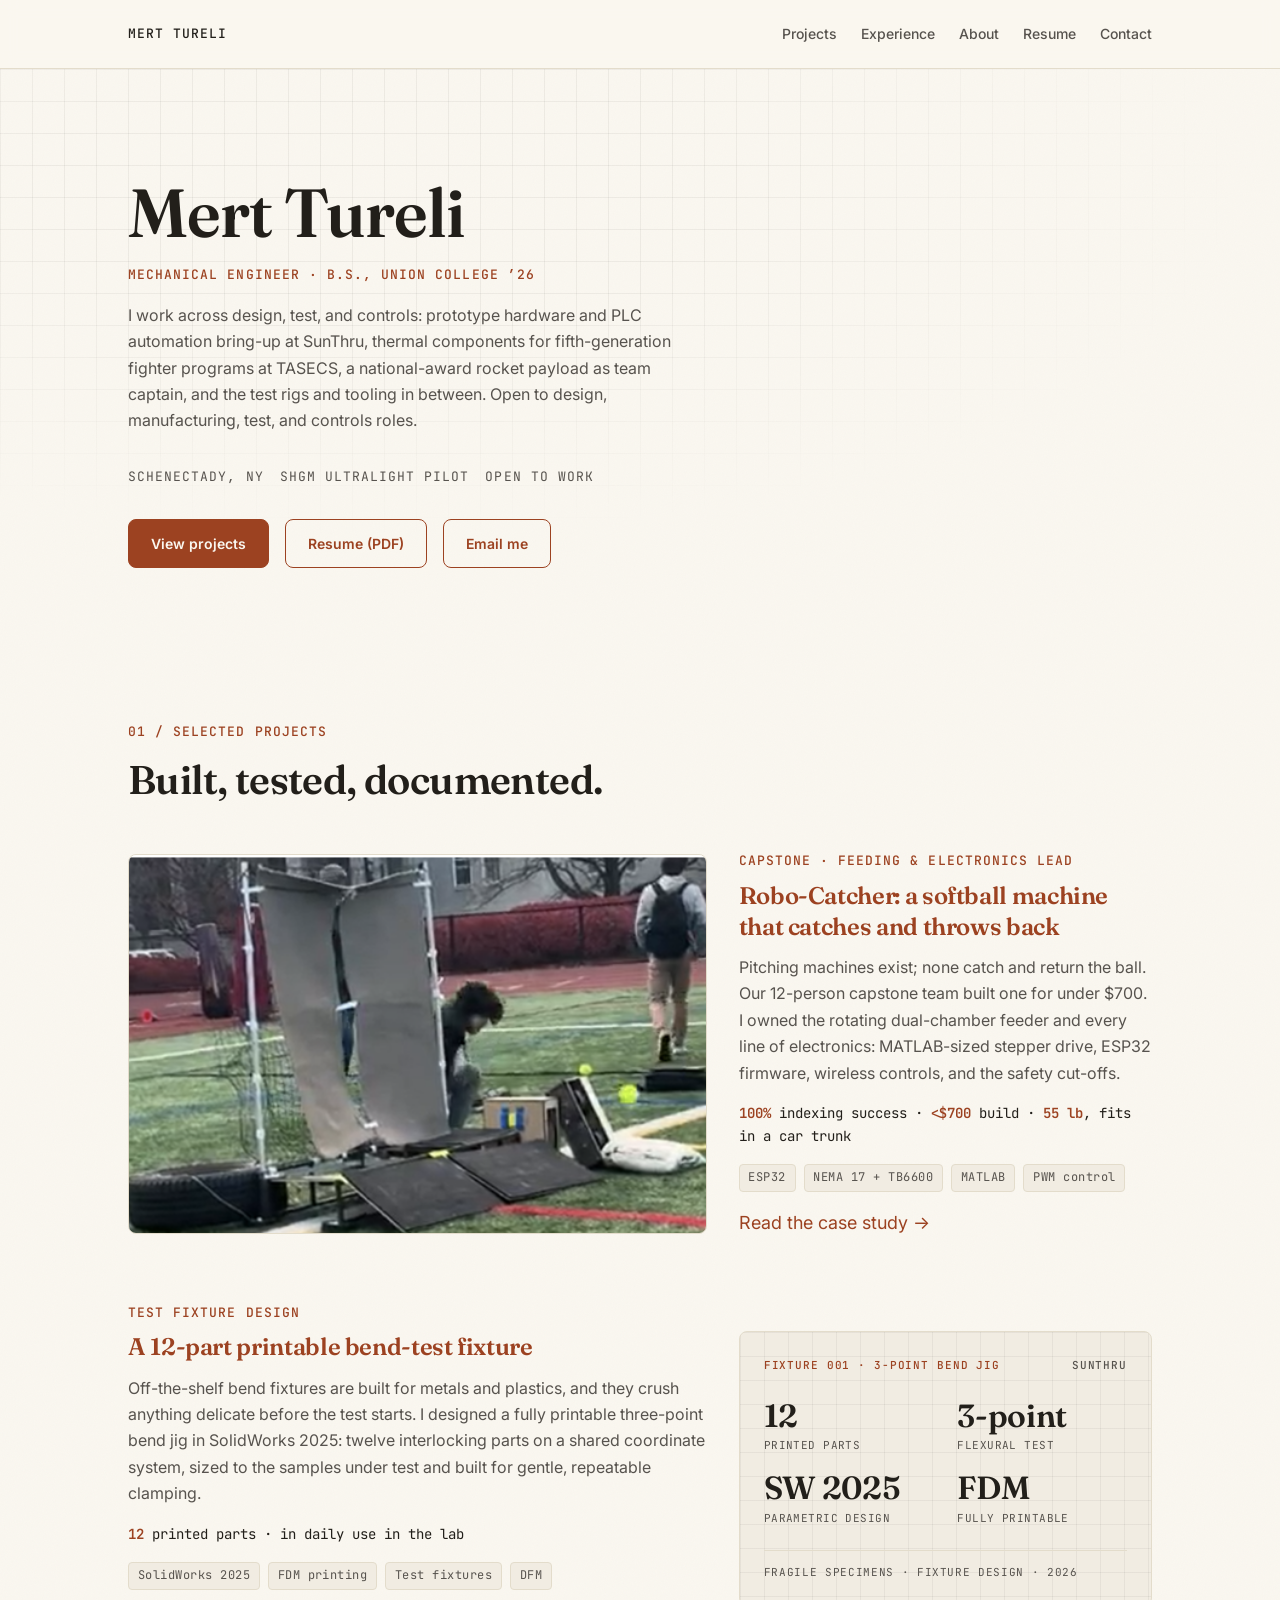
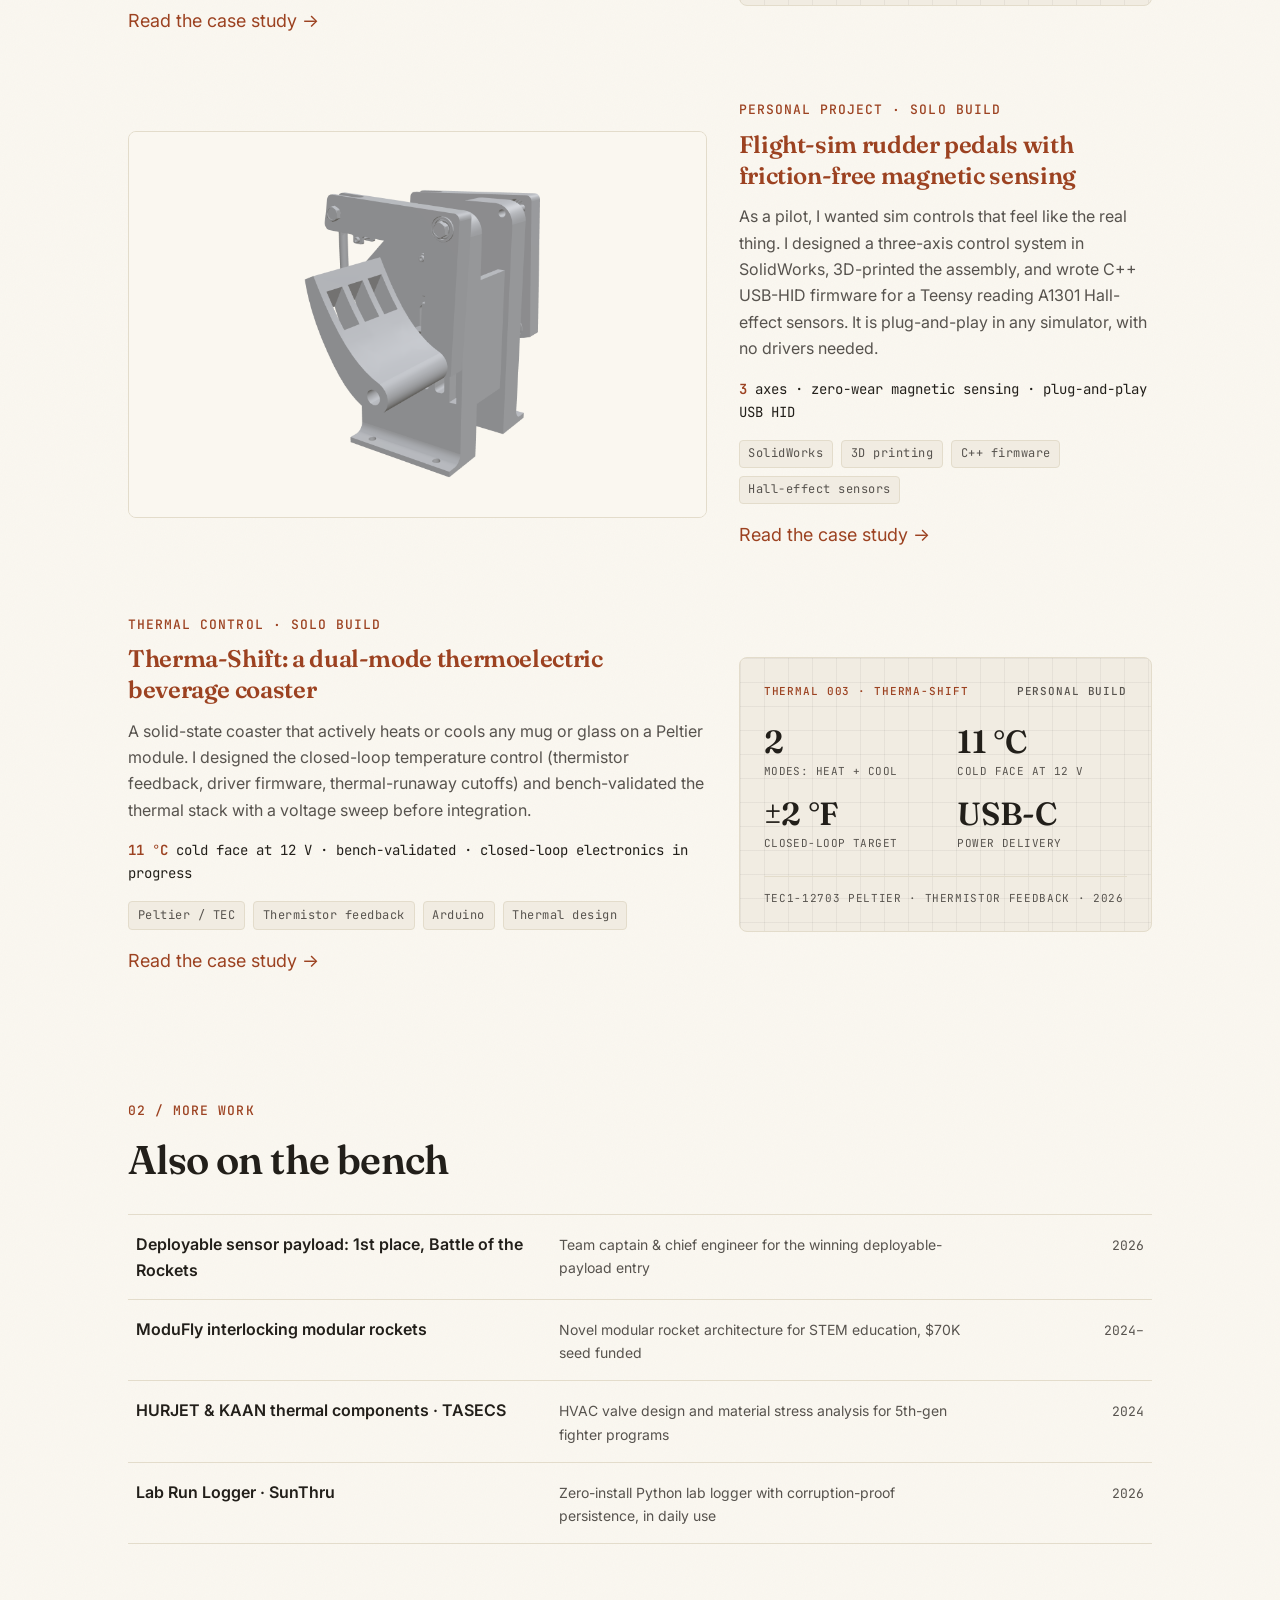
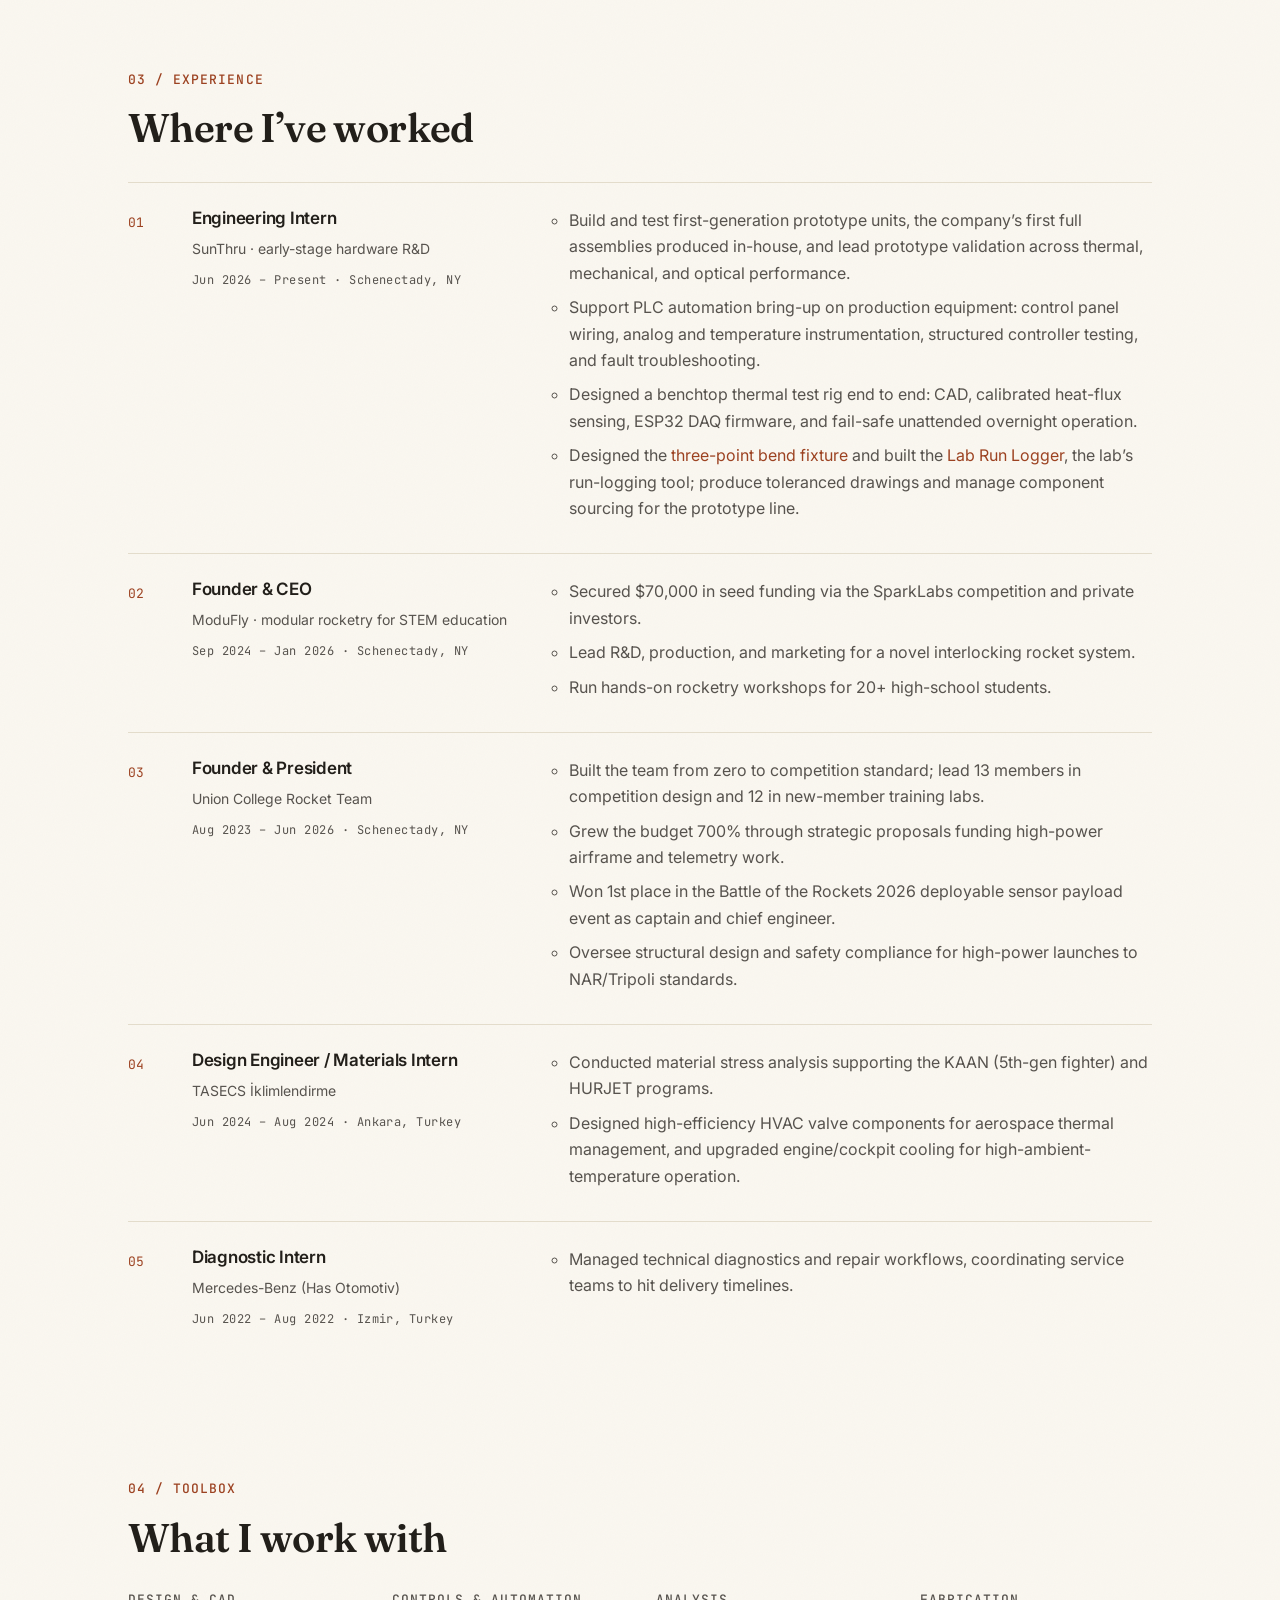
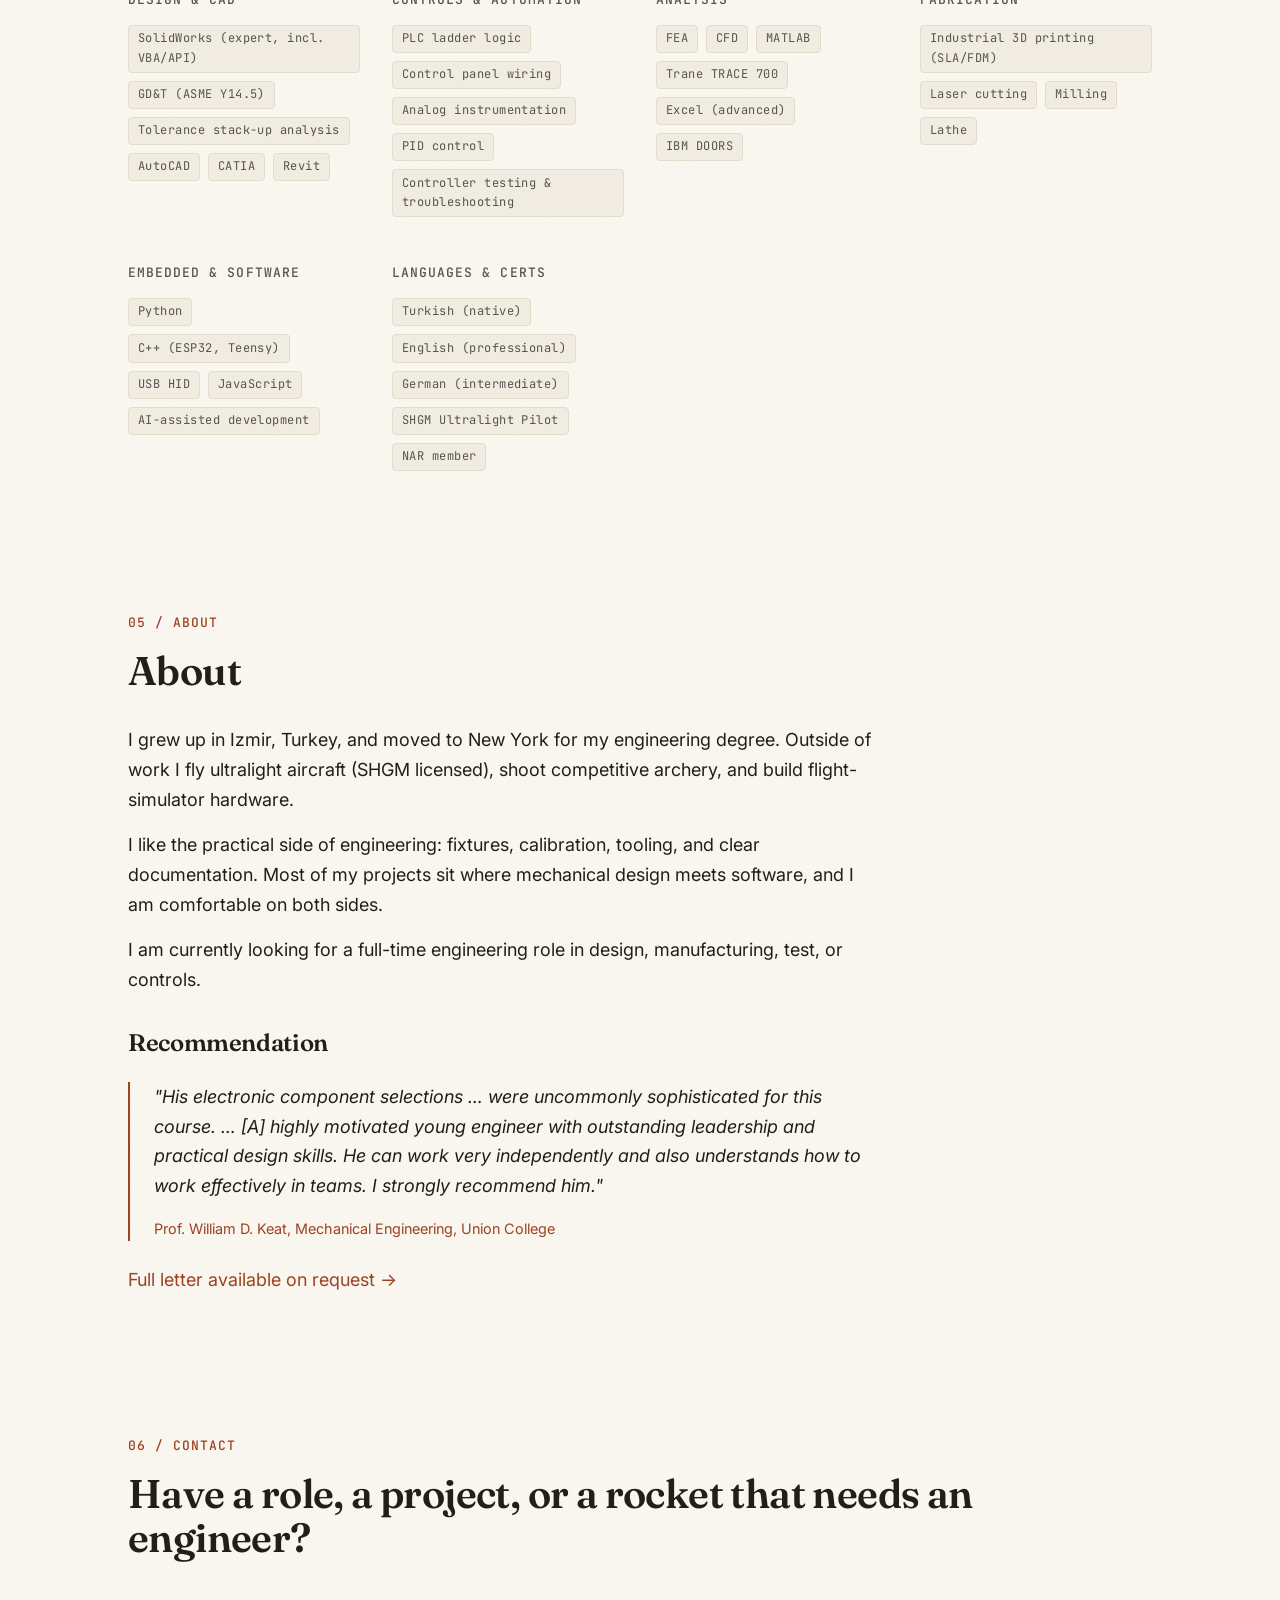
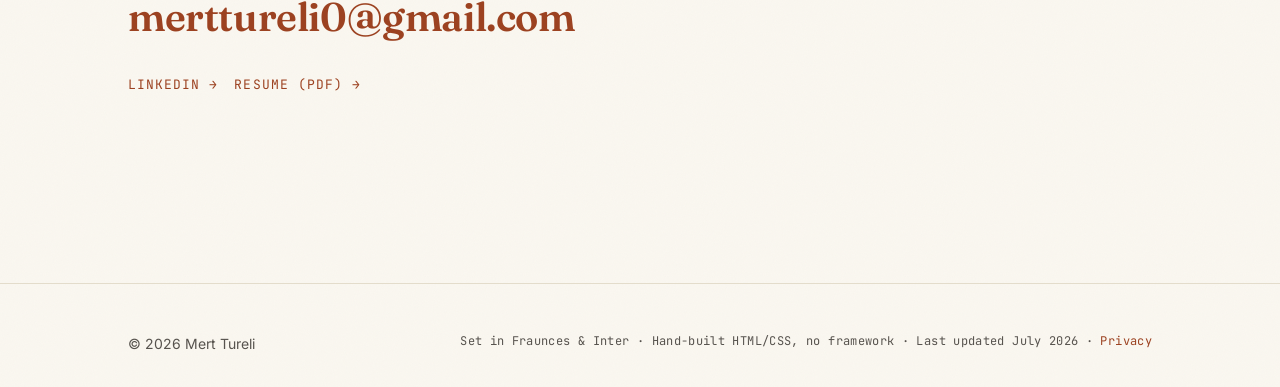
<file: index.html>
<!DOCTYPE html>
<html lang="en">
<head>
  <meta charset="UTF-8">
  <meta name="viewport" content="width=device-width, initial-scale=1.0">
  <title>Mert Tureli · Mechanical Engineer</title>
  <meta name="description" content="Mert Tureli is a mechanical engineer (Union College '26) working across design, test, and controls: prototype hardware, industrial automation, rocketry, and custom test rigs.">

  <meta property="og:title" content="Mert Tureli · Mechanical Engineer">
  <meta property="og:description" content="Mechanical engineer working across design, test, and controls. Portfolio of fixtures, automation, rocketry, and test rigs.">
  <meta property="og:type" content="website">
  <meta property="og:url" content="https://merttureli.github.io/">
  <meta property="og:image" content="https://merttureli.github.io/assets/og-cover.png">

  <link rel="icon" href="data:image/svg+xml,%3Csvg xmlns='http://www.w3.org/2000/svg' viewBox='0 0 64 64'%3E%3Crect width='64' height='64' rx='12' fill='%239C4221'/%3E%3Ctext x='32' y='43' text-anchor='middle' font-family='Georgia,serif' font-size='26' font-weight='600' fill='%23FAF7F0'%3EMT%3C/text%3E%3C/svg%3E">

  <link rel="preconnect" href="https://fonts.googleapis.com">
  <link rel="preconnect" href="https://fonts.gstatic.com" crossorigin>
  <link href="https://fonts.googleapis.com/css2?family=Fraunces:opsz,wght@9..144,400..700&family=Inter:wght@400;500;600&family=JetBrains+Mono:wght@400;500&display=swap" rel="stylesheet">
  <link rel="stylesheet" href="css/style.css">

  <script type="application/ld+json">
  {
    "@context": "https://schema.org",
    "@type": "Person",
    "name": "Mert Tureli",
    "jobTitle": "Mechanical Engineer",
    "alumniOf": "Union College",
    "email": "mailto:merttureli0@gmail.com",
    "sameAs": ["https://www.linkedin.com/in/merttureli"]
  }
  </script>
</head>
<body>

<header class="site-header">
  <div class="container">
    <a class="wordmark" href="#top">Mert Tureli</a>
    <nav class="site-nav" aria-label="Main">
      <a href="#projects">Projects</a>
      <a href="#experience" class="hide-mobile">Experience</a>
      <a href="#about" class="hide-mobile">About</a>
      <a href="assets/Mert-Tureli-Resume.pdf">Resume</a>
      <a href="#contact">Contact</a>
    </nav>
  </div>
</header>

<main id="top">

  <!-- ============ HERO ============ -->
  <section class="hero">
    <div class="container">
      <h1>Mert Tureli</h1>
      <p class="hero-sub">Mechanical Engineer · B.S., Union College ’26</p>
      <p class="intro bio">I work across design, test, and controls: prototype hardware and PLC automation bring-up at SunThru, thermal components for fifth-generation fighter programs at TASECS, a national-award rocket payload as team captain, and the test rigs and tooling in between. Open to design, manufacturing, test, and controls roles.</p>
      <div class="meta-row">
        <span>Schenectady, NY</span>
        <span>SHGM Ultralight Pilot</span>
        <span>Open to work</span>
      </div>
      <div class="hero-actions">
        <a class="btn" href="#projects">View projects</a>
        <a class="btn ghost" href="assets/Mert-Tureli-Resume.pdf">Resume (PDF)</a>
        <a class="btn ghost" href="mailto:merttureli0@gmail.com">Email me</a>
      </div>
    </div>
  </section>

  <!-- ============ FEATURED PROJECTS ============ -->
  <section id="projects">
    <div class="container">
      <span class="label">01 / Selected projects</span>
      <h2>Built, tested, documented.</h2>

      <div class="project-rows" style="margin-top: var(--space-12);">

        <article class="project-row reveal">
          <a class="project-media" href="projects/robo-catcher.html" aria-label="Robo-Catcher case study">
            <img src="assets/img/robocatcher/final-product.png" alt="Robo-Catcher automatic softball catching and return machine, finished build" width="1200" height="800" loading="lazy">
          </a>
          <div class="project-body">
            <span class="label">Capstone · Feeding &amp; electronics lead</span>
            <h3><a href="projects/robo-catcher.html">Robo-Catcher: a softball machine that catches and throws back</a></h3>
            <p>Pitching machines exist; none catch and return the ball. Our 12-person capstone team built one for under $700. I owned the rotating dual-chamber feeder and every line of electronics: MATLAB-sized stepper drive, ESP32 firmware, wireless controls, and the safety cut-offs.</p>
            <span class="metric"><strong>100%</strong> indexing success · <strong>&lt;$700</strong> build · <strong>55 lb</strong>, fits in a car trunk</span>
            <ul class="tags"><li>ESP32</li><li>NEMA 17 + TB6600</li><li>MATLAB</li><li>PWM control</li></ul>
            <a href="projects/robo-catcher.html">Read the case study <span class="arrow">→</span></a>
          </div>
        </article>

        <article class="project-row reveal">
          <a class="project-media spec-card" href="projects/bend-jig.html" aria-label="Bend jig case study">
            <span class="sc-label"><span>Fixture 001 · 3-Point Bend Jig</span><span>SunThru</span></span>
            <span class="sc-stats">
              <span class="sc-stat"><strong>12</strong><small>printed parts</small></span>
              <span class="sc-stat"><strong>3-point</strong><small>flexural test</small></span>
              <span class="sc-stat"><strong>SW 2025</strong><small>parametric design</small></span>
              <span class="sc-stat"><strong>FDM</strong><small>fully printable</small></span>
            </span>
            <span class="sc-foot">Fragile specimens · fixture design · 2026</span>
          </a>
          <div class="project-body">
            <span class="label">Test fixture design</span>
            <h3><a href="projects/bend-jig.html">A 12-part printable bend-test fixture</a></h3>
            <p>Off-the-shelf bend fixtures are built for metals and plastics, and they crush anything delicate before the test starts. I designed a fully printable three-point bend jig in SolidWorks 2025: twelve interlocking parts on a shared coordinate system, sized to the samples under test and built for gentle, repeatable clamping.</p>
            <span class="metric"><strong>12</strong> printed parts · in daily use in the lab</span>
            <ul class="tags"><li>SolidWorks 2025</li><li>FDM printing</li><li>Test fixtures</li><li>DFM</li></ul>
            <a href="projects/bend-jig.html">Read the case study <span class="arrow">→</span></a>
          </div>
        </article>

        <article class="project-row reveal">
          <a class="project-media" href="projects/rudder-pedals.html" aria-label="Rudder pedals case study">
            <img src="assets/img/pedals-hero.png" alt="CAD render of the flight-sim rudder pedal assembly" width="1800" height="1200" loading="lazy">
          </a>
          <div class="project-body">
            <span class="label">Personal project · Solo build</span>
            <h3><a href="projects/rudder-pedals.html">Flight-sim rudder pedals with friction-free magnetic sensing</a></h3>
            <p>As a pilot, I wanted sim controls that feel like the real thing. I designed a three-axis control system in SolidWorks, 3D-printed the assembly, and wrote C++ USB-HID firmware for a Teensy reading A1301 Hall-effect sensors. It is plug-and-play in any simulator, with no drivers needed.</p>
            <span class="metric"><strong>3</strong> axes · zero-wear magnetic sensing · plug-and-play USB HID</span>
            <ul class="tags"><li>SolidWorks</li><li>3D printing</li><li>C++ firmware</li><li>Hall-effect sensors</li></ul>
            <a href="projects/rudder-pedals.html">Read the case study <span class="arrow">→</span></a>
          </div>
        </article>

        <article class="project-row reveal">
          <a class="project-media spec-card" href="projects/therma-shift.html" aria-label="Therma-Shift case study">
            <span class="sc-label"><span>Thermal 003 · Therma-Shift</span><span>Personal build</span></span>
            <span class="sc-stats">
              <span class="sc-stat"><strong>2</strong><small>modes: heat + cool</small></span>
              <span class="sc-stat"><strong>11 °C</strong><small>cold face at 12 V</small></span>
              <span class="sc-stat"><strong>±2 °F</strong><small>closed-loop target</small></span>
              <span class="sc-stat"><strong>USB-C</strong><small>power delivery</small></span>
            </span>
            <span class="sc-foot">TEC1-12703 Peltier · thermistor feedback · 2026</span>
          </a>
          <div class="project-body">
            <span class="label">Thermal control · Solo build</span>
            <h3><a href="projects/therma-shift.html">Therma-Shift: a dual-mode thermoelectric beverage coaster</a></h3>
            <p>A solid-state coaster that actively heats or cools any mug or glass on a Peltier module. I designed the closed-loop temperature control (thermistor feedback, driver firmware, thermal-runaway cutoffs) and bench-validated the thermal stack with a voltage sweep before integration.</p>
            <span class="metric"><strong>11 °C</strong> cold face at 12 V · bench-validated · closed-loop electronics in progress</span>
            <ul class="tags"><li>Peltier / TEC</li><li>Thermistor feedback</li><li>Arduino</li><li>Thermal design</li></ul>
            <a href="projects/therma-shift.html">Read the case study <span class="arrow">→</span></a>
          </div>
        </article>

      </div>
    </div>
  </section>

  <!-- ============ MORE PROJECTS ============ -->
  <section id="more">
    <div class="container">
      <span class="label">02 / More work</span>
      <h2>Also on the bench</h2>
      <ul class="more-list reveal" style="margin-top: var(--space-8);">
        <li><div class="row">
          <span class="title">Deployable sensor payload: 1st place, Battle of the Rockets</span>
          <span class="desc">Team captain &amp; chief engineer for the winning deployable-payload entry</span>
          <span class="year">2026</span>
        </div></li>
        <li><div class="row">
          <span class="title">ModuFly interlocking modular rockets</span>
          <span class="desc">Novel modular rocket architecture for STEM education, $70K seed funded</span>
          <span class="year">2024–</span>
        </div></li>
        <li><div class="row">
          <span class="title">HURJET &amp; KAAN thermal components · TASECS</span>
          <span class="desc">HVAC valve design and material stress analysis for 5th-gen fighter programs</span>
          <span class="year">2024</span>
        </div></li>
        <li><a href="projects/lab-logger.html">
          <span class="title">Lab Run Logger · SunThru</span>
          <span class="desc">Zero-install Python lab logger with corruption-proof persistence, in daily use</span>
          <span class="year">2026</span>
        </a></li>
      </ul>
    </div>
  </section>

  <!-- ============ EXPERIENCE ============ -->
  <section id="experience">
    <div class="container">
      <span class="label">03 / Experience</span>
      <h2>Where I’ve worked</h2>
      <ol class="xp-list reveal" style="margin-top: var(--space-8);">

        <li class="xp">
          <span class="xp-num">01</span>
          <div class="xp-role">
            <h3>Engineering Intern</h3>
            <span class="org">SunThru · early-stage hardware R&amp;D</span>
            <span class="dates">Jun 2026 – Present · Schenectady, NY</span>
          </div>
          <ul>
            <li>Build and test first-generation prototype units, the company’s first full assemblies produced in-house, and lead prototype validation across thermal, mechanical, and optical performance.</li>
            <li>Support PLC automation bring-up on production equipment: control panel wiring, analog and temperature instrumentation, structured controller testing, and fault troubleshooting.</li>
            <li>Designed a benchtop thermal test rig end to end: CAD, calibrated heat-flux sensing, ESP32 DAQ firmware, and fail-safe unattended overnight operation.</li>
            <li>Designed the <a href="projects/bend-jig.html">three-point bend fixture</a> and built the <a href="projects/lab-logger.html">Lab Run Logger</a>, the lab’s run-logging tool; produce toleranced drawings and manage component sourcing for the prototype line.</li>
          </ul>
        </li>

        <li class="xp">
          <span class="xp-num">02</span>
          <div class="xp-role">
            <h3>Founder &amp; CEO</h3>
            <span class="org">ModuFly · modular rocketry for STEM education</span>
            <span class="dates">Sep 2024 – Jan 2026 · Schenectady, NY</span>
          </div>
          <ul>
            <li>Secured $70,000 in seed funding via the SparkLabs competition and private investors.</li>
            <li>Lead R&amp;D, production, and marketing for a novel interlocking rocket system.</li>
            <li>Run hands-on rocketry workshops for 20+ high-school students.</li>
          </ul>
        </li>

        <li class="xp">
          <span class="xp-num">03</span>
          <div class="xp-role">
            <h3>Founder &amp; President</h3>
            <span class="org">Union College Rocket Team</span>
            <span class="dates">Aug 2023 – Jun 2026 · Schenectady, NY</span>
          </div>
          <ul>
            <li>Built the team from zero to competition standard; lead 13 members in competition design and 12 in new-member training labs.</li>
            <li>Grew the budget 700% through strategic proposals funding high-power airframe and telemetry work.</li>
            <li>Won 1st place in the Battle of the Rockets 2026 deployable sensor payload event as captain and chief engineer.</li>
            <li>Oversee structural design and safety compliance for high-power launches to NAR/Tripoli standards.</li>
          </ul>
        </li>

        <li class="xp">
          <span class="xp-num">04</span>
          <div class="xp-role">
            <h3>Design Engineer / Materials Intern</h3>
            <span class="org">TASECS İklimlendirme</span>
            <span class="dates">Jun 2024 – Aug 2024 · Ankara, Turkey</span>
          </div>
          <ul>
            <li>Conducted material stress analysis supporting the KAAN (5th-gen fighter) and HURJET programs.</li>
            <li>Designed high-efficiency HVAC valve components for aerospace thermal management, and upgraded engine/cockpit cooling for high-ambient-temperature operation.</li>
          </ul>
        </li>

        <li class="xp">
          <span class="xp-num">05</span>
          <div class="xp-role">
            <h3>Diagnostic Intern</h3>
            <span class="org">Mercedes-Benz (Has Otomotiv)</span>
            <span class="dates">Jun 2022 – Aug 2022 · Izmir, Turkey</span>
          </div>
          <ul>
            <li>Managed technical diagnostics and repair workflows, coordinating service teams to hit delivery timelines.</li>
          </ul>
        </li>

      </ol>
    </div>
  </section>

  <!-- ============ SKILLS ============ -->
  <section id="skills">
    <div class="container">
      <span class="label">04 / Toolbox</span>
      <h2>What I work with</h2>
      <div class="skills-grid reveal" style="margin-top: var(--space-8);">
        <div>
          <h3>Design &amp; CAD</h3>
          <ul class="tags"><li>SolidWorks (expert, incl. VBA/API)</li><li>GD&amp;T (ASME Y14.5)</li><li>Tolerance stack-up analysis</li><li>AutoCAD</li><li>CATIA</li><li>Revit</li></ul>
        </div>
        <div>
          <h3>Controls &amp; automation</h3>
          <ul class="tags"><li>PLC ladder logic</li><li>Control panel wiring</li><li>Analog instrumentation</li><li>PID control</li><li>Controller testing &amp; troubleshooting</li></ul>
        </div>
        <div>
          <h3>Analysis</h3>
          <ul class="tags"><li>FEA</li><li>CFD</li><li>MATLAB</li><li>Trane TRACE 700</li><li>Excel (advanced)</li><li>IBM DOORS</li></ul>
        </div>
        <div>
          <h3>Fabrication</h3>
          <ul class="tags"><li>Industrial 3D printing (SLA/FDM)</li><li>Laser cutting</li><li>Milling</li><li>Lathe</li></ul>
        </div>
        <div>
          <h3>Embedded &amp; software</h3>
          <ul class="tags"><li>Python</li><li>C++ (ESP32, Teensy)</li><li>USB HID</li><li>JavaScript</li><li>AI-assisted development</li></ul>
        </div>
        <div>
          <h3>Languages &amp; certs</h3>
          <ul class="tags"><li>Turkish (native)</li><li>English (professional)</li><li>German (intermediate)</li><li>SHGM Ultralight Pilot</li><li>NAR member</li></ul>
        </div>
      </div>
    </div>
  </section>

  <!-- ============ ABOUT ============ -->
  <section id="about">
    <div class="container">
      <span class="label">05 / About</span>
      <h2>About</h2>
      <div class="reveal" style="margin-top: var(--space-8); max-width: 68ch;">
        <p>I grew up in Izmir, Turkey, and moved to New York for my engineering degree. Outside of work I fly ultralight aircraft (SHGM licensed), shoot competitive archery, and build flight-simulator hardware.</p>
        <p>I like the practical side of engineering: fixtures, calibration, tooling, and clear documentation. Most of my projects sit where mechanical design meets software, and I am comfortable on both sides.</p>
        <p>I am currently looking for a full-time engineering role in design, manufacturing, test, or controls.</p>
      </div>
      <div class="reveal" style="margin-top: var(--space-8); max-width: 68ch;">
        <h3>Recommendation</h3>
        <blockquote class="rec-quote">
          <p>"His electronic component selections &hellip; were uncommonly sophisticated for this course. &hellip; [A] highly motivated young engineer with outstanding leadership and practical design skills. He can work very independently and also understands how to work effectively in teams. I strongly recommend him."</p>
          <cite>Prof. William D. Keat, Mechanical Engineering, Union College</cite>
        </blockquote>
        <p><a href="mailto:merttureli0@gmail.com?subject=Recommendation%20letter%20request">Full letter available on request <span class="arrow">→</span></a></p>
      </div>
    </div>
  </section>

  <!-- ============ CONTACT ============ -->
  <section id="contact" class="contact">
    <div class="container">
      <span class="label">06 / Contact</span>
      <h2>Have a role, a project, or a rocket that needs an engineer?</h2>
      <p style="margin-top: var(--space-6);"><a class="big-link" href="mailto:merttureli0@gmail.com">merttureli0@gmail.com</a></p>
      <div class="meta-row" style="margin-top: var(--space-6);">
        <a href="https://www.linkedin.com/in/merttureli">LinkedIn <span class="arrow">→</span></a>
        <a href="assets/Mert-Tureli-Resume.pdf">Resume (PDF) <span class="arrow">→</span></a>
      </div>
    </div>
  </section>

</main>

<footer class="site-footer">
  <div class="container">
    <span>© <span id="year">2026</span> Mert Tureli</span>
    <span class="colophon">Set in Fraunces &amp; Inter · Hand-built HTML/CSS, no framework · Last updated July 2026 · <a href="privacy.html">Privacy</a></span>
  </div>
</footer>

<script src="js/analytics-config.js"></script>
<script src="js/main.js"></script>
<script src="js/track.js"></script>
<script src="js/clarity.js"></script>
<script data-goatcounter="https://merttureli.goatcounter.com/count" async src="//gc.zgo.at/count.js"></script>
</body>
</html>
</file>
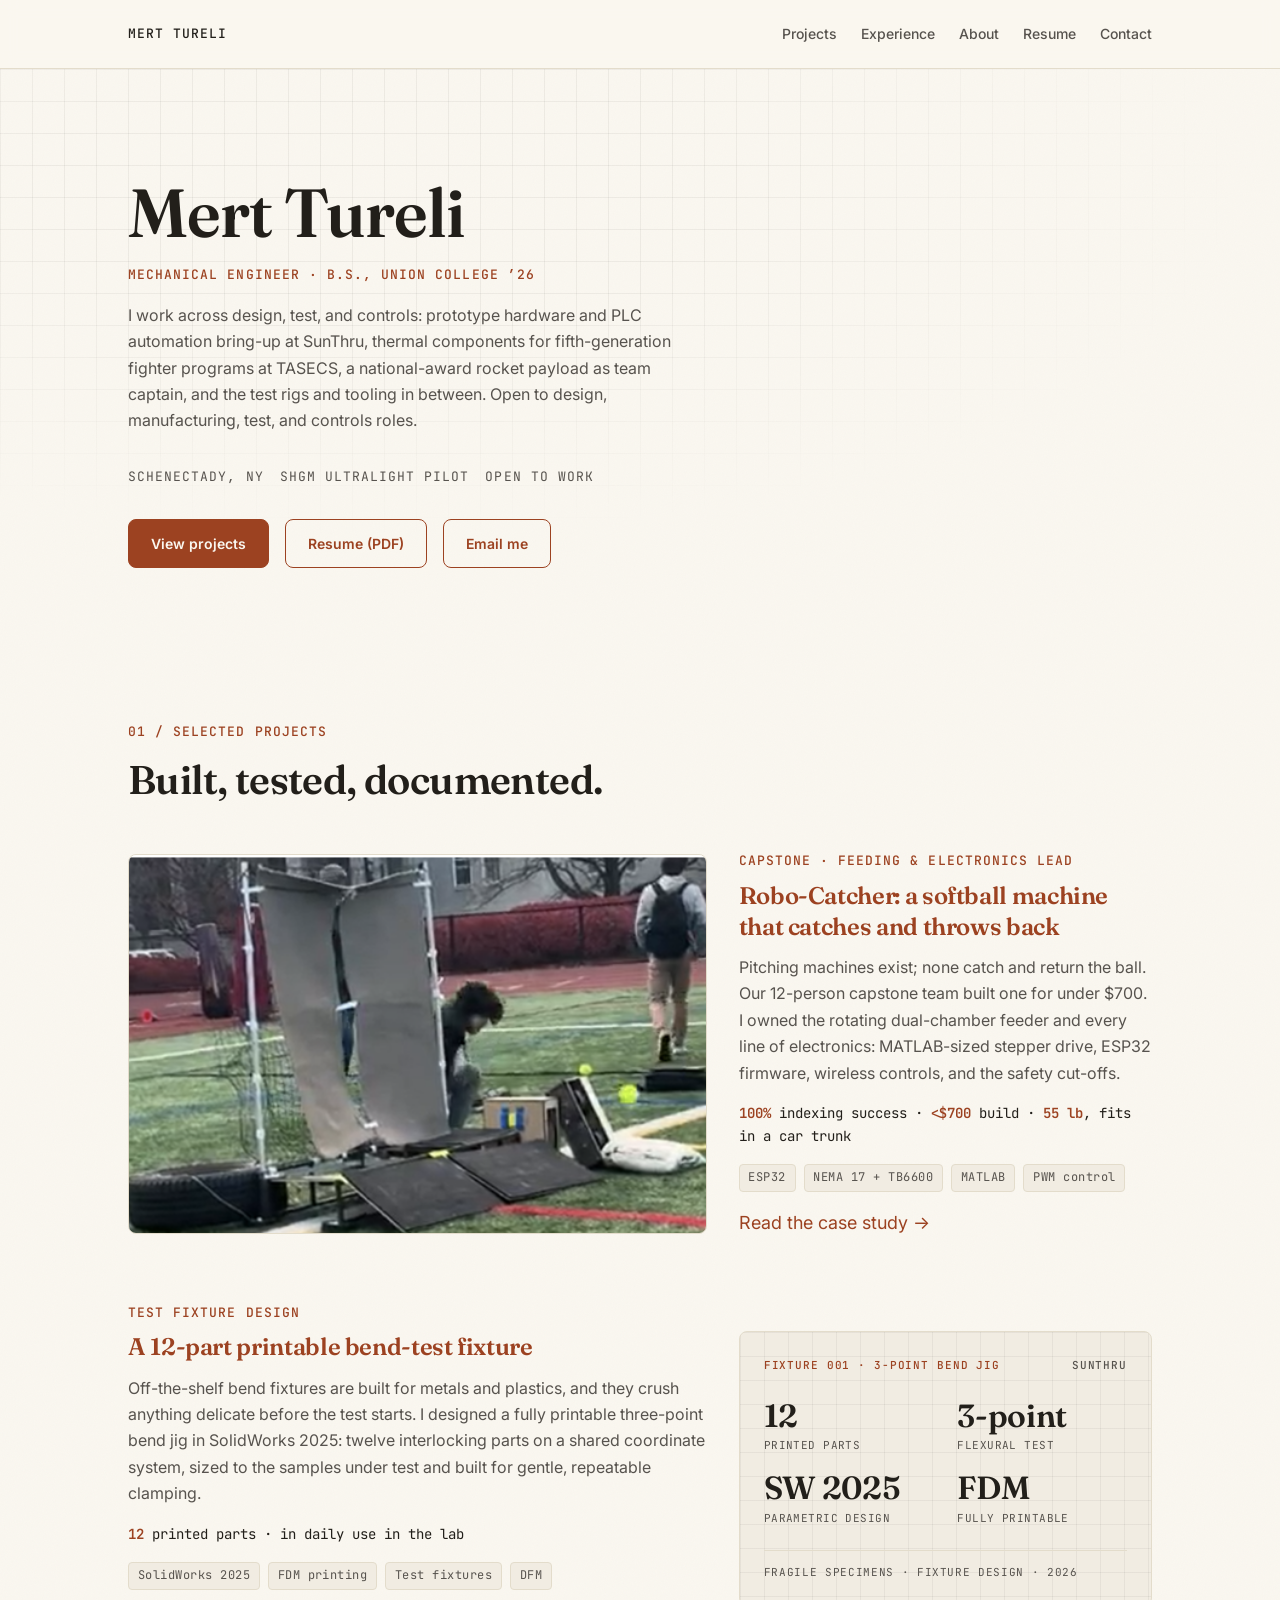
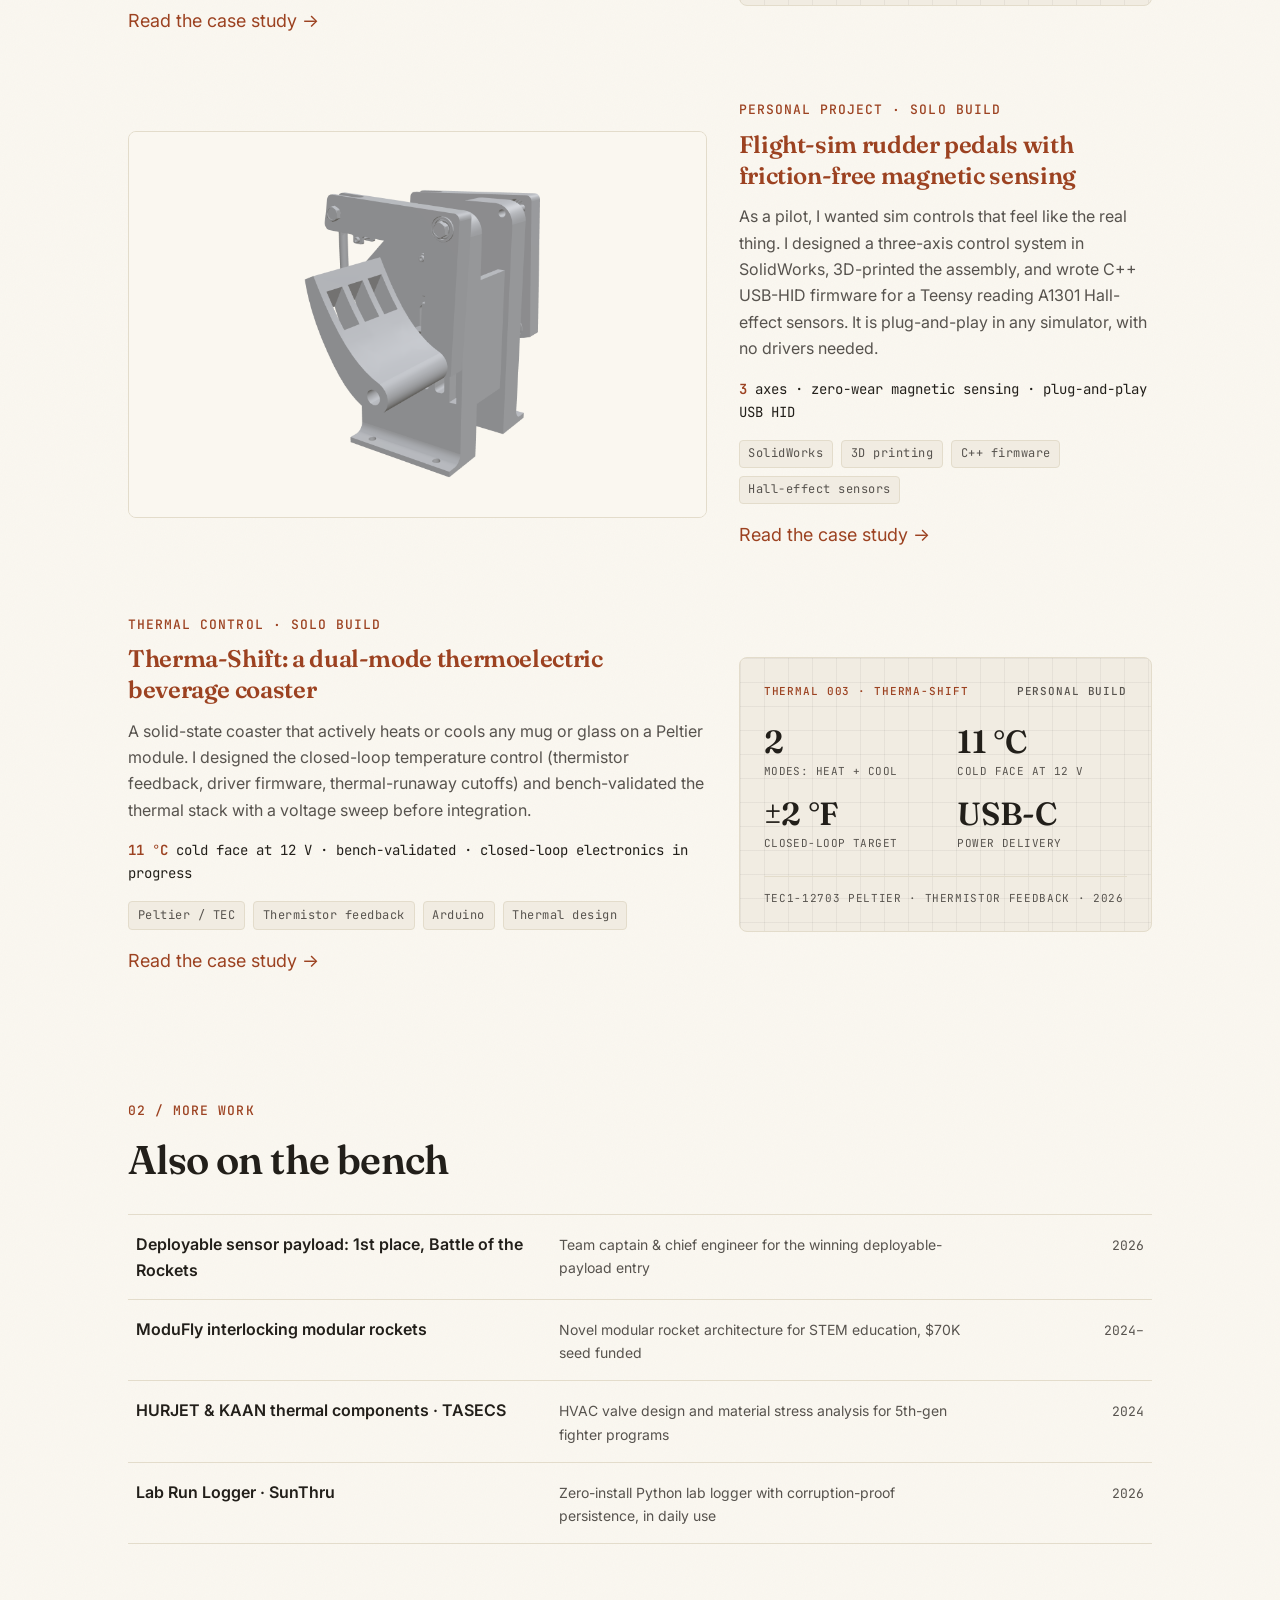
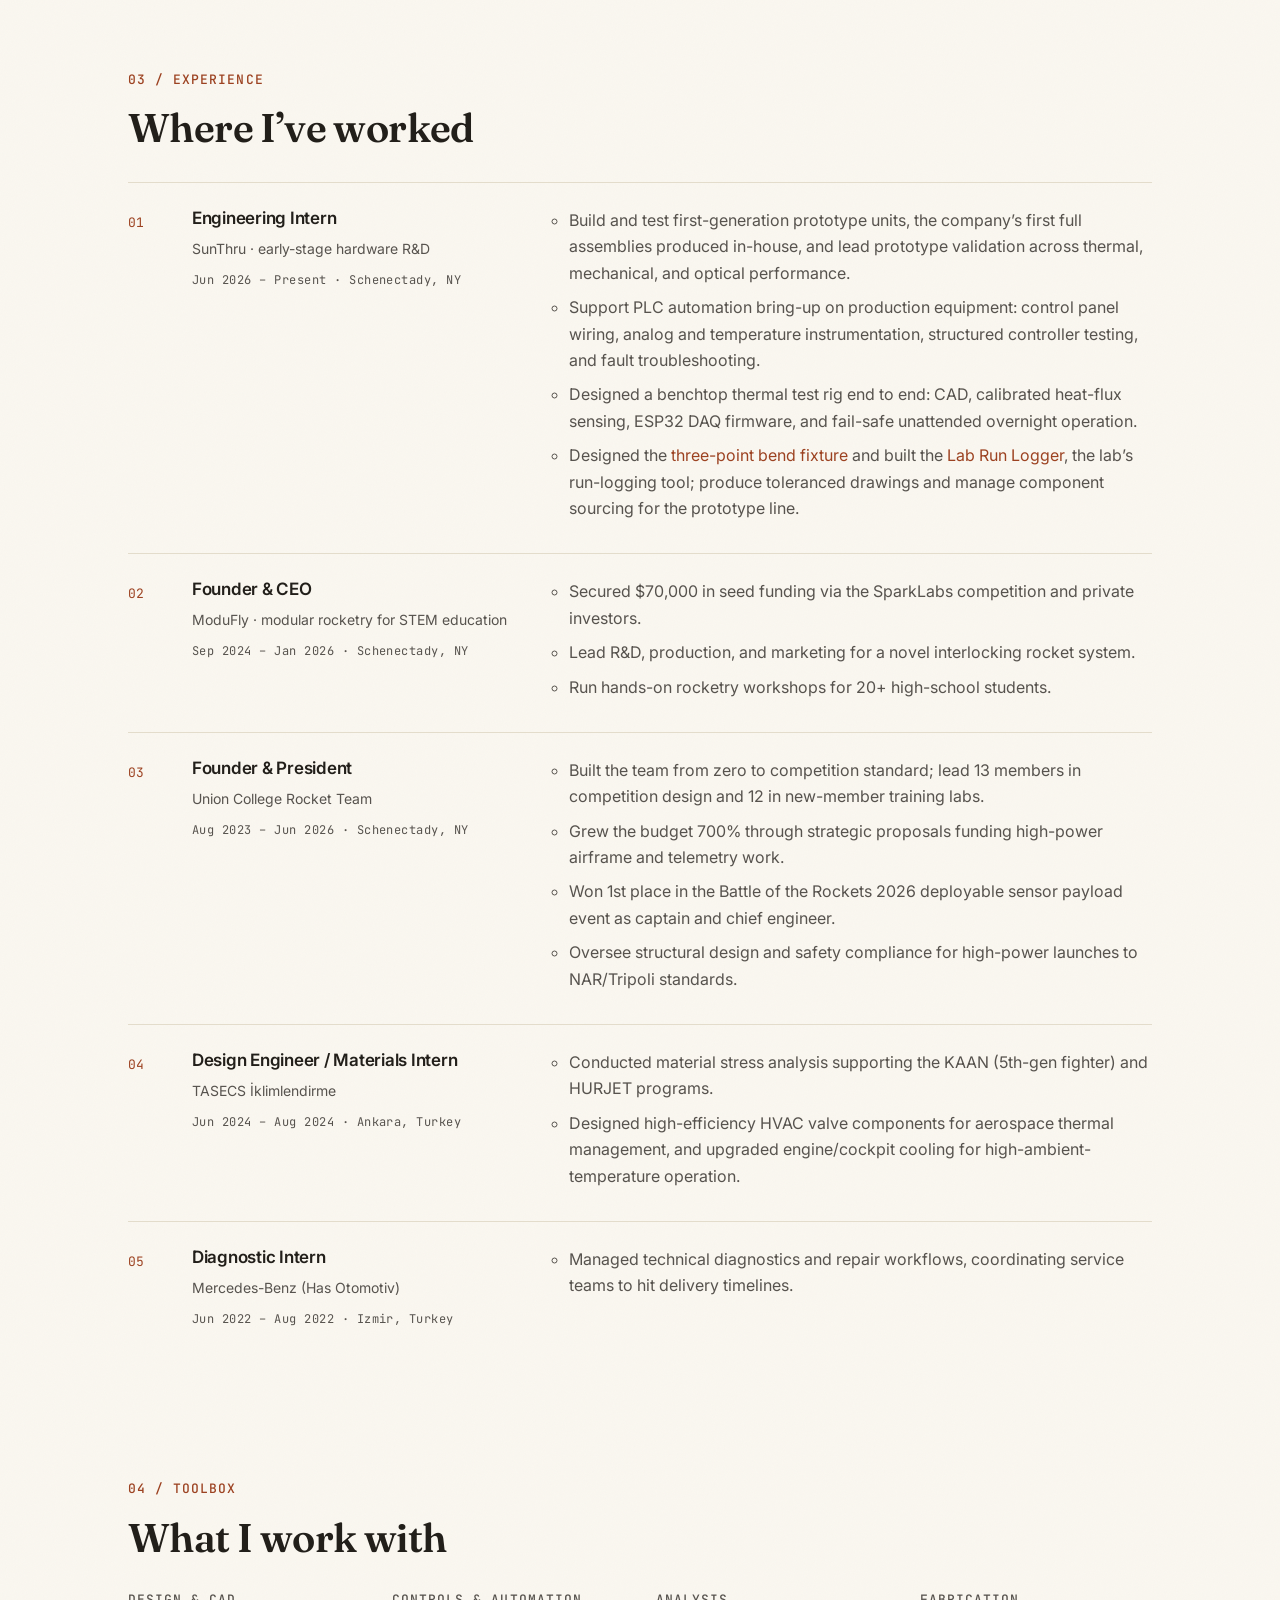
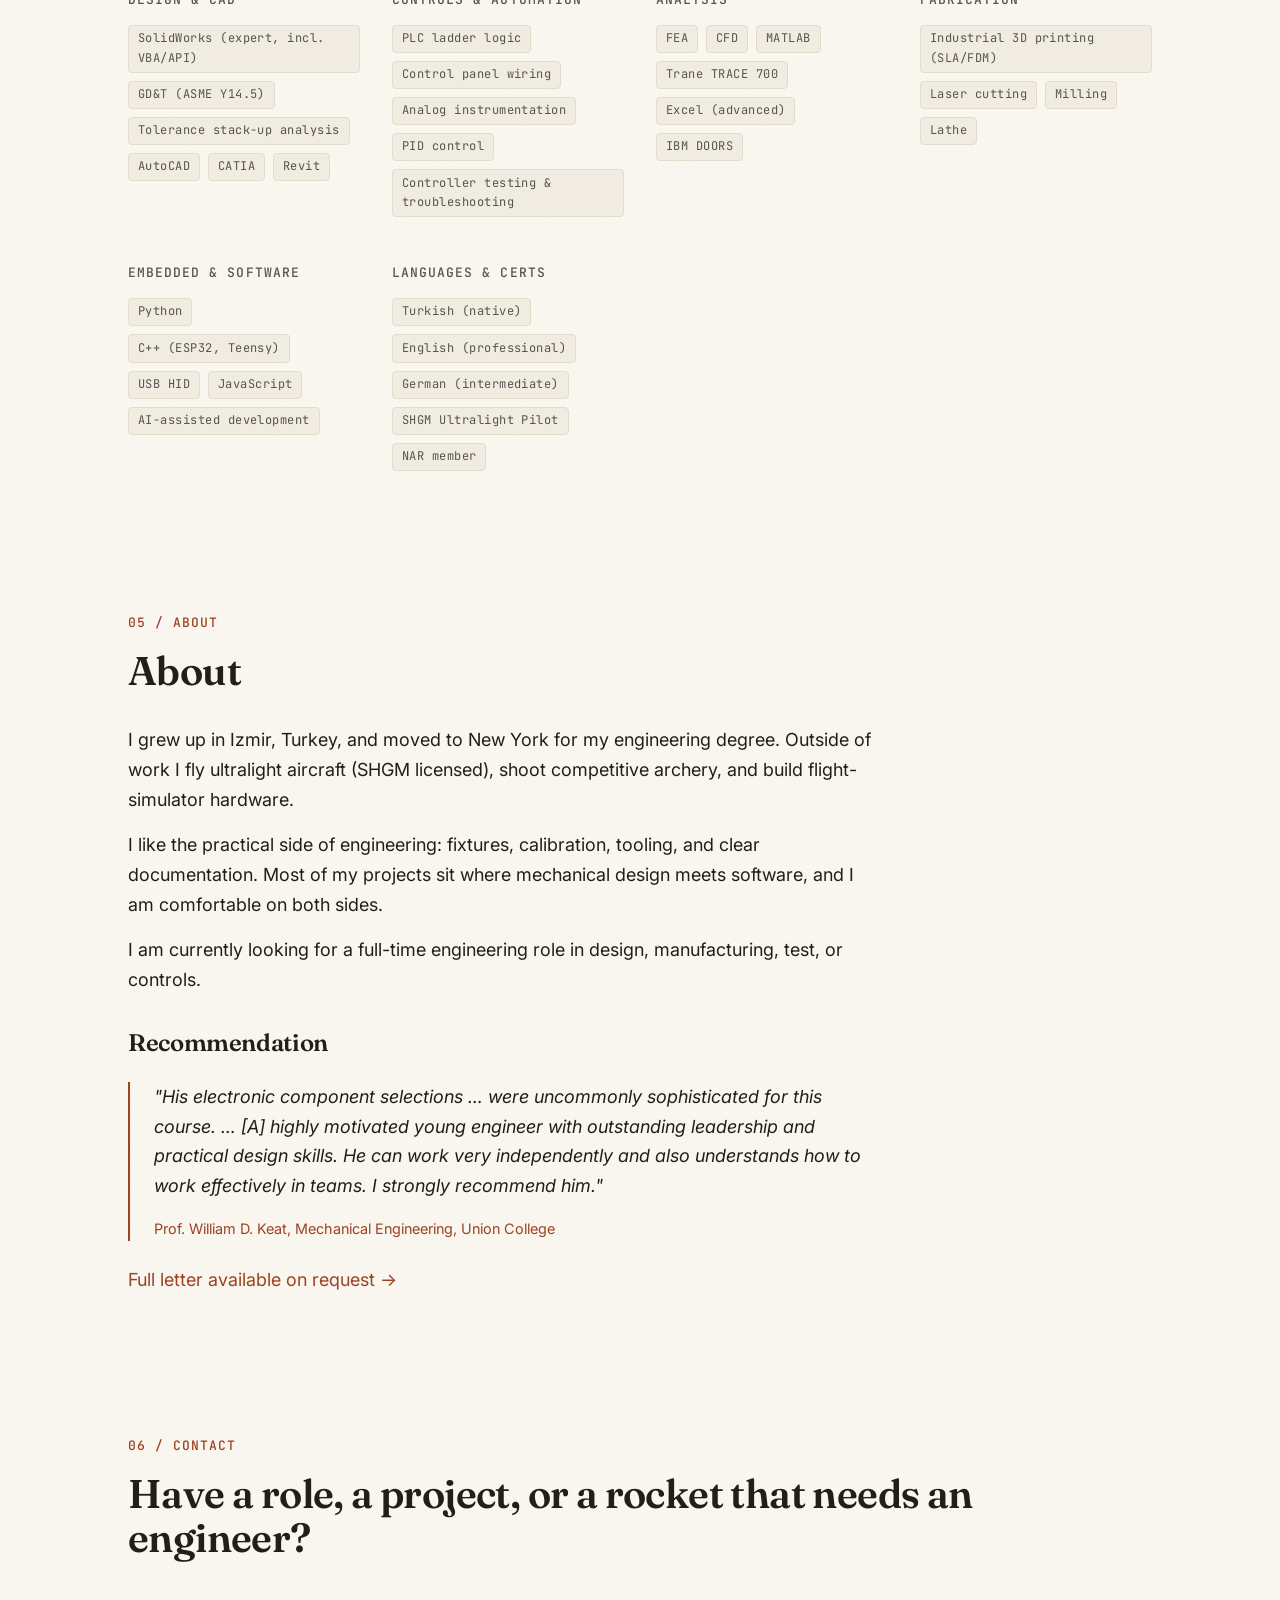
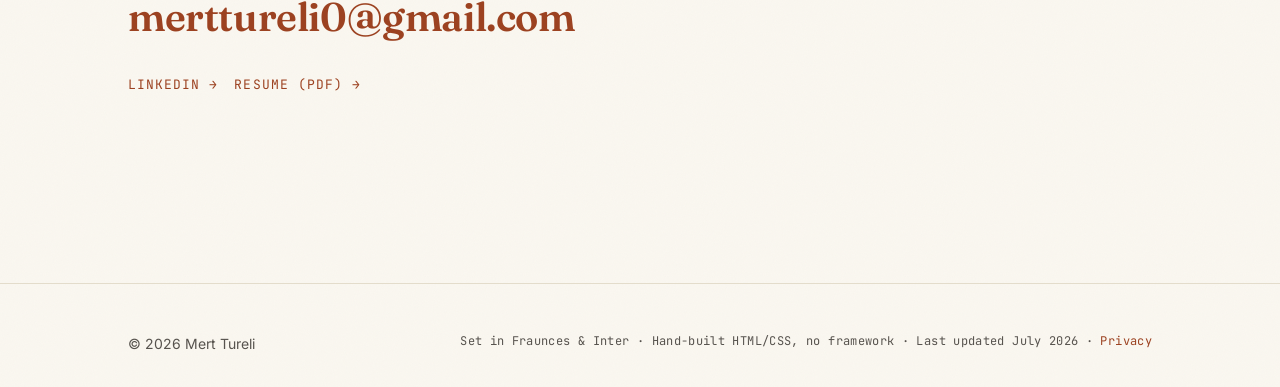
<file: old-portfolio.html>
<!DOCTYPE html>
<html lang="en">
<head>
  <meta charset="UTF-8">
  <meta name="viewport" content="width=device-width, initial-scale=1.0">
  <title>Mert Tureli · Mechanical Engineer</title>
  <meta name="description" content="Mert Tureli is a mechanical engineer (Union College '26) working across design, test, and controls: prototype hardware, industrial automation, rocketry, and custom test rigs.">

  <meta property="og:title" content="Mert Tureli · Mechanical Engineer">
  <meta property="og:description" content="Mechanical engineer working across design, test, and controls. Portfolio of fixtures, automation, rocketry, and test rigs.">
  <meta property="og:type" content="website">
  <meta property="og:url" content="https://merttureli.github.io/">
  <meta property="og:image" content="https://merttureli.github.io/assets/og-cover.png">

  <link rel="icon" href="data:image/svg+xml,%3Csvg xmlns='http://www.w3.org/2000/svg' viewBox='0 0 64 64'%3E%3Crect width='64' height='64' rx='12' fill='%239C4221'/%3E%3Ctext x='32' y='43' text-anchor='middle' font-family='Georgia,serif' font-size='26' font-weight='600' fill='%23FAF7F0'%3EMT%3C/text%3E%3C/svg%3E">

  <link rel="preconnect" href="https://fonts.googleapis.com">
  <link rel="preconnect" href="https://fonts.gstatic.com" crossorigin>
  <link href="https://fonts.googleapis.com/css2?family=Fraunces:opsz,wght@9..144,400..700&family=Inter:wght@400;500;600&family=JetBrains+Mono:wght@400;500&display=swap" rel="stylesheet">
  <link rel="stylesheet" href="css/style.css">

  <script type="application/ld+json">
  {
    "@context": "https://schema.org",
    "@type": "Person",
    "name": "Mert Tureli",
    "jobTitle": "Mechanical Engineer",
    "alumniOf": "Union College",
    "email": "mailto:merttureli0@gmail.com",
    "sameAs": ["https://www.linkedin.com/in/merttureli"]
  }
  </script>
</head>
<body>

<header class="site-header">
  <div class="container">
    <a class="wordmark" href="#top">Mert Tureli</a>
    <nav class="site-nav" aria-label="Main">
      <a href="#projects">Projects</a>
      <a href="#experience" class="hide-mobile">Experience</a>
      <a href="#about" class="hide-mobile">About</a>
      <a href="assets/Mert-Tureli-Resume.pdf">Resume</a>
      <a href="#contact">Contact</a>
    </nav>
  </div>
</header>

<main id="top">

  <!-- ============ HERO ============ -->
  <section class="hero">
    <div class="container">
      <h1>Mert Tureli</h1>
      <p class="hero-sub">Mechanical Engineer · B.S., Union College ’26</p>
      <p class="intro bio">I work across design, test, and controls: prototype hardware and PLC automation bring-up at SunThru, thermal components for fifth-generation fighter programs at TASECS, a national-award rocket payload as team captain, and the test rigs and tooling in between. Open to design, manufacturing, test, and controls roles.</p>
      <div class="meta-row">
        <span>Schenectady, NY</span>
        <span>SHGM Ultralight Pilot</span>
        <span>Open to work</span>
      </div>
      <div class="hero-actions">
        <a class="btn" href="#projects">View projects</a>
        <a class="btn ghost" href="assets/Mert-Tureli-Resume.pdf">Resume (PDF)</a>
        <a class="btn ghost" href="mailto:merttureli0@gmail.com">Email me</a>
      </div>
    </div>
  </section>

  <!-- ============ FEATURED PROJECTS ============ -->
  <section id="projects">
    <div class="container">
      <span class="label">01 / Selected projects</span>
      <h2>Built, tested, documented.</h2>

      <div class="project-rows" style="margin-top: var(--space-12);">

        <article class="project-row reveal">
          <a class="project-media" href="projects/robo-catcher.html" aria-label="Robo-Catcher case study">
            <img src="assets/img/robocatcher/final-product.png" alt="Robo-Catcher automatic softball catching and return machine, finished build" width="1200" height="800" loading="lazy">
          </a>
          <div class="project-body">
            <span class="label">Capstone · Feeding &amp; electronics lead</span>
            <h3><a href="projects/robo-catcher.html">Robo-Catcher: a softball machine that catches and throws back</a></h3>
            <p>Pitching machines exist; none catch and return the ball. Our 12-person capstone team built one for under $700. I owned the rotating dual-chamber feeder and every line of electronics: MATLAB-sized stepper drive, ESP32 firmware, wireless controls, and the safety cut-offs.</p>
            <span class="metric"><strong>100%</strong> indexing success · <strong>&lt;$700</strong> build · <strong>55 lb</strong>, fits in a car trunk</span>
            <ul class="tags"><li>ESP32</li><li>NEMA 17 + TB6600</li><li>MATLAB</li><li>PWM control</li></ul>
            <a href="projects/robo-catcher.html">Read the case study <span class="arrow">→</span></a>
          </div>
        </article>

        <article class="project-row reveal">
          <a class="project-media spec-card" href="projects/bend-jig.html" aria-label="Bend jig case study">
            <span class="sc-label"><span>Fixture 001 · 3-Point Bend Jig</span><span>SunThru</span></span>
            <span class="sc-stats">
              <span class="sc-stat"><strong>12</strong><small>printed parts</small></span>
              <span class="sc-stat"><strong>3-point</strong><small>flexural test</small></span>
              <span class="sc-stat"><strong>SW 2025</strong><small>parametric design</small></span>
              <span class="sc-stat"><strong>FDM</strong><small>fully printable</small></span>
            </span>
            <span class="sc-foot">Fragile specimens · fixture design · 2026</span>
          </a>
          <div class="project-body">
            <span class="label">Test fixture design</span>
            <h3><a href="projects/bend-jig.html">A 12-part printable bend-test fixture</a></h3>
            <p>Off-the-shelf bend fixtures are built for metals and plastics, and they crush anything delicate before the test starts. I designed a fully printable three-point bend jig in SolidWorks 2025: twelve interlocking parts on a shared coordinate system, sized to the samples under test and built for gentle, repeatable clamping.</p>
            <span class="metric"><strong>12</strong> printed parts · in daily use in the lab</span>
            <ul class="tags"><li>SolidWorks 2025</li><li>FDM printing</li><li>Test fixtures</li><li>DFM</li></ul>
            <a href="projects/bend-jig.html">Read the case study <span class="arrow">→</span></a>
          </div>
        </article>

        <article class="project-row reveal">
          <a class="project-media" href="projects/rudder-pedals.html" aria-label="Rudder pedals case study">
            <img src="assets/img/pedals-hero.png" alt="CAD render of the flight-sim rudder pedal assembly" width="1800" height="1200" loading="lazy">
          </a>
          <div class="project-body">
            <span class="label">Personal project · Solo build</span>
            <h3><a href="projects/rudder-pedals.html">Flight-sim rudder pedals with friction-free magnetic sensing</a></h3>
            <p>As a pilot, I wanted sim controls that feel like the real thing. I designed a three-axis control system in SolidWorks, 3D-printed the assembly, and wrote C++ USB-HID firmware for a Teensy reading A1301 Hall-effect sensors. It is plug-and-play in any simulator, with no drivers needed.</p>
            <span class="metric"><strong>3</strong> axes · zero-wear magnetic sensing · plug-and-play USB HID</span>
            <ul class="tags"><li>SolidWorks</li><li>3D printing</li><li>C++ firmware</li><li>Hall-effect sensors</li></ul>
            <a href="projects/rudder-pedals.html">Read the case study <span class="arrow">→</span></a>
          </div>
        </article>

        <article class="project-row reveal">
          <a class="project-media spec-card" href="projects/therma-shift.html" aria-label="Therma-Shift case study">
            <span class="sc-label"><span>Thermal 003 · Therma-Shift</span><span>Personal build</span></span>
            <span class="sc-stats">
              <span class="sc-stat"><strong>2</strong><small>modes: heat + cool</small></span>
              <span class="sc-stat"><strong>11 °C</strong><small>cold face at 12 V</small></span>
              <span class="sc-stat"><strong>±2 °F</strong><small>closed-loop target</small></span>
              <span class="sc-stat"><strong>USB-C</strong><small>power delivery</small></span>
            </span>
            <span class="sc-foot">TEC1-12703 Peltier · thermistor feedback · 2026</span>
          </a>
          <div class="project-body">
            <span class="label">Thermal control · Solo build</span>
            <h3><a href="projects/therma-shift.html">Therma-Shift: a dual-mode thermoelectric beverage coaster</a></h3>
            <p>A solid-state coaster that actively heats or cools any mug or glass on a Peltier module. I designed the closed-loop temperature control (thermistor feedback, driver firmware, thermal-runaway cutoffs) and bench-validated the thermal stack with a voltage sweep before integration.</p>
            <span class="metric"><strong>11 °C</strong> cold face at 12 V · bench-validated · closed-loop electronics in progress</span>
            <ul class="tags"><li>Peltier / TEC</li><li>Thermistor feedback</li><li>Arduino</li><li>Thermal design</li></ul>
            <a href="projects/therma-shift.html">Read the case study <span class="arrow">→</span></a>
          </div>
        </article>

      </div>
    </div>
  </section>

  <!-- ============ MORE PROJECTS ============ -->
  <section id="more">
    <div class="container">
      <span class="label">02 / More work</span>
      <h2>Also on the bench</h2>
      <ul class="more-list reveal" style="margin-top: var(--space-8);">
        <li><div class="row">
          <span class="title">Deployable sensor payload: 1st place, Battle of the Rockets</span>
          <span class="desc">Team captain &amp; chief engineer for the winning deployable-payload entry</span>
          <span class="year">2026</span>
        </div></li>
        <li><div class="row">
          <span class="title">ModuFly interlocking modular rockets</span>
          <span class="desc">Novel modular rocket architecture for STEM education, $70K seed funded</span>
          <span class="year">2024–</span>
        </div></li>
        <li><div class="row">
          <span class="title">HURJET &amp; KAAN thermal components · TASECS</span>
          <span class="desc">HVAC valve design and material stress analysis for 5th-gen fighter programs</span>
          <span class="year">2024</span>
        </div></li>
        <li><a href="projects/lab-logger.html">
          <span class="title">Lab Run Logger · SunThru</span>
          <span class="desc">Zero-install Python lab logger with corruption-proof persistence, in daily use</span>
          <span class="year">2026</span>
        </a></li>
      </ul>
    </div>
  </section>

  <!-- ============ EXPERIENCE ============ -->
  <section id="experience">
    <div class="container">
      <span class="label">03 / Experience</span>
      <h2>Where I’ve worked</h2>
      <ol class="xp-list reveal" style="margin-top: var(--space-8);">

        <li class="xp">
          <span class="xp-num">01</span>
          <div class="xp-role">
            <h3>Engineering Intern</h3>
            <span class="org">SunThru · early-stage hardware R&amp;D</span>
            <span class="dates">Jun 2026 – Present · Schenectady, NY</span>
          </div>
          <ul>
            <li>Build and test first-generation prototype units, the company’s first full assemblies produced in-house, and lead prototype validation across thermal, mechanical, and optical performance.</li>
            <li>Support PLC automation bring-up on production equipment: control panel wiring, analog and temperature instrumentation, structured controller testing, and fault troubleshooting.</li>
            <li>Designed a benchtop thermal test rig end to end: CAD, calibrated heat-flux sensing, ESP32 DAQ firmware, and fail-safe unattended overnight operation.</li>
            <li>Designed the <a href="projects/bend-jig.html">three-point bend fixture</a> and built the <a href="projects/lab-logger.html">Lab Run Logger</a>, the lab’s run-logging tool; produce toleranced drawings and manage component sourcing for the prototype line.</li>
          </ul>
        </li>

        <li class="xp">
          <span class="xp-num">02</span>
          <div class="xp-role">
            <h3>Founder &amp; CEO</h3>
            <span class="org">ModuFly · modular rocketry for STEM education</span>
            <span class="dates">Sep 2024 – Jan 2026 · Schenectady, NY</span>
          </div>
          <ul>
            <li>Secured $70,000 in seed funding via the SparkLabs competition and private investors.</li>
            <li>Lead R&amp;D, production, and marketing for a novel interlocking rocket system.</li>
            <li>Run hands-on rocketry workshops for 20+ high-school students.</li>
          </ul>
        </li>

        <li class="xp">
          <span class="xp-num">03</span>
          <div class="xp-role">
            <h3>Founder &amp; President</h3>
            <span class="org">Union College Rocket Team</span>
            <span class="dates">Aug 2023 – Jun 2026 · Schenectady, NY</span>
          </div>
          <ul>
            <li>Built the team from zero to competition standard; lead 13 members in competition design and 12 in new-member training labs.</li>
            <li>Grew the budget 700% through strategic proposals funding high-power airframe and telemetry work.</li>
            <li>Won 1st place in the Battle of the Rockets 2026 deployable sensor payload event as captain and chief engineer.</li>
            <li>Oversee structural design and safety compliance for high-power launches to NAR/Tripoli standards.</li>
          </ul>
        </li>

        <li class="xp">
          <span class="xp-num">04</span>
          <div class="xp-role">
            <h3>Design Engineer / Materials Intern</h3>
            <span class="org">TASECS İklimlendirme</span>
            <span class="dates">Jun 2024 – Aug 2024 · Ankara, Turkey</span>
          </div>
          <ul>
            <li>Conducted material stress analysis supporting the KAAN (5th-gen fighter) and HURJET programs.</li>
            <li>Designed high-efficiency HVAC valve components for aerospace thermal management, and upgraded engine/cockpit cooling for high-ambient-temperature operation.</li>
          </ul>
        </li>

        <li class="xp">
          <span class="xp-num">05</span>
          <div class="xp-role">
            <h3>Diagnostic Intern</h3>
            <span class="org">Mercedes-Benz (Has Otomotiv)</span>
            <span class="dates">Jun 2022 – Aug 2022 · Izmir, Turkey</span>
          </div>
          <ul>
            <li>Managed technical diagnostics and repair workflows, coordinating service teams to hit delivery timelines.</li>
          </ul>
        </li>

      </ol>
    </div>
  </section>

  <!-- ============ SKILLS ============ -->
  <section id="skills">
    <div class="container">
      <span class="label">04 / Toolbox</span>
      <h2>What I work with</h2>
      <div class="skills-grid reveal" style="margin-top: var(--space-8);">
        <div>
          <h3>Design &amp; CAD</h3>
          <ul class="tags"><li>SolidWorks (expert, incl. VBA/API)</li><li>GD&amp;T (ASME Y14.5)</li><li>Tolerance stack-up analysis</li><li>AutoCAD</li><li>CATIA</li><li>Revit</li></ul>
        </div>
        <div>
          <h3>Controls &amp; automation</h3>
          <ul class="tags"><li>PLC ladder logic</li><li>Control panel wiring</li><li>Analog instrumentation</li><li>PID control</li><li>Controller testing &amp; troubleshooting</li></ul>
        </div>
        <div>
          <h3>Analysis</h3>
          <ul class="tags"><li>FEA</li><li>CFD</li><li>MATLAB</li><li>Trane TRACE 700</li><li>Excel (advanced)</li><li>IBM DOORS</li></ul>
        </div>
        <div>
          <h3>Fabrication</h3>
          <ul class="tags"><li>Industrial 3D printing (SLA/FDM)</li><li>Laser cutting</li><li>Milling</li><li>Lathe</li></ul>
        </div>
        <div>
          <h3>Embedded &amp; software</h3>
          <ul class="tags"><li>Python</li><li>C++ (ESP32, Teensy)</li><li>USB HID</li><li>JavaScript</li><li>AI-assisted development</li></ul>
        </div>
        <div>
          <h3>Languages &amp; certs</h3>
          <ul class="tags"><li>Turkish (native)</li><li>English (professional)</li><li>German (intermediate)</li><li>SHGM Ultralight Pilot</li><li>NAR member</li></ul>
        </div>
      </div>
    </div>
  </section>

  <!-- ============ ABOUT ============ -->
  <section id="about">
    <div class="container">
      <span class="label">05 / About</span>
      <h2>About</h2>
      <div class="reveal" style="margin-top: var(--space-8); max-width: 68ch;">
        <p>I grew up in Izmir, Turkey, and moved to New York for my engineering degree. Outside of work I fly ultralight aircraft (SHGM licensed), shoot competitive archery, and build flight-simulator hardware.</p>
        <p>I like the practical side of engineering: fixtures, calibration, tooling, and clear documentation. Most of my projects sit where mechanical design meets software, and I am comfortable on both sides.</p>
        <p>I am currently looking for a full-time engineering role in design, manufacturing, test, or controls.</p>
      </div>
      <div class="reveal" style="margin-top: var(--space-8); max-width: 68ch;">
        <h3>Recommendation</h3>
        <blockquote class="rec-quote">
          <p>"His electronic component selections &hellip; were uncommonly sophisticated for this course. &hellip; [A] highly motivated young engineer with outstanding leadership and practical design skills. He can work very independently and also understands how to work effectively in teams. I strongly recommend him."</p>
          <cite>Prof. William D. Keat, Mechanical Engineering, Union College</cite>
        </blockquote>
        <p><a href="mailto:merttureli0@gmail.com?subject=Recommendation%20letter%20request">Full letter available on request <span class="arrow">→</span></a></p>
      </div>
    </div>
  </section>

  <!-- ============ CONTACT ============ -->
  <section id="contact" class="contact">
    <div class="container">
      <span class="label">06 / Contact</span>
      <h2>Have a role, a project, or a rocket that needs an engineer?</h2>
      <p style="margin-top: var(--space-6);"><a class="big-link" href="mailto:merttureli0@gmail.com">merttureli0@gmail.com</a></p>
      <div class="meta-row" style="margin-top: var(--space-6);">
        <a href="https://www.linkedin.com/in/merttureli">LinkedIn <span class="arrow">→</span></a>
        <a href="assets/Mert-Tureli-Resume.pdf">Resume (PDF) <span class="arrow">→</span></a>
      </div>
    </div>
  </section>

</main>

<footer class="site-footer">
  <div class="container">
    <span>© <span id="year">2026</span> Mert Tureli</span>
    <span class="colophon">Set in Fraunces &amp; Inter · Hand-built HTML/CSS, no framework · Last updated July 2026 · <a href="privacy.html">Privacy</a></span>
  </div>
</footer>

<script src="js/analytics-config.js"></script>
<script src="js/main.js"></script>
<script src="js/track.js"></script>
<script src="js/clarity.js"></script>
<script data-goatcounter="https://merttureli.goatcounter.com/count" async src="//gc.zgo.at/count.js"></script>
</body>
</html>
</file>
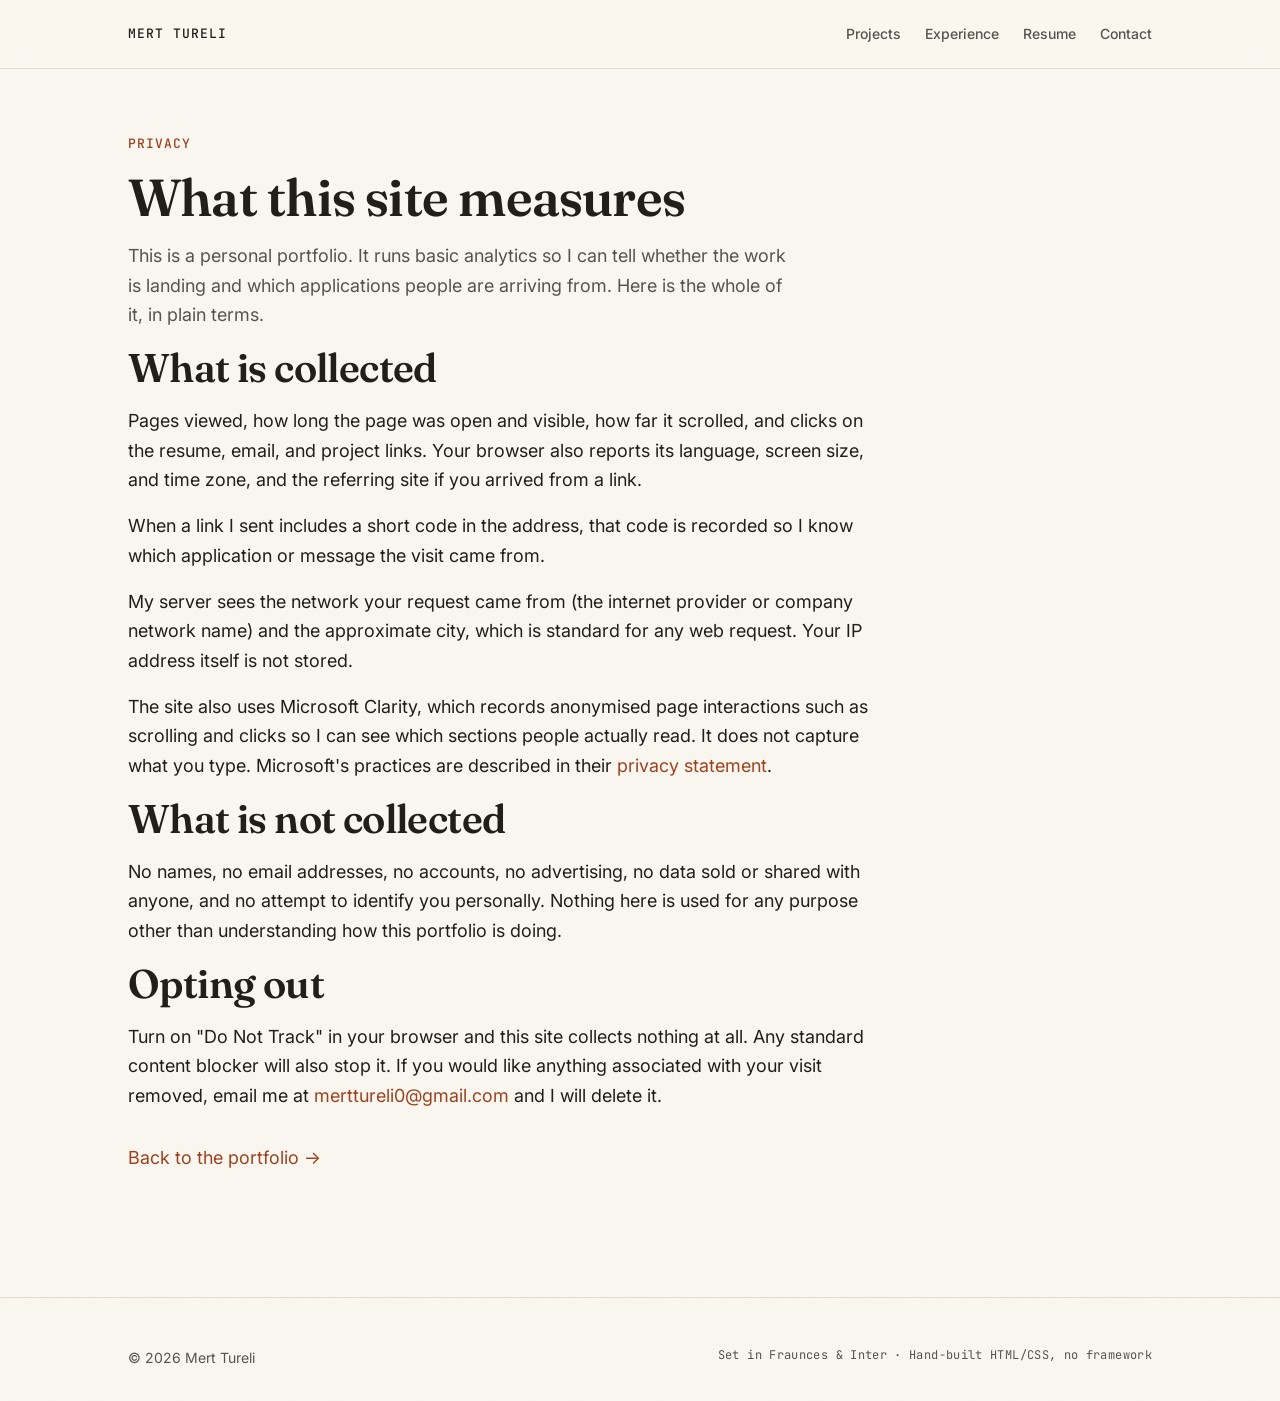
<file: privacy.html>
<!DOCTYPE html>
<html lang="en">
<head>
  <meta charset="UTF-8">
  <meta name="viewport" content="width=device-width, initial-scale=1.0">
  <title>Privacy · Mert Tureli</title>
  <meta name="description" content="What this site measures, why, and how to opt out.">
  <meta name="robots" content="noindex">
  <link rel="icon" href="data:image/svg+xml,%3Csvg xmlns='http://www.w3.org/2000/svg' viewBox='0 0 64 64'%3E%3Crect width='64' height='64' rx='12' fill='%239C4221'/%3E%3Ctext x='32' y='43' text-anchor='middle' font-family='Georgia,serif' font-size='26' font-weight='600' fill='%23FAF7F0'%3EMT%3C/text%3E%3C/svg%3E">
  <link rel="preconnect" href="https://fonts.googleapis.com">
  <link rel="preconnect" href="https://fonts.gstatic.com" crossorigin>
  <link href="https://fonts.googleapis.com/css2?family=Fraunces:opsz,wght@9..144,400..700&family=Inter:wght@400;500;600&family=JetBrains+Mono:wght@400;500&display=swap" rel="stylesheet">
  <link rel="stylesheet" href="css/style.css">
</head>
<body>

<header class="site-header">
  <div class="container">
    <a class="wordmark" href="index.html">Mert Tureli</a>
    <nav class="site-nav" aria-label="Main">
      <a href="index.html#projects">Projects</a>
      <a href="index.html#experience" class="hide-mobile">Experience</a>
      <a href="assets/Mert-Tureli-Resume.pdf">Resume</a>
      <a href="index.html#contact">Contact</a>
    </nav>
  </div>
</header>

<main class="container case-hero">
  <span class="label">Privacy</span>
  <h1>What this site measures</h1>
  <p class="intro">This is a personal portfolio. It runs basic analytics so I can tell whether the work is landing and which applications people are arriving from. Here is the whole of it, in plain terms.</p>

  <h2>What is collected</h2>
  <p>Pages viewed, how long the page was open and visible, how far it scrolled, and clicks on the resume, email, and project links. Your browser also reports its language, screen size, and time zone, and the referring site if you arrived from a link.</p>
  <p>When a link I sent includes a short code in the address, that code is recorded so I know which application or message the visit came from.</p>
  <p>My server sees the network your request came from (the internet provider or company network name) and the approximate city, which is standard for any web request. Your IP address itself is not stored.</p>
  <p>The site also uses Microsoft Clarity, which records anonymised page interactions such as scrolling and clicks so I can see which sections people actually read. It does not capture what you type. Microsoft's practices are described in their <a href="https://privacy.microsoft.com/privacystatement">privacy statement</a>.</p>

  <h2>What is not collected</h2>
  <p>No names, no email addresses, no accounts, no advertising, no data sold or shared with anyone, and no attempt to identify you personally. Nothing here is used for any purpose other than understanding how this portfolio is doing.</p>

  <h2>Opting out</h2>
  <p>Turn on "Do Not Track" in your browser and this site collects nothing at all. Any standard content blocker will also stop it. If you would like anything associated with your visit removed, email me at <a href="mailto:merttureli0@gmail.com">merttureli0@gmail.com</a> and I will delete it.</p>

  <p style="margin-top: var(--space-8);"><a class="big-link" href="index.html">Back to the portfolio <span class="arrow">&rarr;</span></a></p>
</main>

<footer class="site-footer">
  <div class="container">
    <span>&copy; 2026 Mert Tureli</span>
    <span class="colophon">Set in Fraunces &amp; Inter &middot; Hand-built HTML/CSS, no framework</span>
  </div>
</footer>

<script src="js/analytics-config.js"></script>
<script src="js/main.js"></script>
<script src="js/track.js"></script>
</body>
</html>
</file>
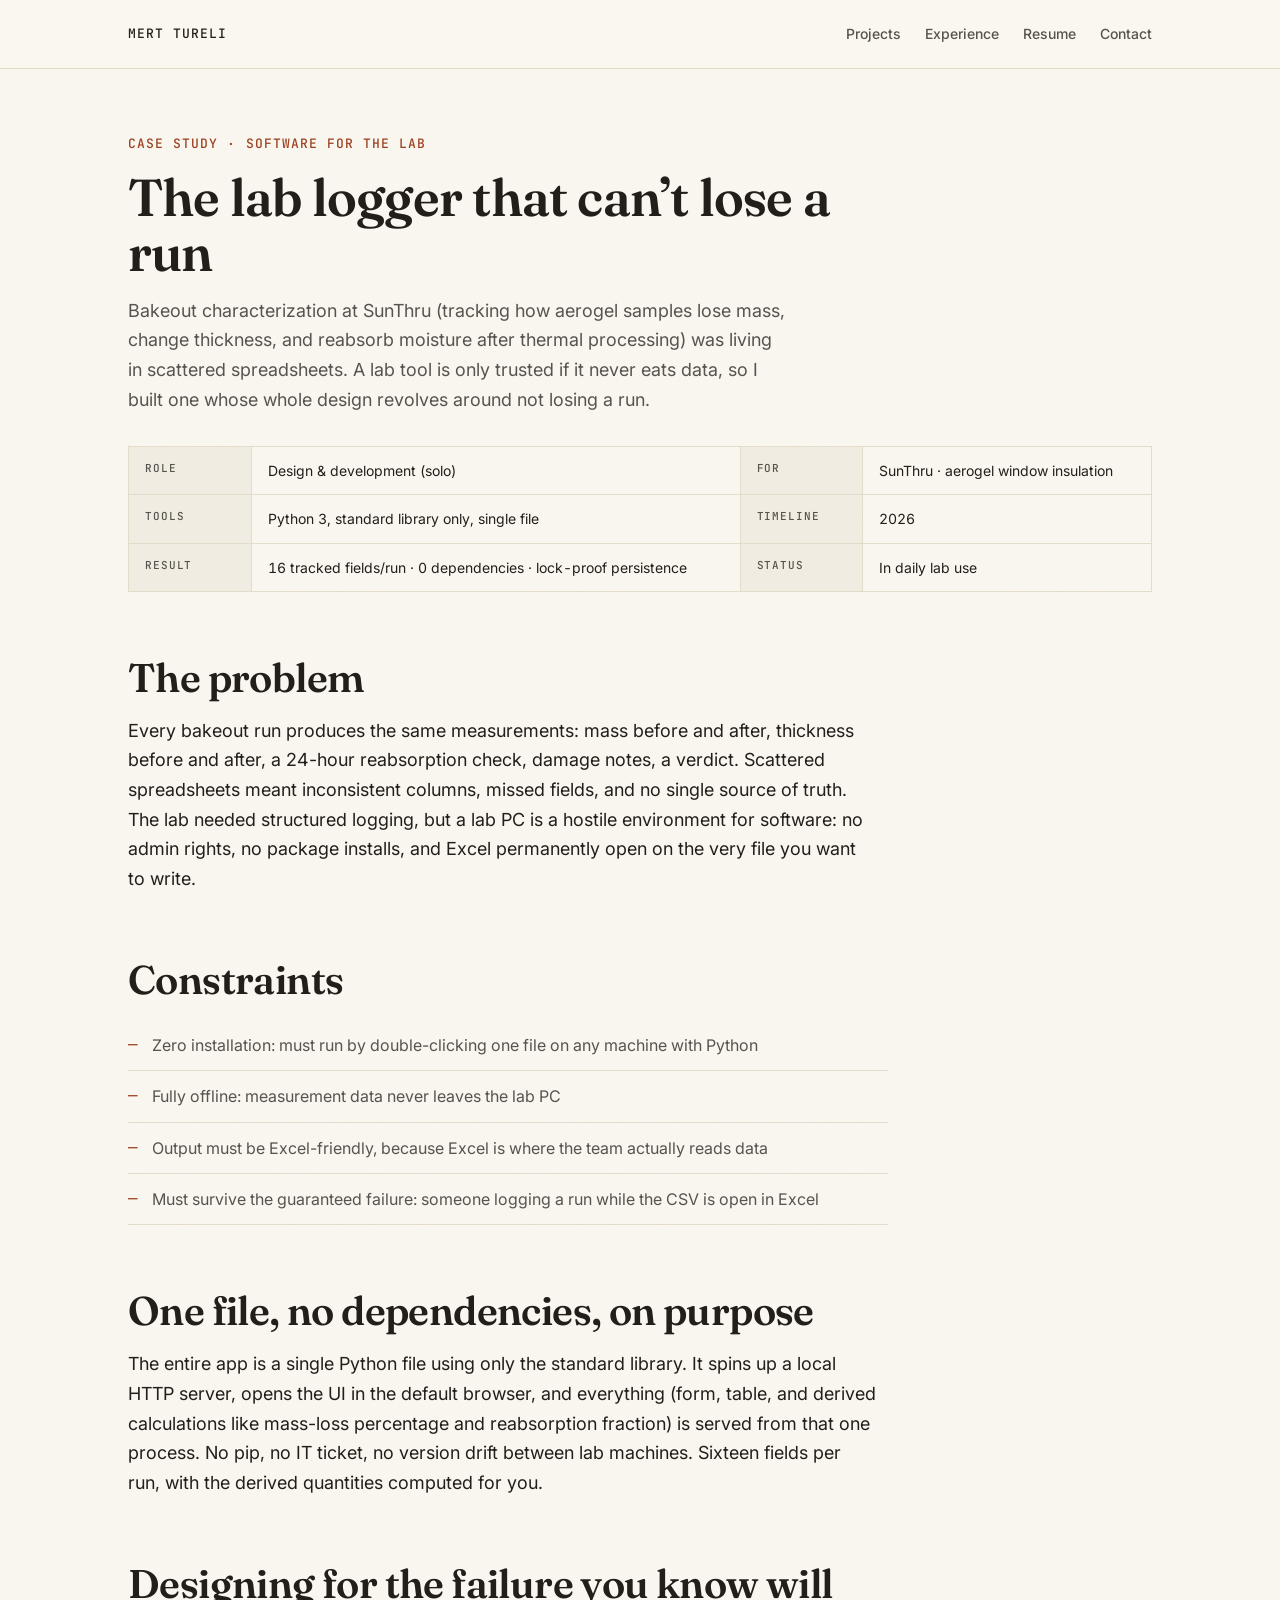
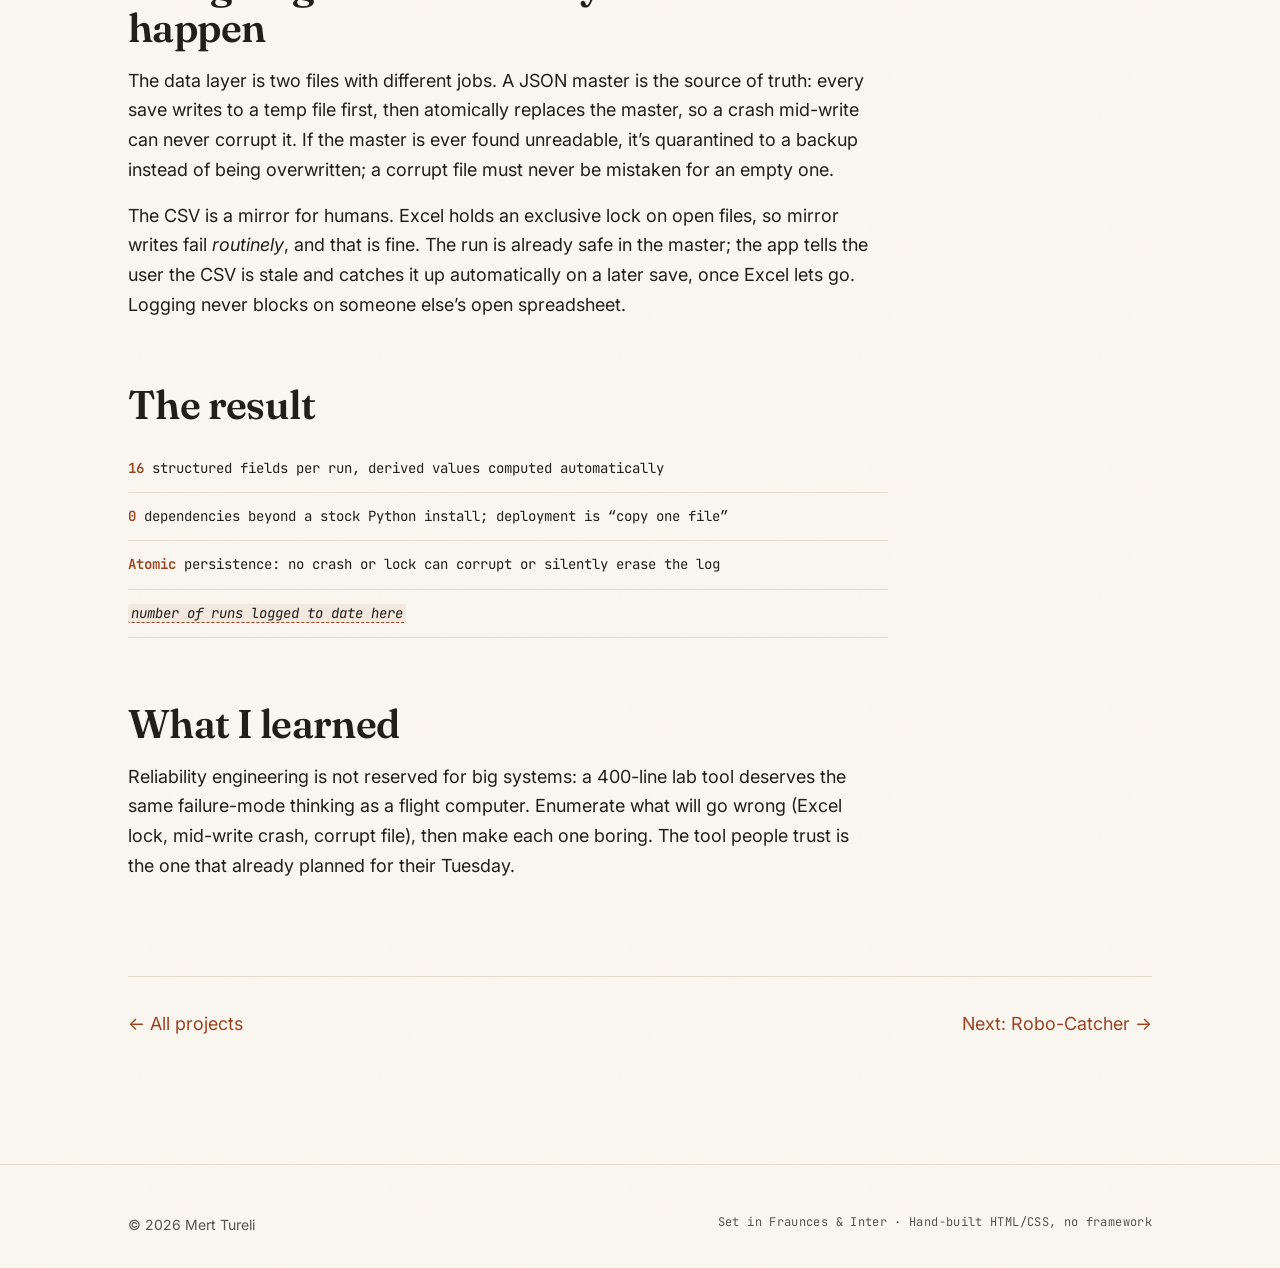
<file: projects/bakeout-logger.html>
<!DOCTYPE html>
<html lang="en">
<head>
  <meta charset="UTF-8">
  <meta name="viewport" content="width=device-width, initial-scale=1.0">
  <title>EAG Bakeout Logger · Mert Tureli</title>
  <meta name="description" content="Case study: a zero-install, single-file Python lab logger with atomic persistence and a self-healing CSV mirror, built so a materials lab can't lose a run.">
  <link rel="icon" href="data:image/svg+xml,%3Csvg xmlns='http://www.w3.org/2000/svg' viewBox='0 0 64 64'%3E%3Crect width='64' height='64' rx='12' fill='%239C4221'/%3E%3Ctext x='32' y='43' text-anchor='middle' font-family='Georgia,serif' font-size='26' font-weight='600' fill='%23FAF7F0'%3EMT%3C/text%3E%3C/svg%3E">
  <link rel="preconnect" href="https://fonts.googleapis.com">
  <link rel="preconnect" href="https://fonts.gstatic.com" crossorigin>
  <link href="https://fonts.googleapis.com/css2?family=Fraunces:opsz,wght@9..144,400..700&family=Inter:wght@400;500;600&family=JetBrains+Mono:wght@400;500&display=swap" rel="stylesheet">
  <link rel="stylesheet" href="../css/style.css">
</head>
<body>

<header class="site-header">
  <div class="container">
    <a class="wordmark" href="../index.html">Mert Tureli</a>
    <nav class="site-nav" aria-label="Main">
      <a href="../index.html#projects">Projects</a>
      <a href="../index.html#experience" class="hide-mobile">Experience</a>
      <a href="../assets/Mert-Tureli-Resume.pdf">Resume</a>
      <a href="../index.html#contact">Contact</a>
    </nav>
  </div>
</header>

<main class="container case-hero">
  <span class="label">Case study · Software for the lab</span>
  <h1>The lab logger that can’t lose a run</h1>
  <p class="intro">Bakeout characterization at SunThru (tracking how aerogel samples lose mass, change thickness, and reabsorb moisture after thermal processing) was living in scattered spreadsheets. A lab tool is only trusted if it never eats data, so I built one whose whole design revolves around not losing a run.</p>

  <table class="title-block">
    <tr>
      <th>Role</th><td>Design &amp; development (solo)</td>
      <th>For</th><td>SunThru · aerogel window insulation</td>
    </tr>
    <tr>
      <th>Tools</th><td>Python 3, standard library only, single file</td>
      <th>Timeline</th><td>2026</td>
    </tr>
    <tr>
      <th>Result</th><td>16 tracked fields/run · 0 dependencies · lock-proof persistence</td>
      <th>Status</th><td>In daily lab use</td>
    </tr>
  </table>

  <div class="case-body">
    <h2>The problem</h2>
    <p>Every bakeout run produces the same measurements: mass before and after, thickness before and after, a 24-hour reabsorption check, damage notes, a verdict. Scattered spreadsheets meant inconsistent columns, missed fields, and no single source of truth. The lab needed structured logging, but a lab PC is a hostile environment for software: no admin rights, no package installs, and Excel permanently open on the very file you want to write.</p>

    <h2>Constraints</h2>
    <ul class="constraints">
      <li>Zero installation: must run by double-clicking one file on any machine with Python</li>
      <li>Fully offline: measurement data never leaves the lab PC</li>
      <li>Output must be Excel-friendly, because Excel is where the team actually reads data</li>
      <li>Must survive the guaranteed failure: someone logging a run while the CSV is open in Excel</li>
    </ul>

    <h2>One file, no dependencies, on purpose</h2>
    <p>The entire app is a single Python file using only the standard library. It spins up a local HTTP server, opens the UI in the default browser, and everything (form, table, and derived calculations like mass-loss percentage and reabsorption fraction) is served from that one process. No pip, no IT ticket, no version drift between lab machines. Sixteen fields per run, with the derived quantities computed for you.</p>

    <h2>Designing for the failure you know will happen</h2>
    <p>The data layer is two files with different jobs. A JSON master is the source of truth: every save writes to a temp file first, then atomically replaces the master, so a crash mid-write can never corrupt it. If the master is ever found unreadable, it’s quarantined to a backup instead of being overwritten; a corrupt file must never be mistaken for an empty one.</p>
    <p>The CSV is a mirror for humans. Excel holds an exclusive lock on open files, so mirror writes fail <em>routinely</em>, and that is fine. The run is already safe in the master; the app tells the user the CSV is stale and catches it up automatically on a later save, once Excel lets go. Logging never blocks on someone else’s open spreadsheet.</p>

    <h2>The result</h2>
    <ul class="results-list">
      <li><strong>16</strong> structured fields per run, derived values computed automatically</li>
      <li><strong>0</strong> dependencies beyond a stock Python install; deployment is “copy one file”</li>
      <li><strong>Atomic</strong> persistence: no crash or lock can corrupt or silently erase the log</li>
      <li><span class="fill" title="Fill in - see PROJECT_INTAKE.md">number of runs logged to date here</span></li>
    </ul>

    <h2>What I learned</h2>
    <p>Reliability engineering is not reserved for big systems: a 400-line lab tool deserves the same failure-mode thinking as a flight computer. Enumerate what will go wrong (Excel lock, mid-write crash, corrupt file), then make each one boring. The tool people trust is the one that already planned for their Tuesday.</p>
  </div>

  <nav class="case-nav">
    <a href="../index.html#projects">← All projects</a>
    <a href="robo-catcher.html">Next: Robo-Catcher <span class="arrow">→</span></a>
  </nav>
</main>

<footer class="site-footer">
  <div class="container">
    <span>© 2026 Mert Tureli</span>
    <span class="colophon">Set in Fraunces &amp; Inter · Hand-built HTML/CSS, no framework</span>
  </div>
</footer>

<script src="../js/main.js"></script>
</body>
</html>
</file>
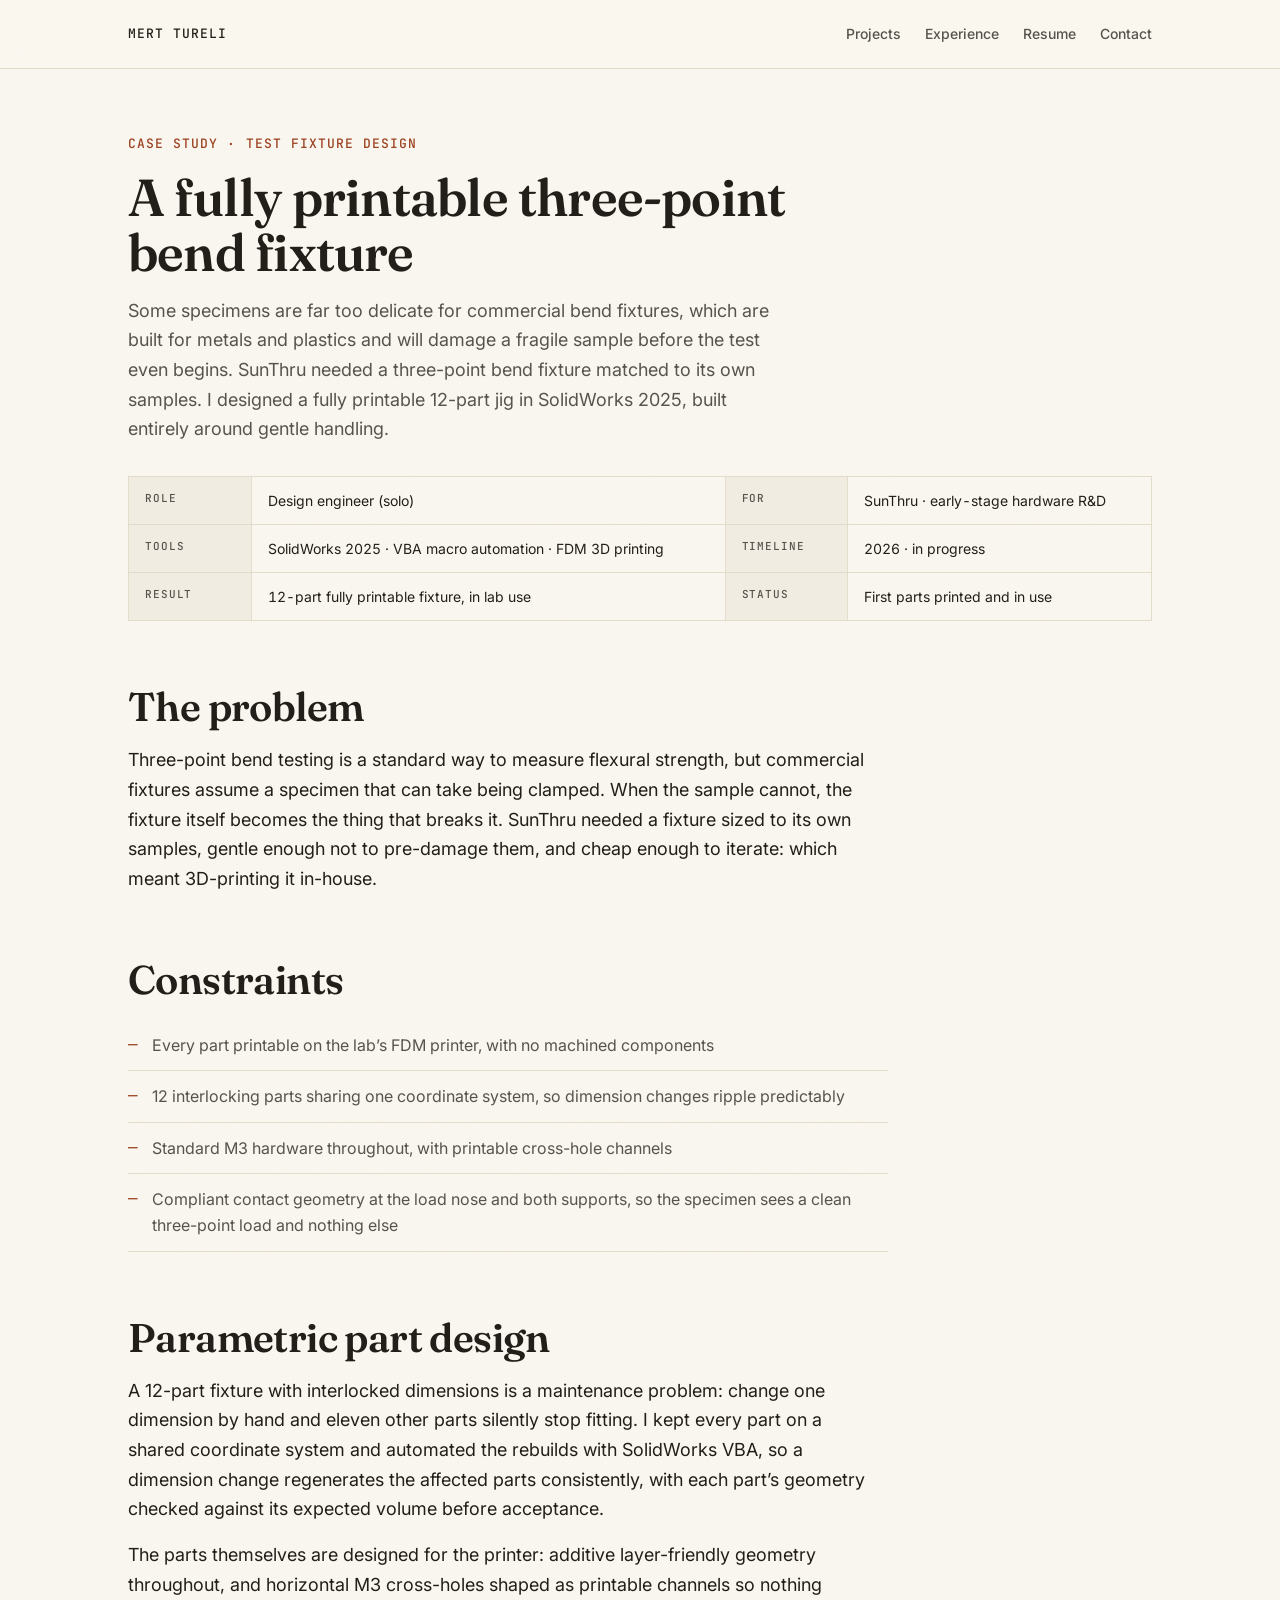
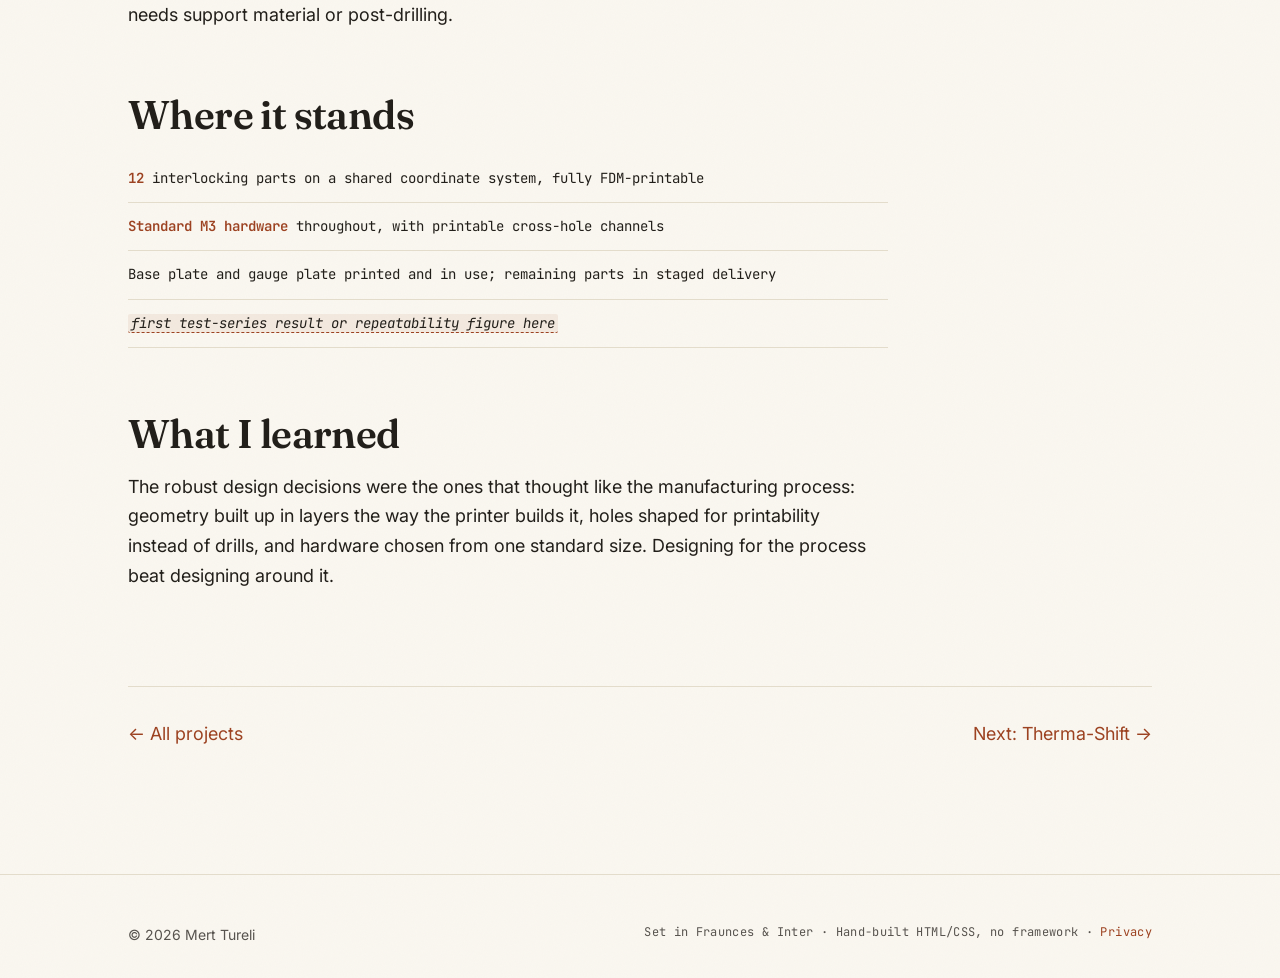
<file: projects/bend-jig.html>
<!DOCTYPE html>
<html lang="en">
<head>
  <meta charset="UTF-8">
  <meta name="viewport" content="width=device-width, initial-scale=1.0">
  <title>Three-Point Bend Fixture · Mert Tureli</title>
  <meta name="description" content="Case study: a 12-part, fully printable three-point bend-test fixture designed in SolidWorks 2025, with every part generated and verified by VBA macros.">
  <link rel="icon" href="data:image/svg+xml,%3Csvg xmlns='http://www.w3.org/2000/svg' viewBox='0 0 64 64'%3E%3Crect width='64' height='64' rx='12' fill='%239C4221'/%3E%3Ctext x='32' y='43' text-anchor='middle' font-family='Georgia,serif' font-size='26' font-weight='600' fill='%23FAF7F0'%3EMT%3C/text%3E%3C/svg%3E">
  <link rel="preconnect" href="https://fonts.googleapis.com">
  <link rel="preconnect" href="https://fonts.gstatic.com" crossorigin>
  <link href="https://fonts.googleapis.com/css2?family=Fraunces:opsz,wght@9..144,400..700&family=Inter:wght@400;500;600&family=JetBrains+Mono:wght@400;500&display=swap" rel="stylesheet">
  <link rel="stylesheet" href="../css/style.css">
</head>
<body>

<header class="site-header">
  <div class="container">
    <a class="wordmark" href="../index.html">Mert Tureli</a>
    <nav class="site-nav" aria-label="Main">
      <a href="../index.html#projects">Projects</a>
      <a href="../index.html#experience" class="hide-mobile">Experience</a>
      <a href="../assets/Mert-Tureli-Resume.pdf">Resume</a>
      <a href="../index.html#contact">Contact</a>
    </nav>
  </div>
</header>

<main class="container case-hero">
  <span class="label">Case study · Test fixture design</span>
  <h1>A fully printable three-point bend fixture</h1>
  <p class="intro">Some specimens are far too delicate for commercial bend fixtures, which are built for metals and plastics and will damage a fragile sample before the test even begins. SunThru needed a three-point bend fixture matched to its own samples. I designed a fully printable 12-part jig in SolidWorks 2025, built entirely around gentle handling.</p>

  <table class="title-block">
    <tr>
      <th>Role</th><td>Design engineer (solo)</td>
      <th>For</th><td>SunThru · early-stage hardware R&amp;D</td>
    </tr>
    <tr>
      <th>Tools</th><td>SolidWorks 2025 · VBA macro automation · FDM 3D printing</td>
      <th>Timeline</th><td>2026 · in progress</td>
    </tr>
    <tr>
      <th>Result</th><td>12-part fully printable fixture, in lab use</td>
      <th>Status</th><td>First parts printed and in use</td>
    </tr>
  </table>

  <div class="case-body">
    <h2>The problem</h2>
    <p>Three-point bend testing is a standard way to measure flexural strength, but commercial fixtures assume a specimen that can take being clamped. When the sample cannot, the fixture itself becomes the thing that breaks it. SunThru needed a fixture sized to its own samples, gentle enough not to pre-damage them, and cheap enough to iterate: which meant 3D-printing it in-house.</p>

    <h2>Constraints</h2>
    <ul class="constraints">
      <li>Every part printable on the lab’s FDM printer, with no machined components</li>
      <li>12 interlocking parts sharing one coordinate system, so dimension changes ripple predictably</li>
      <li>Standard M3 hardware throughout, with printable cross-hole channels</li>
      <li>Compliant contact geometry at the load nose and both supports, so the specimen sees a clean three-point load and nothing else</li>
    </ul>

    <h2>Parametric part design</h2>
    <p>A 12-part fixture with interlocked dimensions is a maintenance problem: change one dimension by hand and eleven other parts silently stop fitting. I kept every part on a shared coordinate system and automated the rebuilds with SolidWorks VBA, so a dimension change regenerates the affected parts consistently, with each part’s geometry checked against its expected volume before acceptance.</p>
    <p>The parts themselves are designed for the printer: additive layer-friendly geometry throughout, and horizontal M3 cross-holes shaped as printable channels so nothing needs support material or post-drilling.</p>

    <h2>Where it stands</h2>
    <ul class="results-list">
      <li><strong>12</strong> interlocking parts on a shared coordinate system, fully FDM-printable</li>
      <li><strong>Standard M3 hardware</strong> throughout, with printable cross-hole channels</li>
      <li>Base plate and gauge plate printed and in use; remaining parts in staged delivery</li>
      <li><span class="fill" title="Fill in - see PROJECT_INTAKE.md">first test-series result or repeatability figure here</span></li>
    </ul>

    <h2>What I learned</h2>
    <p>The robust design decisions were the ones that thought like the manufacturing process: geometry built up in layers the way the printer builds it, holes shaped for printability instead of drills, and hardware chosen from one standard size. Designing for the process beat designing around it.</p>
  </div>

  <nav class="case-nav">
    <a href="../index.html#projects">← All projects</a>
    <a href="therma-shift.html">Next: Therma-Shift <span class="arrow">→</span></a>
  </nav>
</main>

<footer class="site-footer">
  <div class="container">
    <span>© 2026 Mert Tureli</span>
    <span class="colophon">Set in Fraunces &amp; Inter · Hand-built HTML/CSS, no framework · <a href="../privacy.html">Privacy</a></span>
  </div>
</footer>

<script src="../js/analytics-config.js"></script>
<script src="../js/main.js"></script>
<script src="../js/track.js"></script>
<script src="../js/clarity.js"></script>
<script data-goatcounter="https://merttureli.goatcounter.com/count" async src="//gc.zgo.at/count.js"></script>
</body>
</html>
</file>
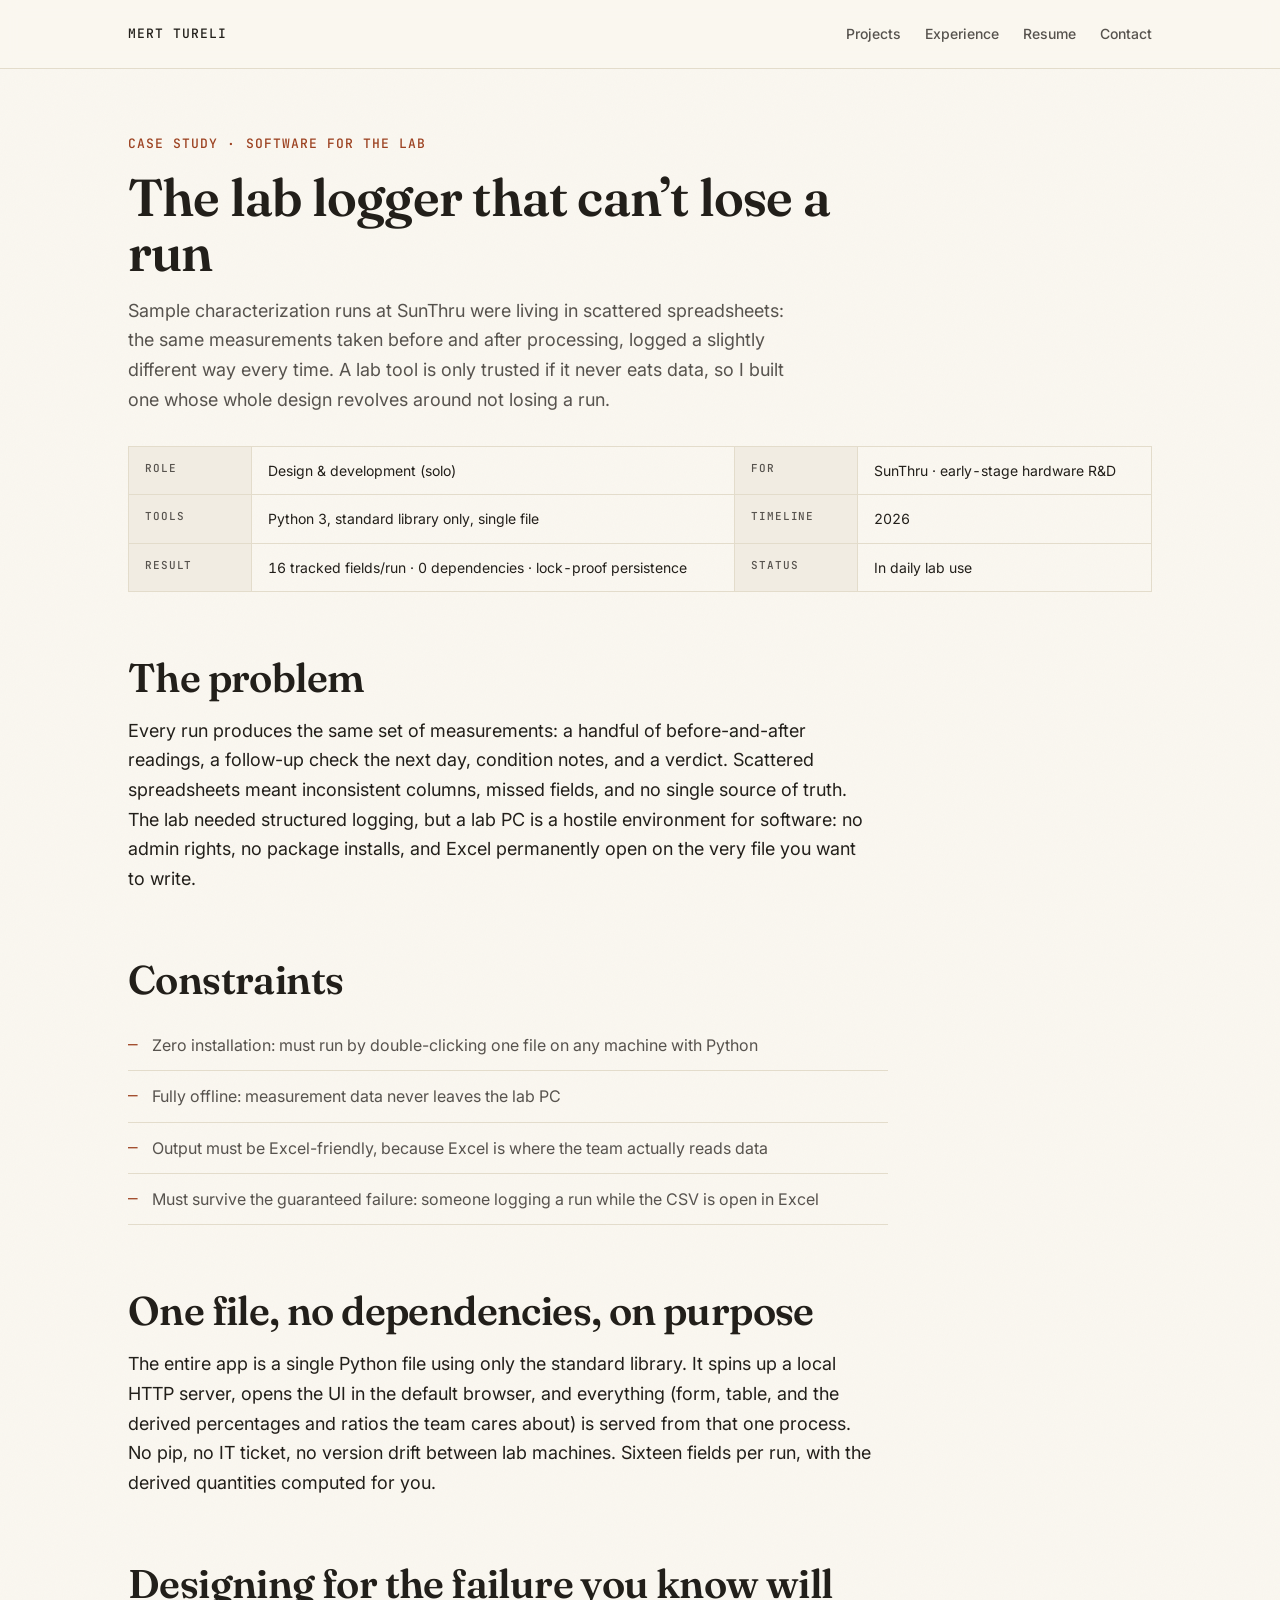
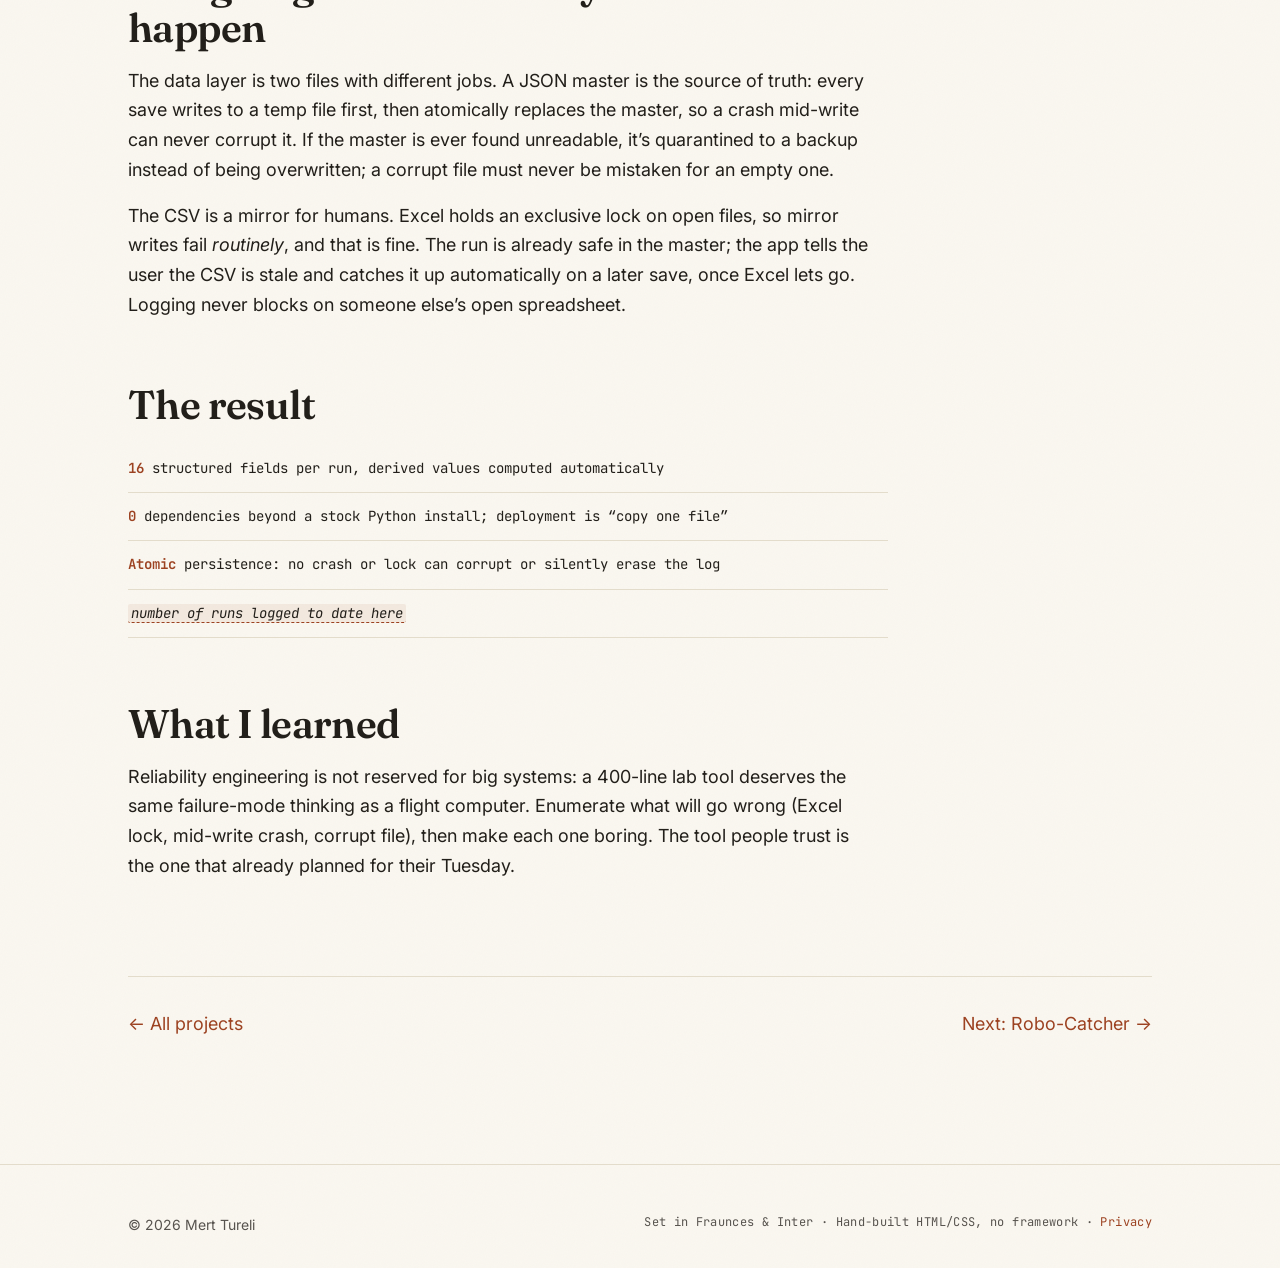
<file: projects/lab-logger.html>
<!DOCTYPE html>
<html lang="en">
<head>
  <meta charset="UTF-8">
  <meta name="viewport" content="width=device-width, initial-scale=1.0">
  <title>Lab Run Logger · Mert Tureli</title>
  <meta name="description" content="Case study: a zero-install, single-file Python lab logger with atomic persistence and a self-healing CSV mirror, built so a materials lab can't lose a run.">
  <link rel="icon" href="data:image/svg+xml,%3Csvg xmlns='http://www.w3.org/2000/svg' viewBox='0 0 64 64'%3E%3Crect width='64' height='64' rx='12' fill='%239C4221'/%3E%3Ctext x='32' y='43' text-anchor='middle' font-family='Georgia,serif' font-size='26' font-weight='600' fill='%23FAF7F0'%3EMT%3C/text%3E%3C/svg%3E">
  <link rel="preconnect" href="https://fonts.googleapis.com">
  <link rel="preconnect" href="https://fonts.gstatic.com" crossorigin>
  <link href="https://fonts.googleapis.com/css2?family=Fraunces:opsz,wght@9..144,400..700&family=Inter:wght@400;500;600&family=JetBrains+Mono:wght@400;500&display=swap" rel="stylesheet">
  <link rel="stylesheet" href="../css/style.css">
</head>
<body>

<header class="site-header">
  <div class="container">
    <a class="wordmark" href="../index.html">Mert Tureli</a>
    <nav class="site-nav" aria-label="Main">
      <a href="../index.html#projects">Projects</a>
      <a href="../index.html#experience" class="hide-mobile">Experience</a>
      <a href="../assets/Mert-Tureli-Resume.pdf">Resume</a>
      <a href="../index.html#contact">Contact</a>
    </nav>
  </div>
</header>

<main class="container case-hero">
  <span class="label">Case study · Software for the lab</span>
  <h1>The lab logger that can’t lose a run</h1>
  <p class="intro">Sample characterization runs at SunThru were living in scattered spreadsheets: the same measurements taken before and after processing, logged a slightly different way every time. A lab tool is only trusted if it never eats data, so I built one whose whole design revolves around not losing a run.</p>

  <table class="title-block">
    <tr>
      <th>Role</th><td>Design &amp; development (solo)</td>
      <th>For</th><td>SunThru · early-stage hardware R&amp;D</td>
    </tr>
    <tr>
      <th>Tools</th><td>Python 3, standard library only, single file</td>
      <th>Timeline</th><td>2026</td>
    </tr>
    <tr>
      <th>Result</th><td>16 tracked fields/run · 0 dependencies · lock-proof persistence</td>
      <th>Status</th><td>In daily lab use</td>
    </tr>
  </table>

  <div class="case-body">
    <h2>The problem</h2>
    <p>Every run produces the same set of measurements: a handful of before-and-after readings, a follow-up check the next day, condition notes, and a verdict. Scattered spreadsheets meant inconsistent columns, missed fields, and no single source of truth. The lab needed structured logging, but a lab PC is a hostile environment for software: no admin rights, no package installs, and Excel permanently open on the very file you want to write.</p>

    <h2>Constraints</h2>
    <ul class="constraints">
      <li>Zero installation: must run by double-clicking one file on any machine with Python</li>
      <li>Fully offline: measurement data never leaves the lab PC</li>
      <li>Output must be Excel-friendly, because Excel is where the team actually reads data</li>
      <li>Must survive the guaranteed failure: someone logging a run while the CSV is open in Excel</li>
    </ul>

    <h2>One file, no dependencies, on purpose</h2>
    <p>The entire app is a single Python file using only the standard library. It spins up a local HTTP server, opens the UI in the default browser, and everything (form, table, and the derived percentages and ratios the team cares about) is served from that one process. No pip, no IT ticket, no version drift between lab machines. Sixteen fields per run, with the derived quantities computed for you.</p>

    <h2>Designing for the failure you know will happen</h2>
    <p>The data layer is two files with different jobs. A JSON master is the source of truth: every save writes to a temp file first, then atomically replaces the master, so a crash mid-write can never corrupt it. If the master is ever found unreadable, it’s quarantined to a backup instead of being overwritten; a corrupt file must never be mistaken for an empty one.</p>
    <p>The CSV is a mirror for humans. Excel holds an exclusive lock on open files, so mirror writes fail <em>routinely</em>, and that is fine. The run is already safe in the master; the app tells the user the CSV is stale and catches it up automatically on a later save, once Excel lets go. Logging never blocks on someone else’s open spreadsheet.</p>

    <h2>The result</h2>
    <ul class="results-list">
      <li><strong>16</strong> structured fields per run, derived values computed automatically</li>
      <li><strong>0</strong> dependencies beyond a stock Python install; deployment is “copy one file”</li>
      <li><strong>Atomic</strong> persistence: no crash or lock can corrupt or silently erase the log</li>
      <li><span class="fill" title="Fill in - see PROJECT_INTAKE.md">number of runs logged to date here</span></li>
    </ul>

    <h2>What I learned</h2>
    <p>Reliability engineering is not reserved for big systems: a 400-line lab tool deserves the same failure-mode thinking as a flight computer. Enumerate what will go wrong (Excel lock, mid-write crash, corrupt file), then make each one boring. The tool people trust is the one that already planned for their Tuesday.</p>
  </div>

  <nav class="case-nav">
    <a href="../index.html#projects">← All projects</a>
    <a href="robo-catcher.html">Next: Robo-Catcher <span class="arrow">→</span></a>
  </nav>
</main>

<footer class="site-footer">
  <div class="container">
    <span>© 2026 Mert Tureli</span>
    <span class="colophon">Set in Fraunces &amp; Inter · Hand-built HTML/CSS, no framework · <a href="../privacy.html">Privacy</a></span>
  </div>
</footer>

<script src="../js/analytics-config.js"></script>
<script src="../js/main.js"></script>
<script src="../js/track.js"></script>
<script src="../js/clarity.js"></script>
<script data-goatcounter="https://merttureli.goatcounter.com/count" async src="//gc.zgo.at/count.js"></script>
</body>
</html>
</file>
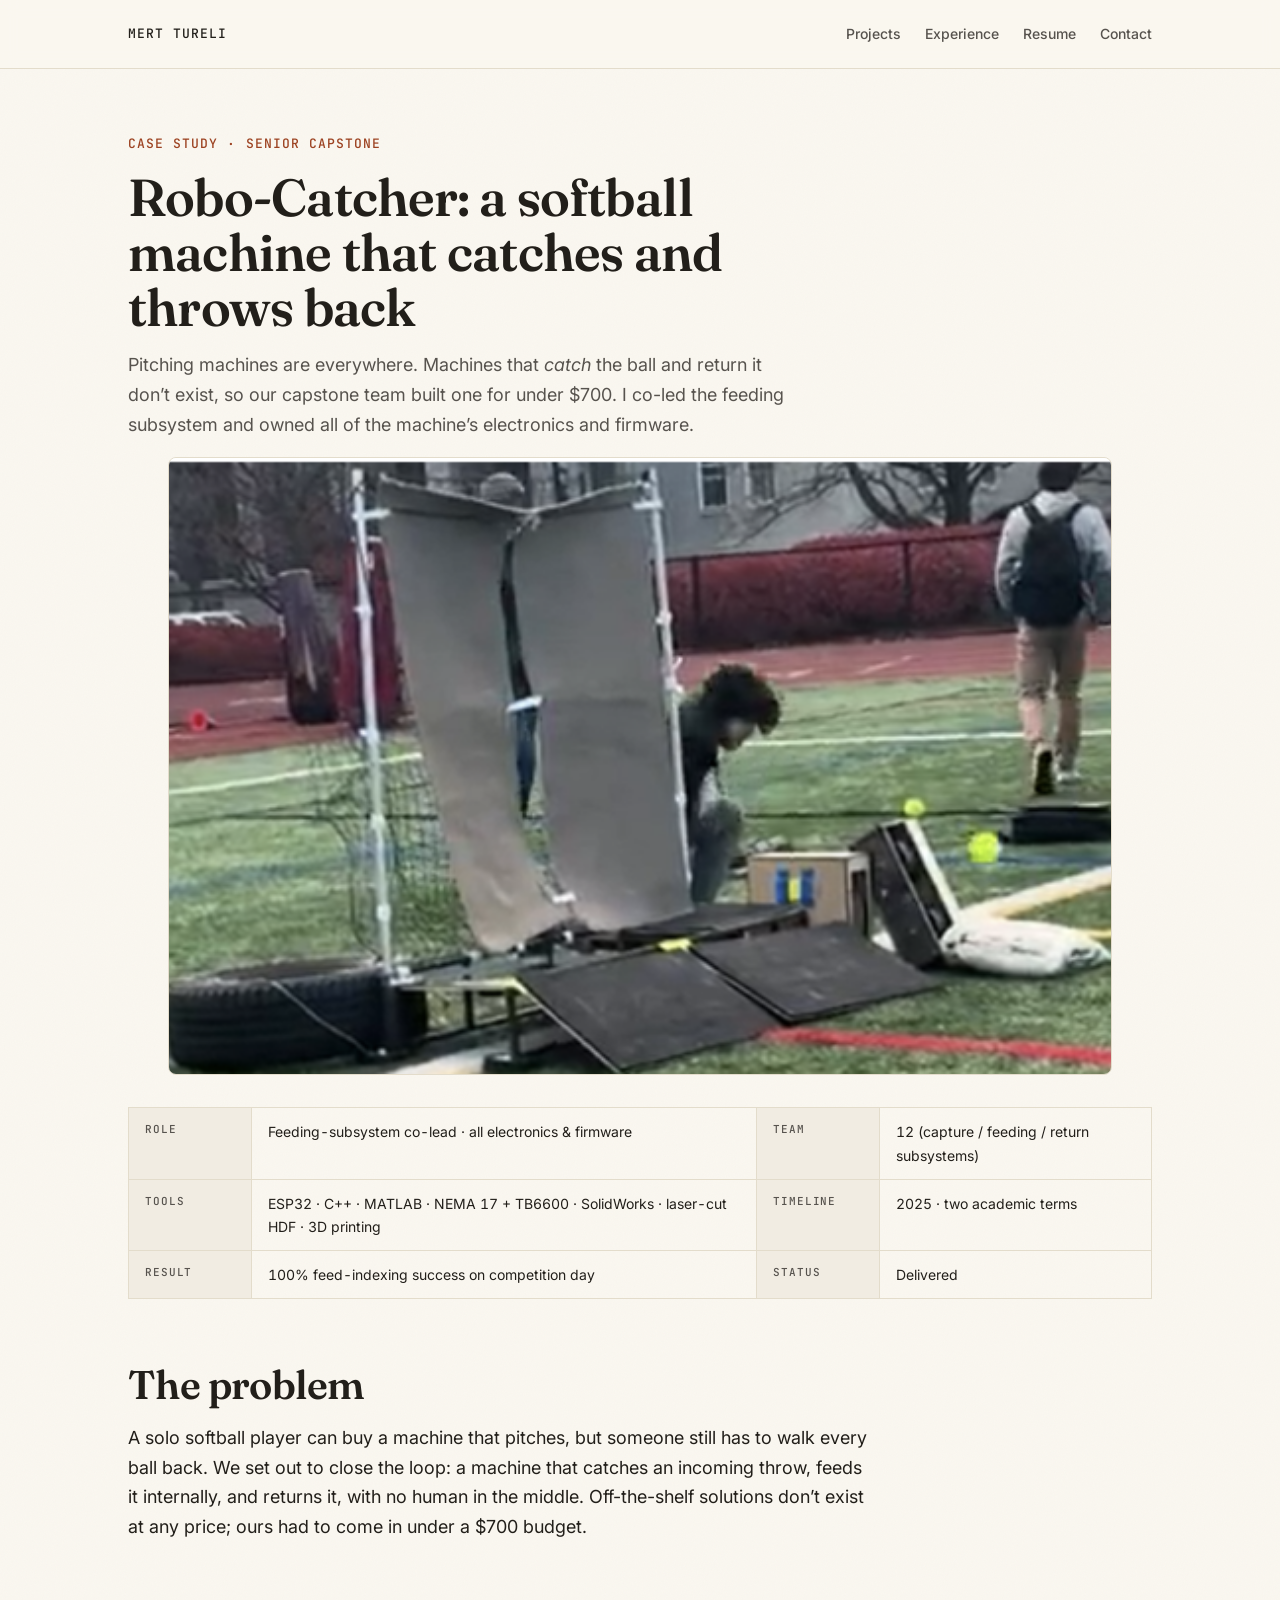
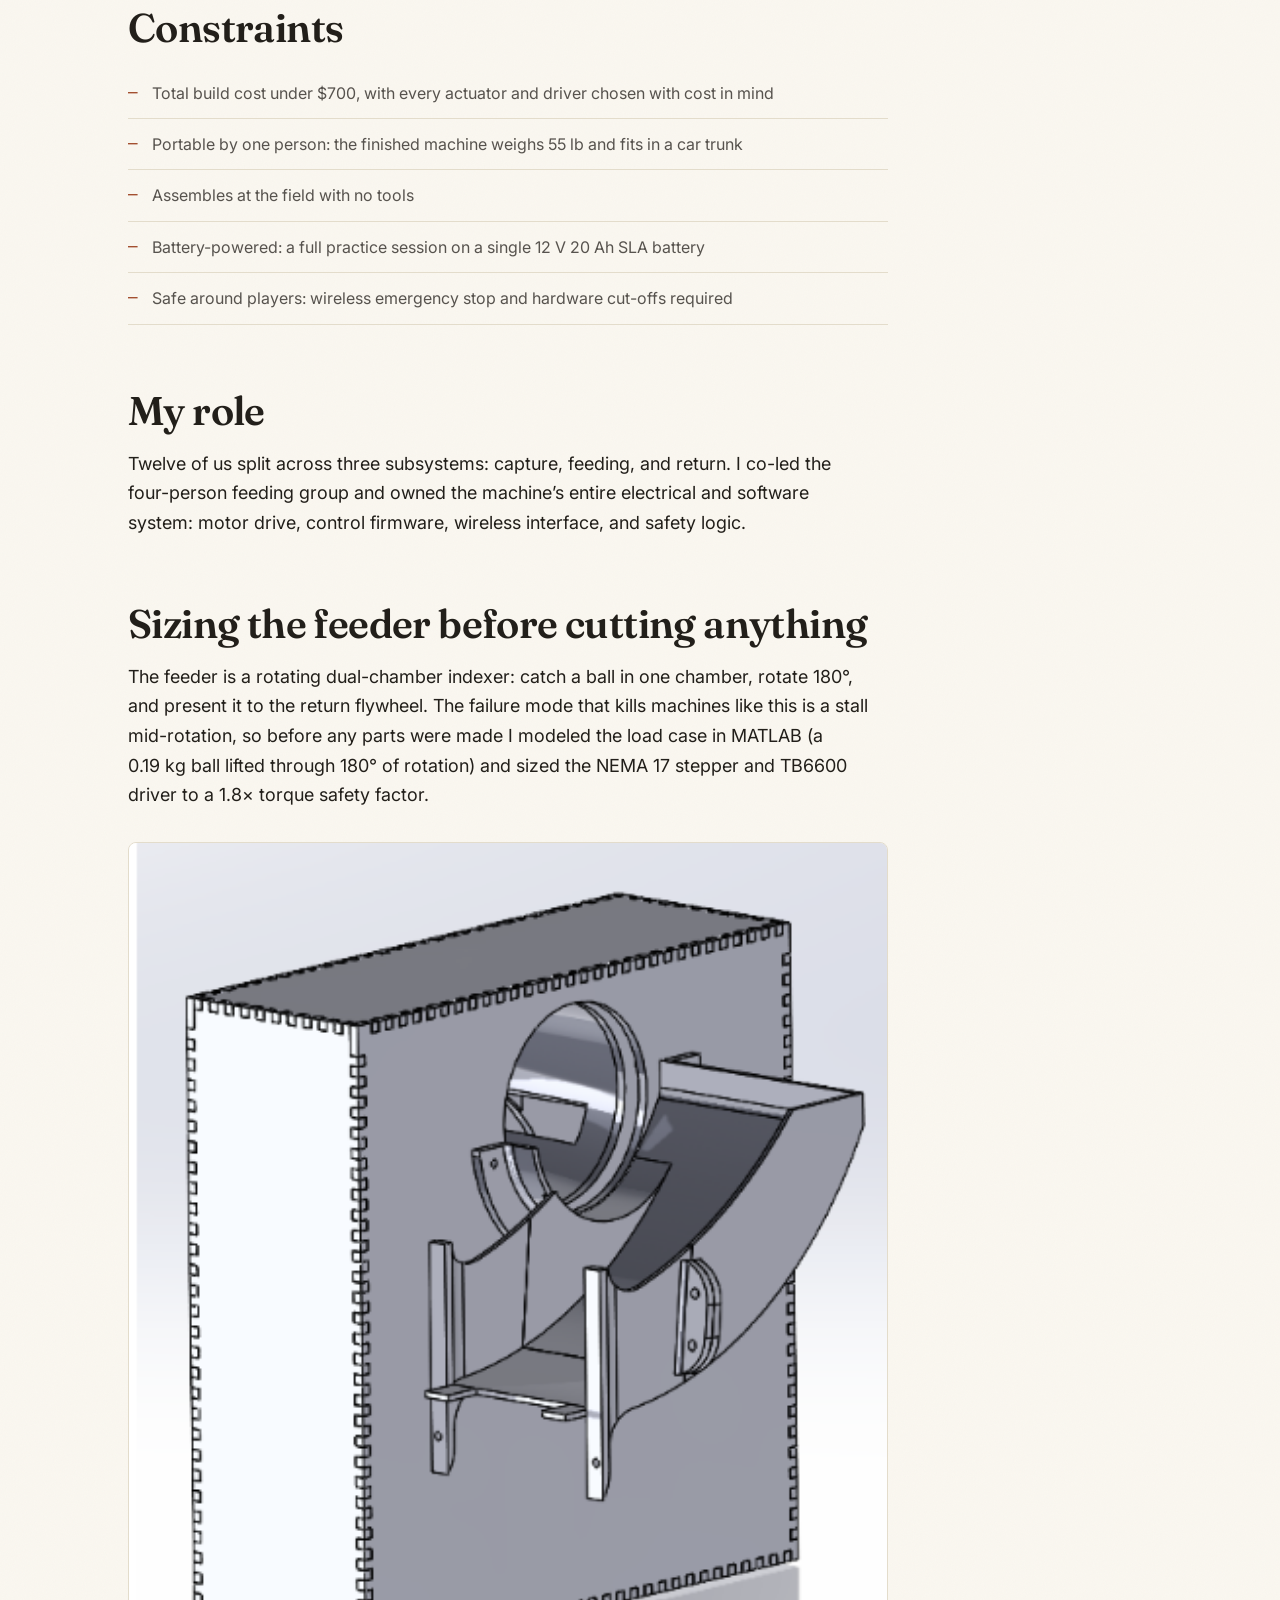
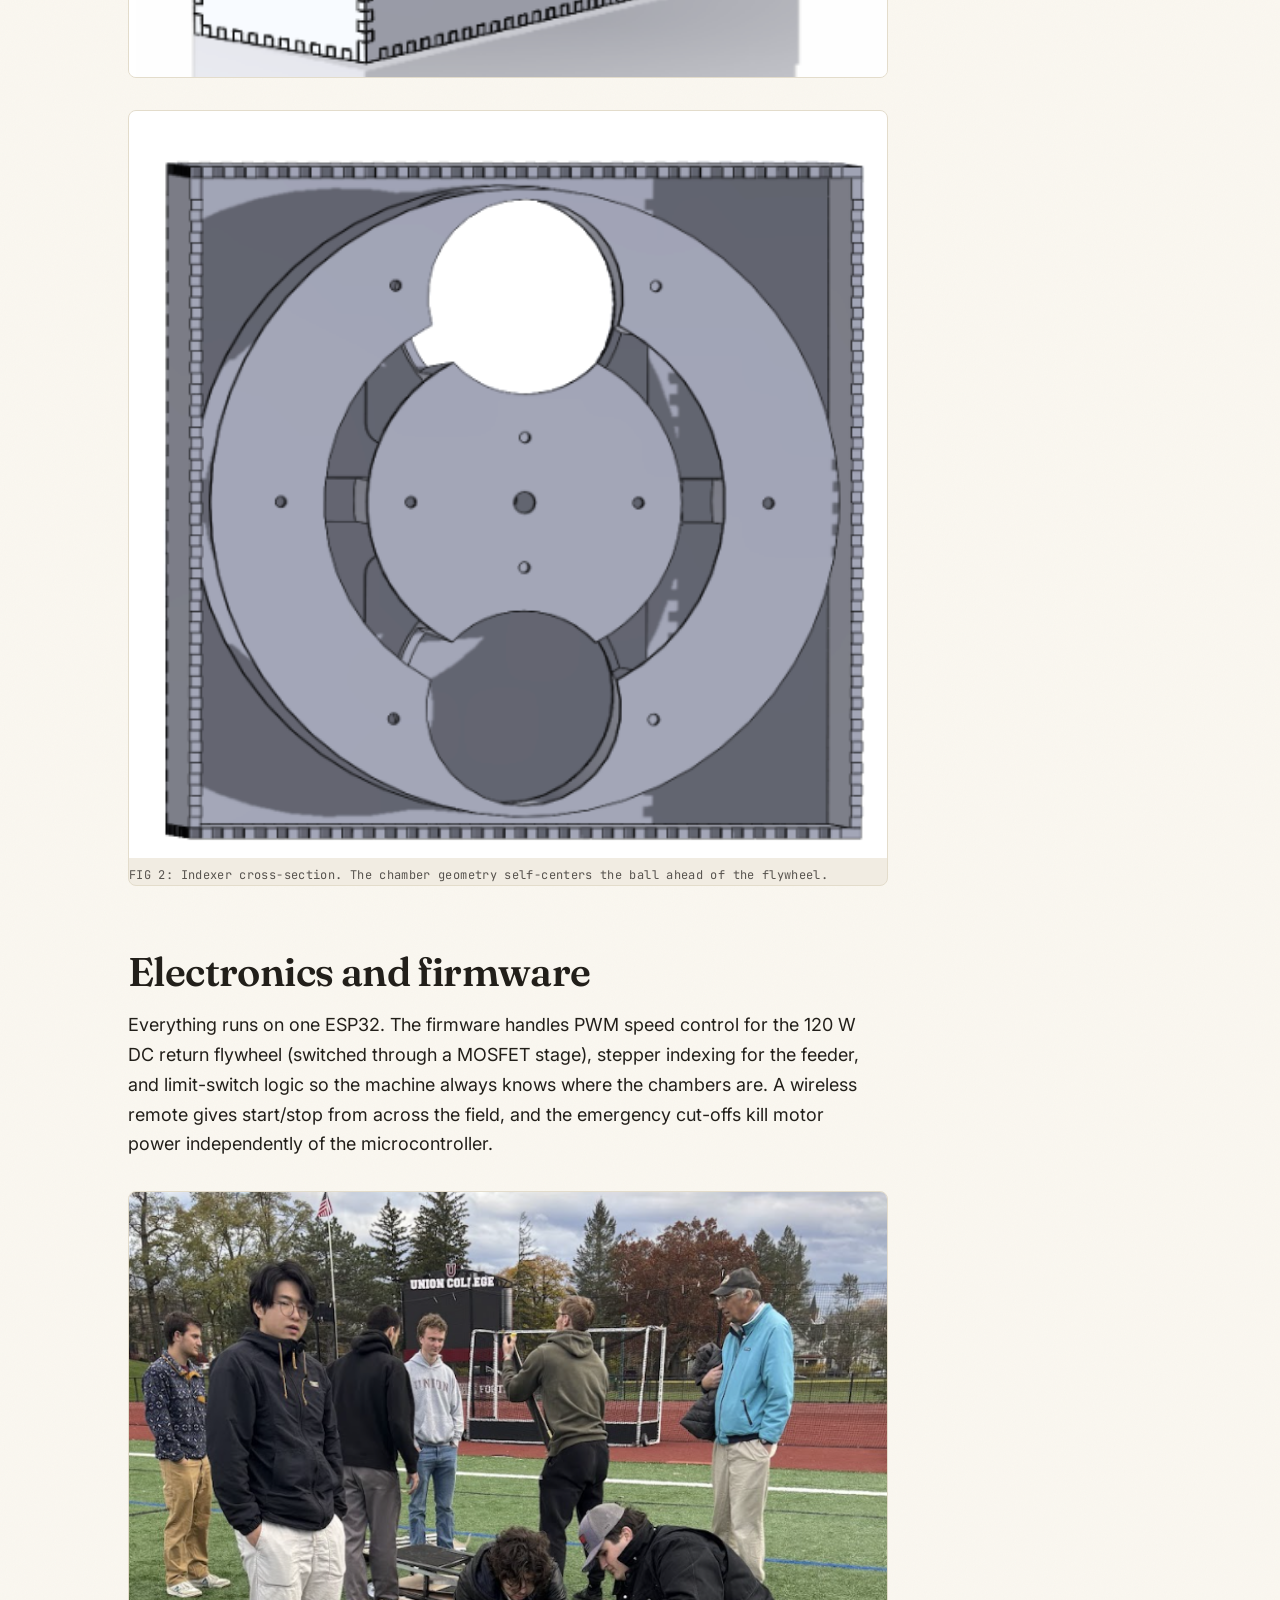
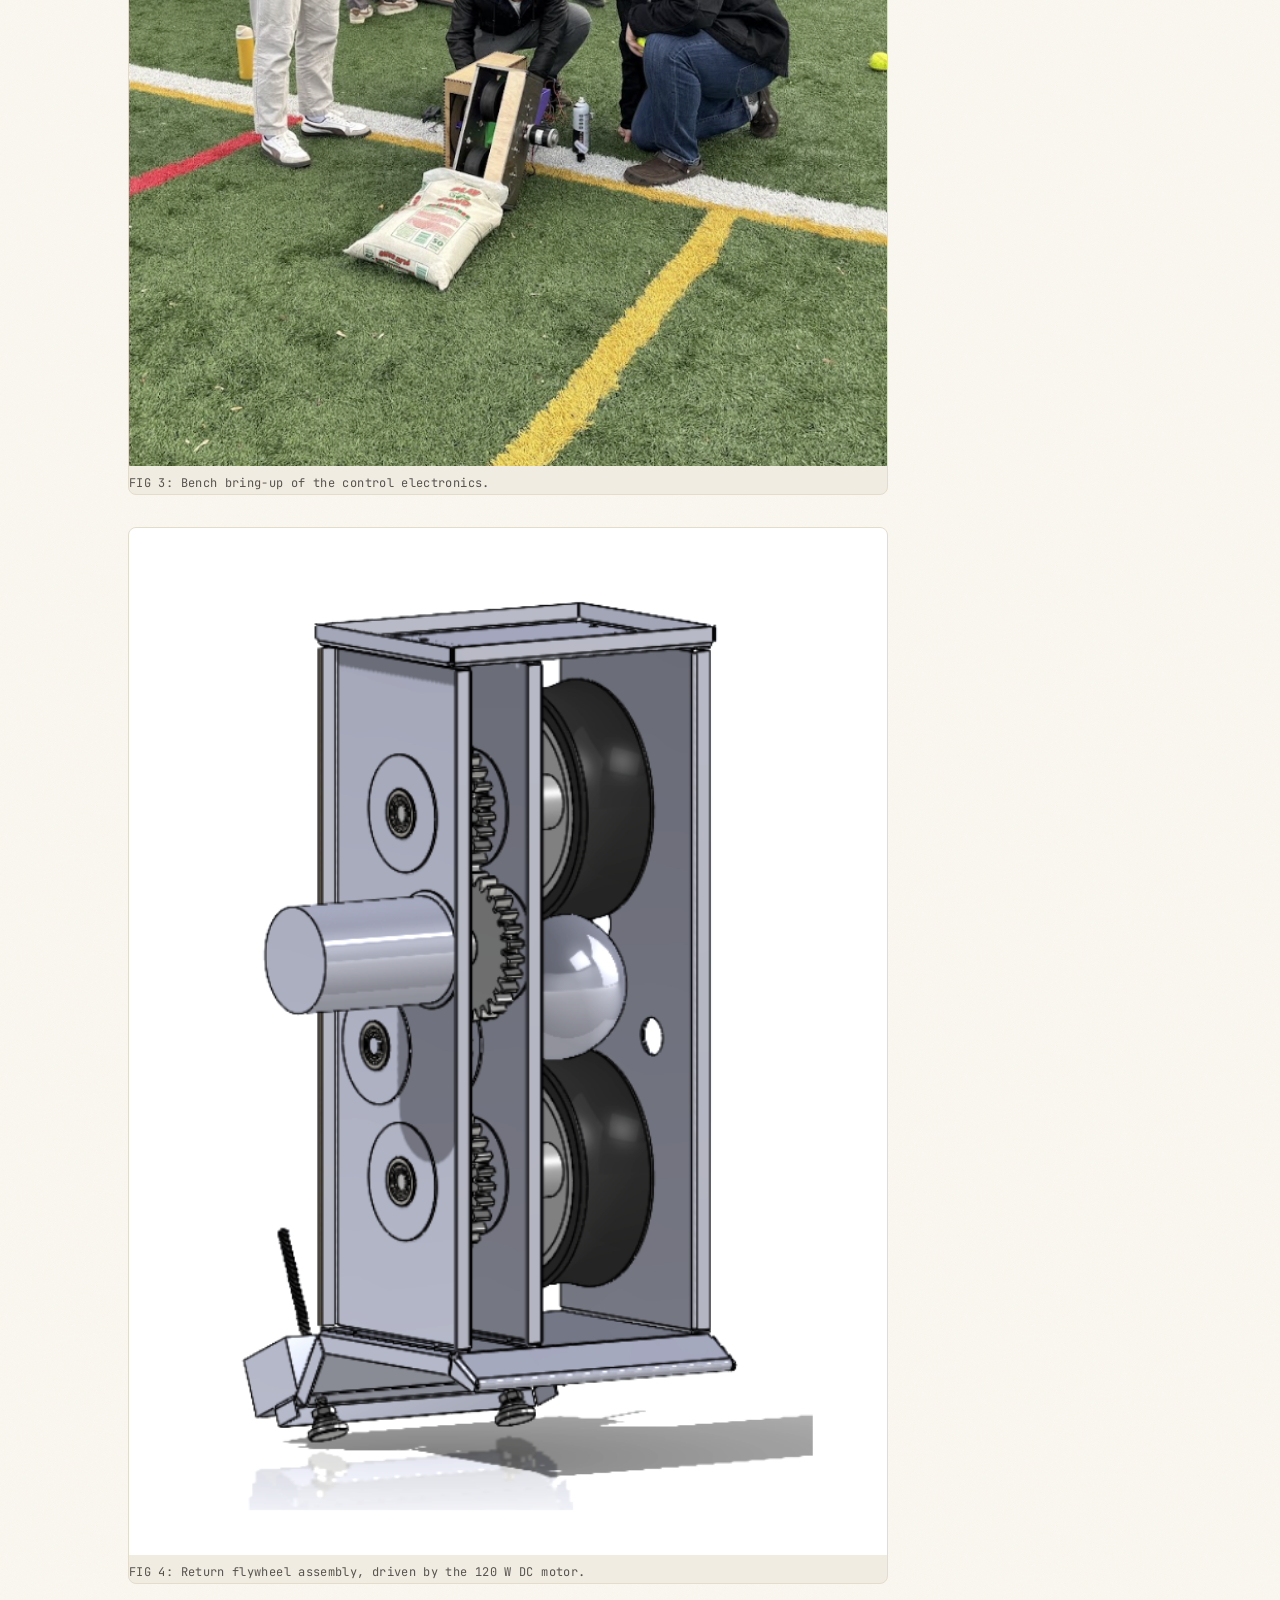
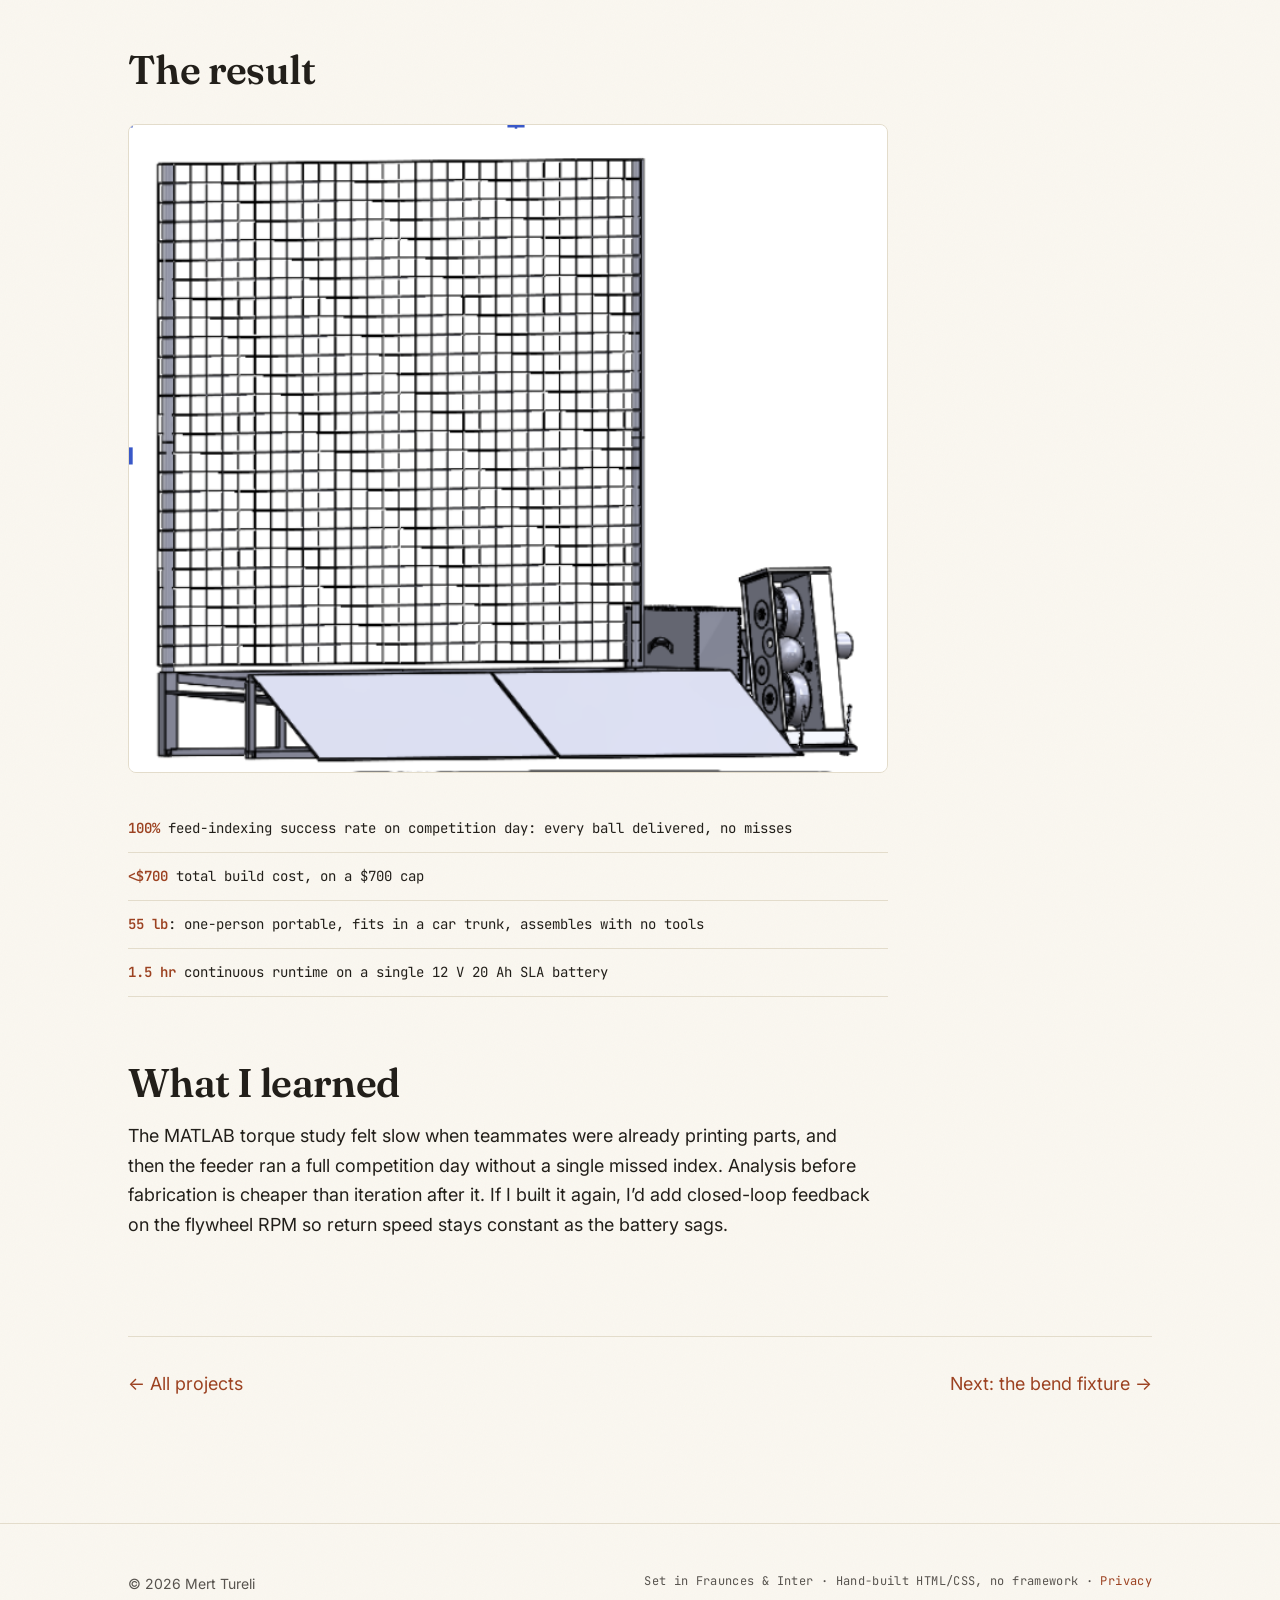
<file: projects/robo-catcher.html>
<!DOCTYPE html>
<html lang="en">
<head>
  <meta charset="UTF-8">
  <meta name="viewport" content="width=device-width, initial-scale=1.0">
  <title>Robo-Catcher · Mert Tureli</title>
  <meta name="description" content="Case study: an automatic softball catching and return machine built for under $700 with 100% feed-indexing reliability on competition day. Feeding mechanism and electronics by Mert Tureli.">
  <link rel="icon" href="data:image/svg+xml,%3Csvg xmlns='http://www.w3.org/2000/svg' viewBox='0 0 64 64'%3E%3Crect width='64' height='64' rx='12' fill='%239C4221'/%3E%3Ctext x='32' y='43' text-anchor='middle' font-family='Georgia,serif' font-size='26' font-weight='600' fill='%23FAF7F0'%3EMT%3C/text%3E%3C/svg%3E">
  <link rel="preconnect" href="https://fonts.googleapis.com">
  <link rel="preconnect" href="https://fonts.gstatic.com" crossorigin>
  <link href="https://fonts.googleapis.com/css2?family=Fraunces:opsz,wght@9..144,400..700&family=Inter:wght@400;500;600&family=JetBrains+Mono:wght@400;500&display=swap" rel="stylesheet">
  <link rel="stylesheet" href="../css/style.css">
</head>
<body>

<header class="site-header">
  <div class="container">
    <a class="wordmark" href="../index.html">Mert Tureli</a>
    <nav class="site-nav" aria-label="Main">
      <a href="../index.html#projects">Projects</a>
      <a href="../index.html#experience" class="hide-mobile">Experience</a>
      <a href="../assets/Mert-Tureli-Resume.pdf">Resume</a>
      <a href="../index.html#contact">Contact</a>
    </nav>
  </div>
</header>

<main class="container case-hero">
  <span class="label">Case study · Senior capstone</span>
  <h1>Robo-Catcher: a softball machine that catches and throws back</h1>
  <p class="intro">Pitching machines are everywhere. Machines that <em>catch</em> the ball and return it don’t exist, so our capstone team built one for under $700. I co-led the feeding subsystem and owned all of the machine’s electronics and firmware.</p>

  <figure class="project-media">
    <img src="../assets/img/robocatcher/final-product.png" alt="The finished Robo-Catcher machine" width="1200" height="800">
  </figure>

  <table class="title-block">
    <tr>
      <th>Role</th><td>Feeding-subsystem co-lead · all electronics &amp; firmware</td>
      <th>Team</th><td>12 (capture / feeding / return subsystems)</td>
    </tr>
    <tr>
      <th>Tools</th><td>ESP32 · C++ · MATLAB · NEMA 17 + TB6600 · SolidWorks · laser-cut HDF · 3D printing</td>
      <th>Timeline</th><td>2025 · two academic terms</td>
    </tr>
    <tr>
      <th>Result</th><td>100% feed-indexing success on competition day</td>
      <th>Status</th><td>Delivered</td>
    </tr>
  </table>

  <div class="case-body">
    <h2>The problem</h2>
    <p>A solo softball player can buy a machine that pitches, but someone still has to walk every ball back. We set out to close the loop: a machine that catches an incoming throw, feeds it internally, and returns it, with no human in the middle. Off-the-shelf solutions don’t exist at any price; ours had to come in under a $700 budget.</p>

    <h2>Constraints</h2>
    <ul class="constraints">
      <li>Total build cost under $700, with every actuator and driver chosen with cost in mind</li>
      <li>Portable by one person: the finished machine weighs 55 lb and fits in a car trunk</li>
      <li>Assembles at the field with no tools</li>
      <li>Battery-powered: a full practice session on a single 12&nbsp;V 20&nbsp;Ah SLA battery</li>
      <li>Safe around players: wireless emergency stop and hardware cut-offs required</li>
    </ul>

    <h2>My role</h2>
    <p>Twelve of us split across three subsystems: capture, feeding, and return. I co-led the four-person feeding group and owned the machine’s entire electrical and software system: motor drive, control firmware, wireless interface, and safety logic.</p>

    <h2>Sizing the feeder before cutting anything</h2>
    <p>The feeder is a rotating dual-chamber indexer: catch a ball in one chamber, rotate 180°, and present it to the return flywheel. The failure mode that kills machines like this is a stall mid-rotation, so before any parts were made I modeled the load case in MATLAB (a 0.19&nbsp;kg ball lifted through 180° of rotation) and sized the NEMA&nbsp;17 stepper and TB6600 driver to a 1.8× torque safety factor.</p>

    <figure class="project-media">
      <img src="../assets/img/robocatcher/full-feeder.png" alt="The dual-chamber rotating feeder assembly" width="1200" height="800" loading="lazy">
    </figure>
    <figure class="project-media">
      <img src="../assets/img/robocatcher/indexer-cross-section.png" alt="CAD cross-section of the indexer" width="1200" height="800" loading="lazy">
      <figcaption>FIG 2: Indexer cross-section. The chamber geometry self-centers the ball ahead of the flywheel.</figcaption>
    </figure>

    <h2>Electronics and firmware</h2>
    <p>Everything runs on one ESP32. The firmware handles PWM speed control for the 120&nbsp;W DC return flywheel (switched through a MOSFET stage), stepper indexing for the feeder, and limit-switch logic so the machine always knows where the chambers are. A wireless remote gives start/stop from across the field, and the emergency cut-offs kill motor power independently of the microcontroller.</p>

    <figure class="project-media">
      <img src="../assets/img/robocatcher/working-on-electronics.png" alt="Wiring the ESP32 control electronics" width="1200" height="800" loading="lazy">
      <figcaption>FIG 3: Bench bring-up of the control electronics.</figcaption>
    </figure>
    <figure class="project-media">
      <img src="../assets/img/robocatcher/flywheel-full.png" alt="The return flywheel assembly" width="1200" height="800" loading="lazy">
      <figcaption>FIG 4: Return flywheel assembly, driven by the 120&nbsp;W DC motor.</figcaption>
    </figure>

    <h2>The result</h2>
    <figure class="project-media">
      <img src="../assets/img/robocatcher/full-assembly.png" alt="Full Robo-Catcher assembly" width="1200" height="800" loading="lazy">
    </figure>
    <ul class="results-list">
      <li><strong>100%</strong> feed-indexing success rate on competition day: every ball delivered, no misses</li>
      <li><strong>&lt;$700</strong> total build cost, on a $700 cap</li>
      <li><strong>55 lb</strong>: one-person portable, fits in a car trunk, assembles with no tools</li>
      <li><strong>1.5 hr</strong> continuous runtime on a single 12&nbsp;V 20&nbsp;Ah SLA battery</li>
    </ul>

    <h2>What I learned</h2>
    <p>The MATLAB torque study felt slow when teammates were already printing parts, and then the feeder ran a full competition day without a single missed index. Analysis before fabrication is cheaper than iteration after it. If I built it again, I’d add closed-loop feedback on the flywheel RPM so return speed stays constant as the battery sags.</p>
  </div>

  <nav class="case-nav">
    <a href="../index.html#projects">← All projects</a>
    <a href="bend-jig.html">Next: the bend fixture <span class="arrow">→</span></a>
  </nav>
</main>

<footer class="site-footer">
  <div class="container">
    <span>© 2026 Mert Tureli</span>
    <span class="colophon">Set in Fraunces &amp; Inter · Hand-built HTML/CSS, no framework · <a href="../privacy.html">Privacy</a></span>
  </div>
</footer>

<script src="../js/analytics-config.js"></script>
<script src="../js/main.js"></script>
<script src="../js/track.js"></script>
<script src="../js/clarity.js"></script>
<script data-goatcounter="https://merttureli.goatcounter.com/count" async src="//gc.zgo.at/count.js"></script>
</body>
</html>
</file>
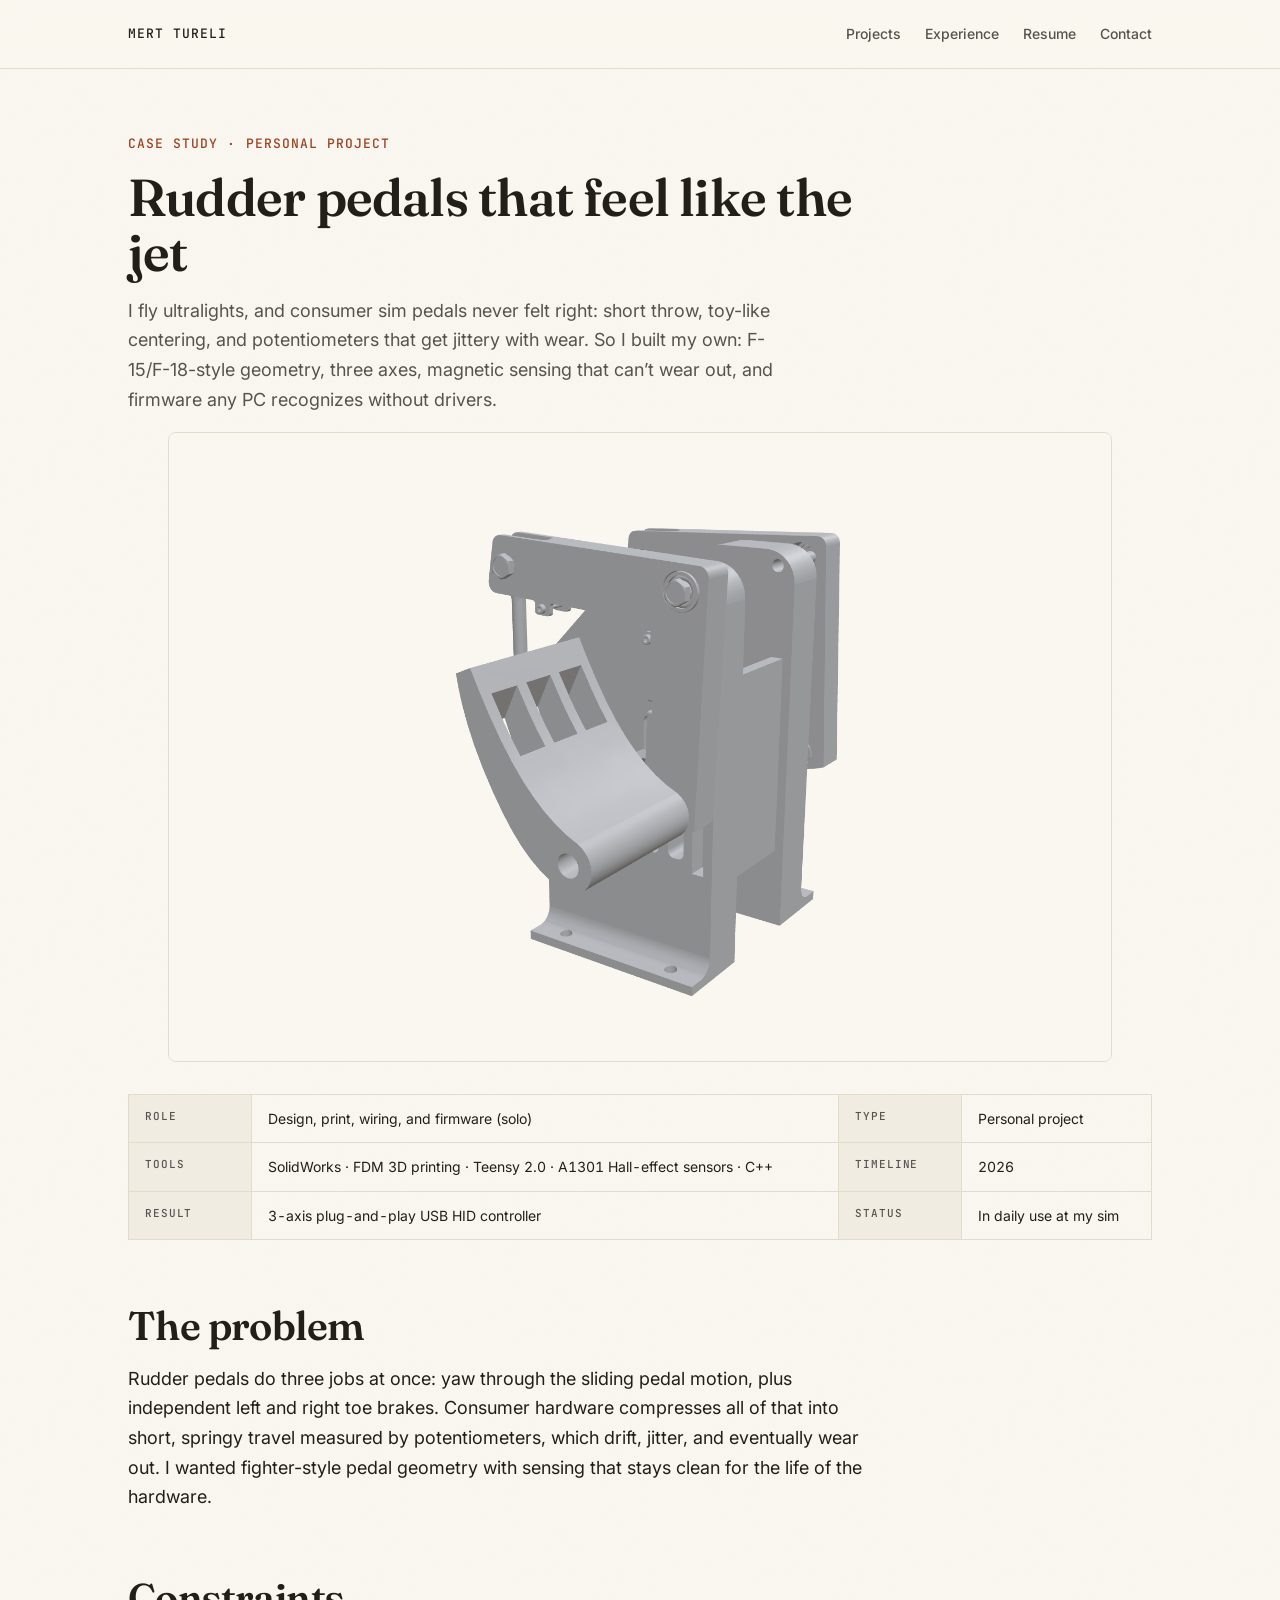
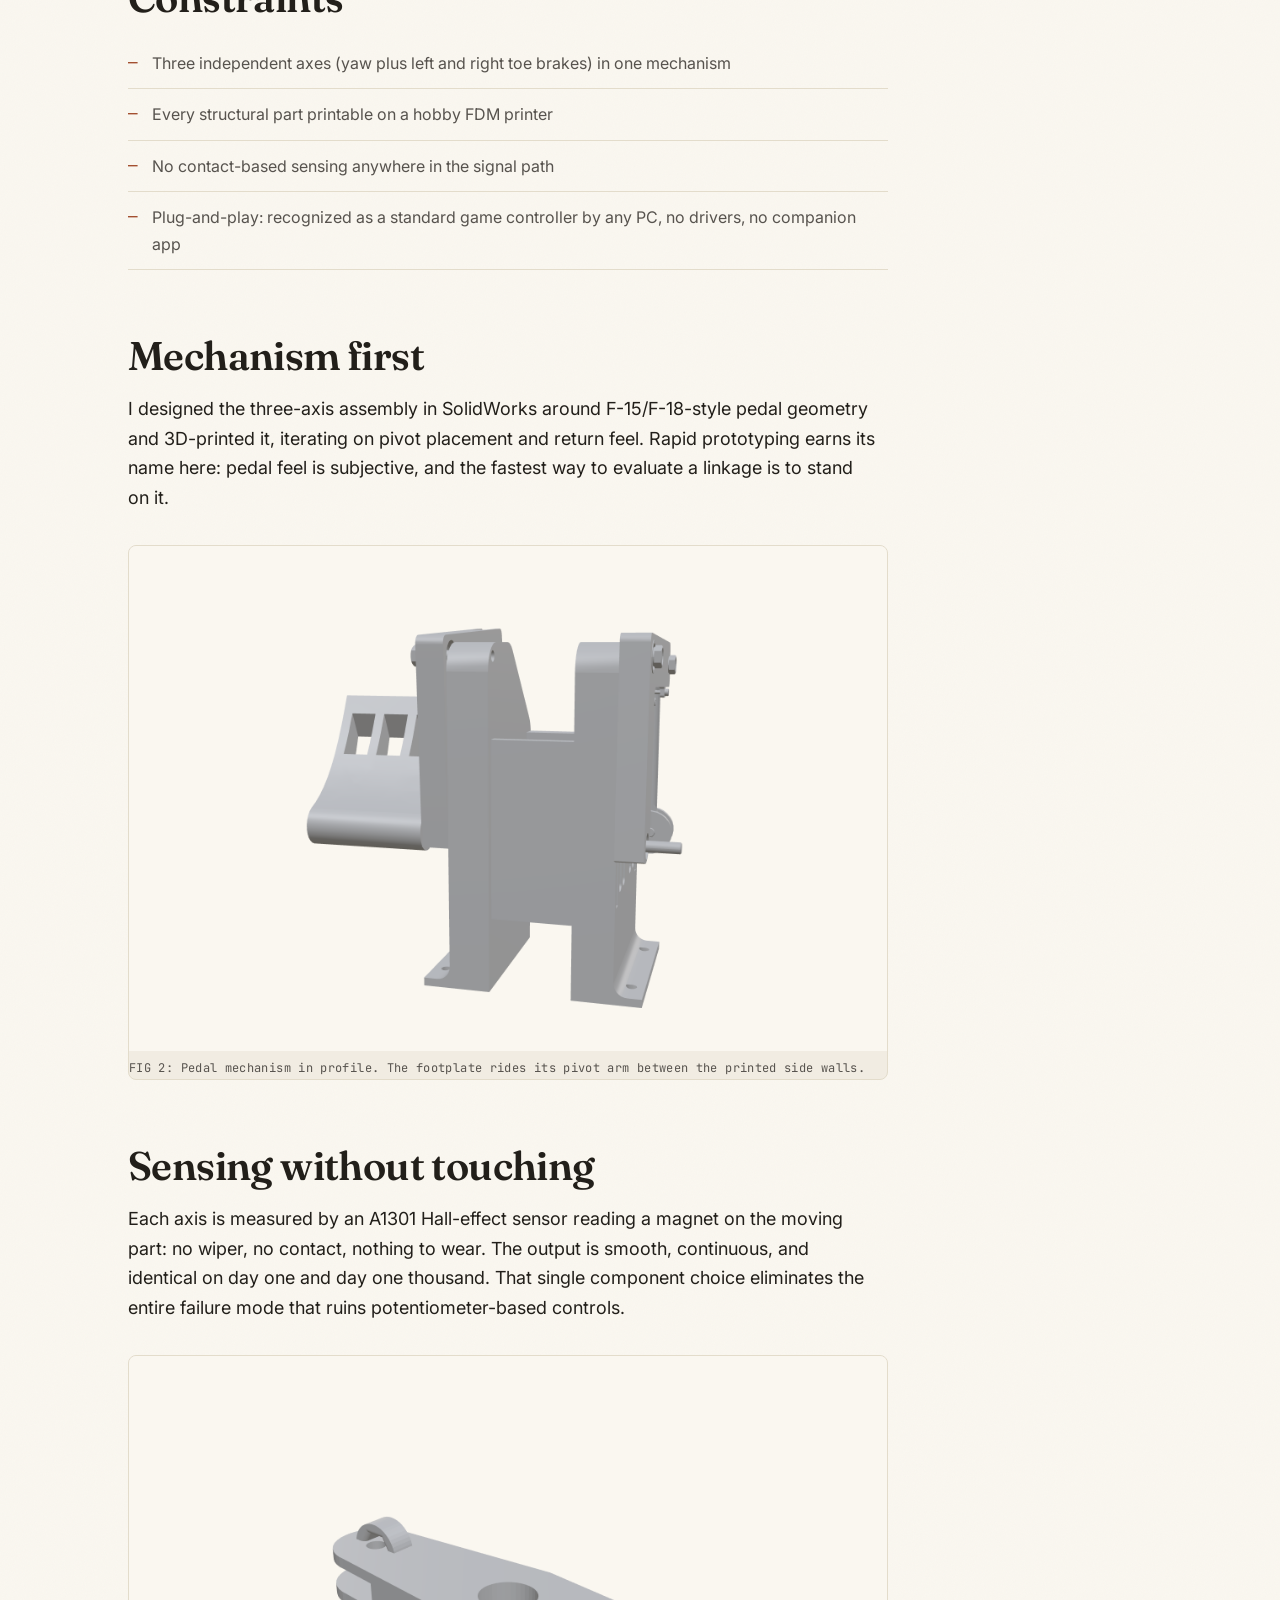
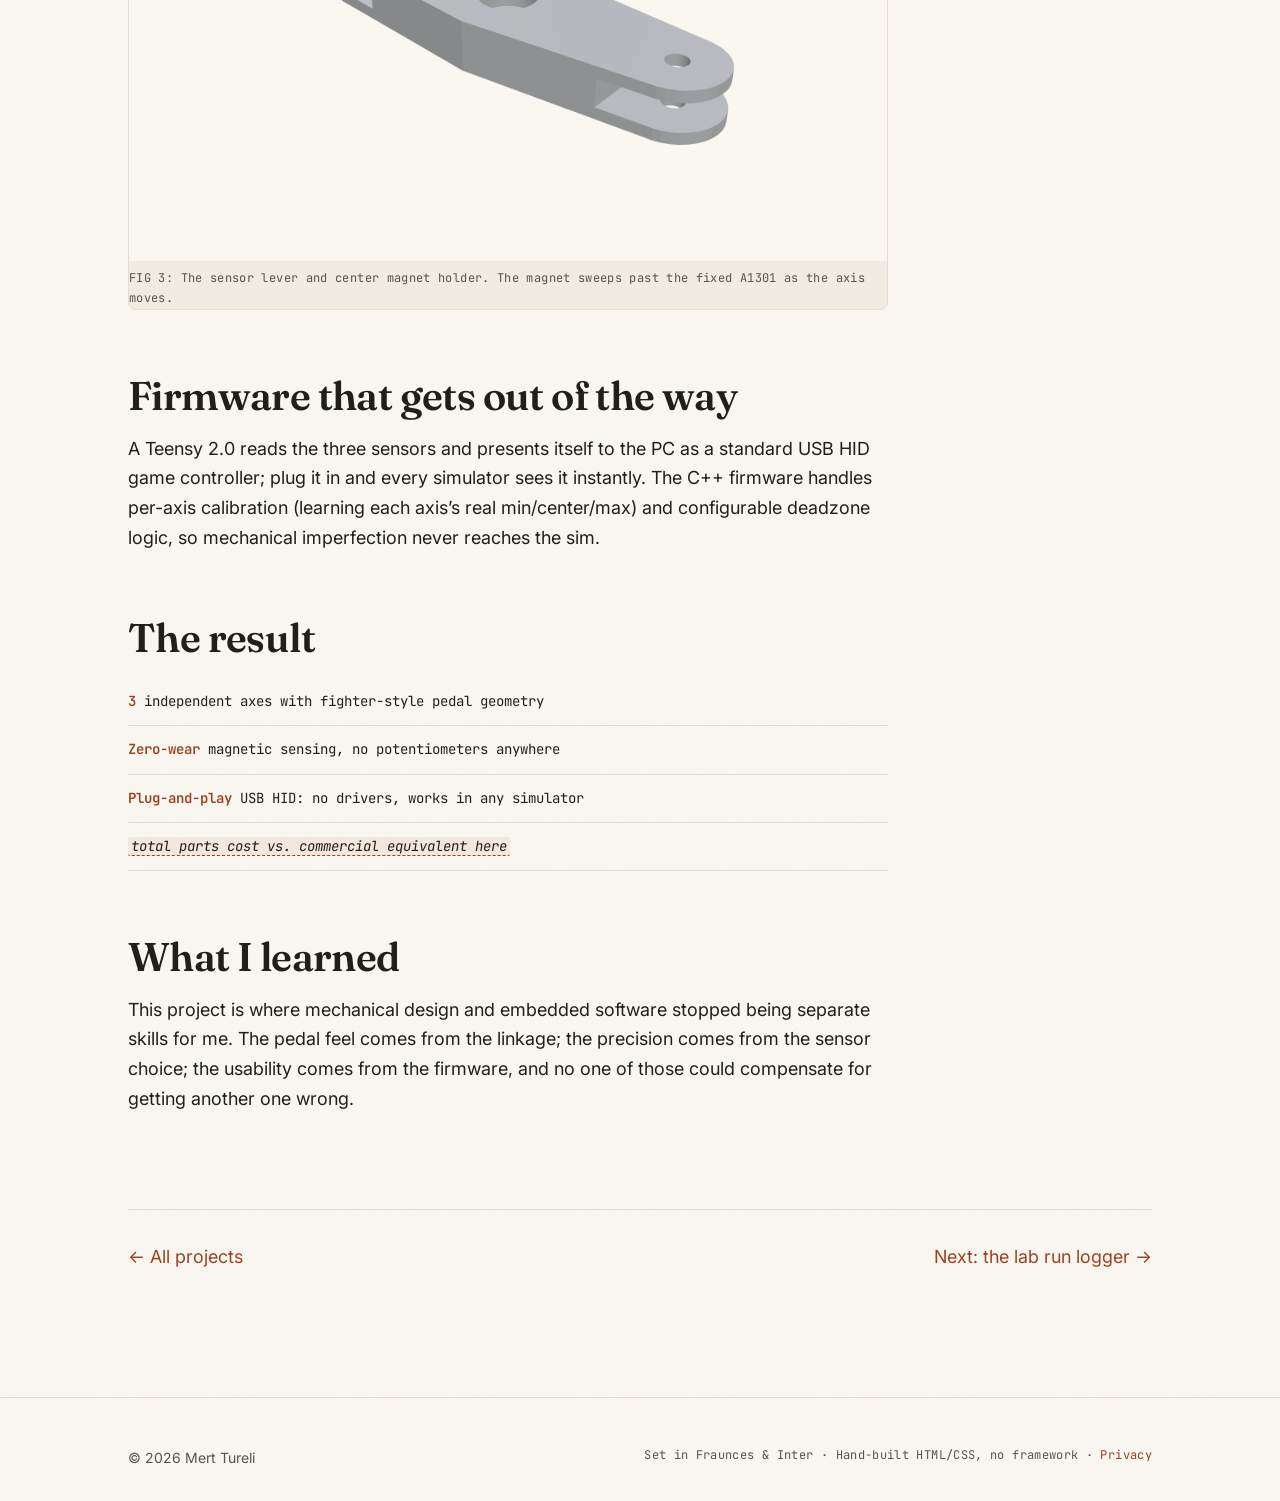
<file: projects/rudder-pedals.html>
<!DOCTYPE html>
<html lang="en">
<head>
  <meta charset="UTF-8">
  <meta name="viewport" content="width=device-width, initial-scale=1.0">
  <title>Flight-Sim Rudder Pedals · Mert Tureli</title>
  <meta name="description" content="Case study: 3-axis F-15/F-18-style flight simulator rudder pedals with friction-free Hall-effect sensing and custom C++ USB-HID firmware.">
  <link rel="icon" href="data:image/svg+xml,%3Csvg xmlns='http://www.w3.org/2000/svg' viewBox='0 0 64 64'%3E%3Crect width='64' height='64' rx='12' fill='%239C4221'/%3E%3Ctext x='32' y='43' text-anchor='middle' font-family='Georgia,serif' font-size='26' font-weight='600' fill='%23FAF7F0'%3EMT%3C/text%3E%3C/svg%3E">
  <link rel="preconnect" href="https://fonts.googleapis.com">
  <link rel="preconnect" href="https://fonts.gstatic.com" crossorigin>
  <link href="https://fonts.googleapis.com/css2?family=Fraunces:opsz,wght@9..144,400..700&family=Inter:wght@400;500;600&family=JetBrains+Mono:wght@400;500&display=swap" rel="stylesheet">
  <link rel="stylesheet" href="../css/style.css">
</head>
<body>

<header class="site-header">
  <div class="container">
    <a class="wordmark" href="../index.html">Mert Tureli</a>
    <nav class="site-nav" aria-label="Main">
      <a href="../index.html#projects">Projects</a>
      <a href="../index.html#experience" class="hide-mobile">Experience</a>
      <a href="../assets/Mert-Tureli-Resume.pdf">Resume</a>
      <a href="../index.html#contact">Contact</a>
    </nav>
  </div>
</header>

<main class="container case-hero">
  <span class="label">Case study · Personal project</span>
  <h1>Rudder pedals that feel like the jet</h1>
  <p class="intro">I fly ultralights, and consumer sim pedals never felt right: short throw, toy-like centering, and potentiometers that get jittery with wear. So I built my own: F-15/F-18-style geometry, three axes, magnetic sensing that can’t wear out, and firmware any PC recognizes without drivers.</p>

  <figure class="project-media">
    <img src="../assets/img/pedals-hero.png" alt="CAD render of the rudder pedal assembly: curved slotted footplate on its pivot arm between printed side walls" width="1800" height="1200">
  </figure>

  <table class="title-block">
    <tr>
      <th>Role</th><td>Design, print, wiring, and firmware (solo)</td>
      <th>Type</th><td>Personal project</td>
    </tr>
    <tr>
      <th>Tools</th><td>SolidWorks · FDM 3D printing · Teensy 2.0 · A1301 Hall-effect sensors · C++</td>
      <th>Timeline</th><td>2026</td>
    </tr>
    <tr>
      <th>Result</th><td>3-axis plug-and-play USB HID controller</td>
      <th>Status</th><td>In daily use at my sim</td>
    </tr>
  </table>

  <div class="case-body">
    <h2>The problem</h2>
    <p>Rudder pedals do three jobs at once: yaw through the sliding pedal motion, plus independent left and right toe brakes. Consumer hardware compresses all of that into short, springy travel measured by potentiometers, which drift, jitter, and eventually wear out. I wanted fighter-style pedal geometry with sensing that stays clean for the life of the hardware.</p>

    <h2>Constraints</h2>
    <ul class="constraints">
      <li>Three independent axes (yaw plus left and right toe brakes) in one mechanism</li>
      <li>Every structural part printable on a hobby FDM printer</li>
      <li>No contact-based sensing anywhere in the signal path</li>
      <li>Plug-and-play: recognized as a standard game controller by any PC, no drivers, no companion app</li>
    </ul>

    <h2>Mechanism first</h2>
    <p>I designed the three-axis assembly in SolidWorks around F-15/F-18-style pedal geometry and 3D-printed it, iterating on pivot placement and return feel. Rapid prototyping earns its name here: pedal feel is subjective, and the fastest way to evaluate a linkage is to stand on it.</p>

    <figure class="project-media">
      <img src="../assets/img/pedals-profile.png" alt="Side profile CAD render of the pedal mechanism showing the pivot geometry" width="1800" height="1200" loading="lazy">
      <figcaption>FIG 2: Pedal mechanism in profile. The footplate rides its pivot arm between the printed side walls.</figcaption>
    </figure>

    <h2>Sensing without touching</h2>
    <p>Each axis is measured by an A1301 Hall-effect sensor reading a magnet on the moving part: no wiper, no contact, nothing to wear. The output is smooth, continuous, and identical on day one and day one thousand. That single component choice eliminates the entire failure mode that ruins potentiometer-based controls.</p>

    <figure class="project-media">
      <img src="../assets/img/pedals-sensor.png" alt="CAD render of the sensor lever and center magnet holder parts" width="1800" height="1200" loading="lazy">
      <figcaption>FIG 3: The sensor lever and center magnet holder. The magnet sweeps past the fixed A1301 as the axis moves.</figcaption>
    </figure>

    <h2>Firmware that gets out of the way</h2>
    <p>A Teensy 2.0 reads the three sensors and presents itself to the PC as a standard USB HID game controller; plug it in and every simulator sees it instantly. The C++ firmware handles per-axis calibration (learning each axis’s real min/center/max) and configurable deadzone logic, so mechanical imperfection never reaches the sim.</p>

    <h2>The result</h2>
    <ul class="results-list">
      <li><strong>3</strong> independent axes with fighter-style pedal geometry</li>
      <li><strong>Zero-wear</strong> magnetic sensing, no potentiometers anywhere</li>
      <li><strong>Plug-and-play</strong> USB HID: no drivers, works in any simulator</li>
      <li><span class="fill" title="Fill in - see PROJECT_INTAKE.md">total parts cost vs. commercial equivalent here</span></li>
    </ul>

    <h2>What I learned</h2>
    <p>This project is where mechanical design and embedded software stopped being separate skills for me. The pedal feel comes from the linkage; the precision comes from the sensor choice; the usability comes from the firmware, and no one of those could compensate for getting another one wrong.</p>
  </div>

  <nav class="case-nav">
    <a href="../index.html#projects">← All projects</a>
    <a href="lab-logger.html">Next: the lab run logger <span class="arrow">→</span></a>
  </nav>
</main>

<footer class="site-footer">
  <div class="container">
    <span>© 2026 Mert Tureli</span>
    <span class="colophon">Set in Fraunces &amp; Inter · Hand-built HTML/CSS, no framework · <a href="../privacy.html">Privacy</a></span>
  </div>
</footer>

<script src="../js/analytics-config.js"></script>
<script src="../js/main.js"></script>
<script src="../js/track.js"></script>
<script src="../js/clarity.js"></script>
<script data-goatcounter="https://merttureli.goatcounter.com/count" async src="//gc.zgo.at/count.js"></script>
</body>
</html>
</file>
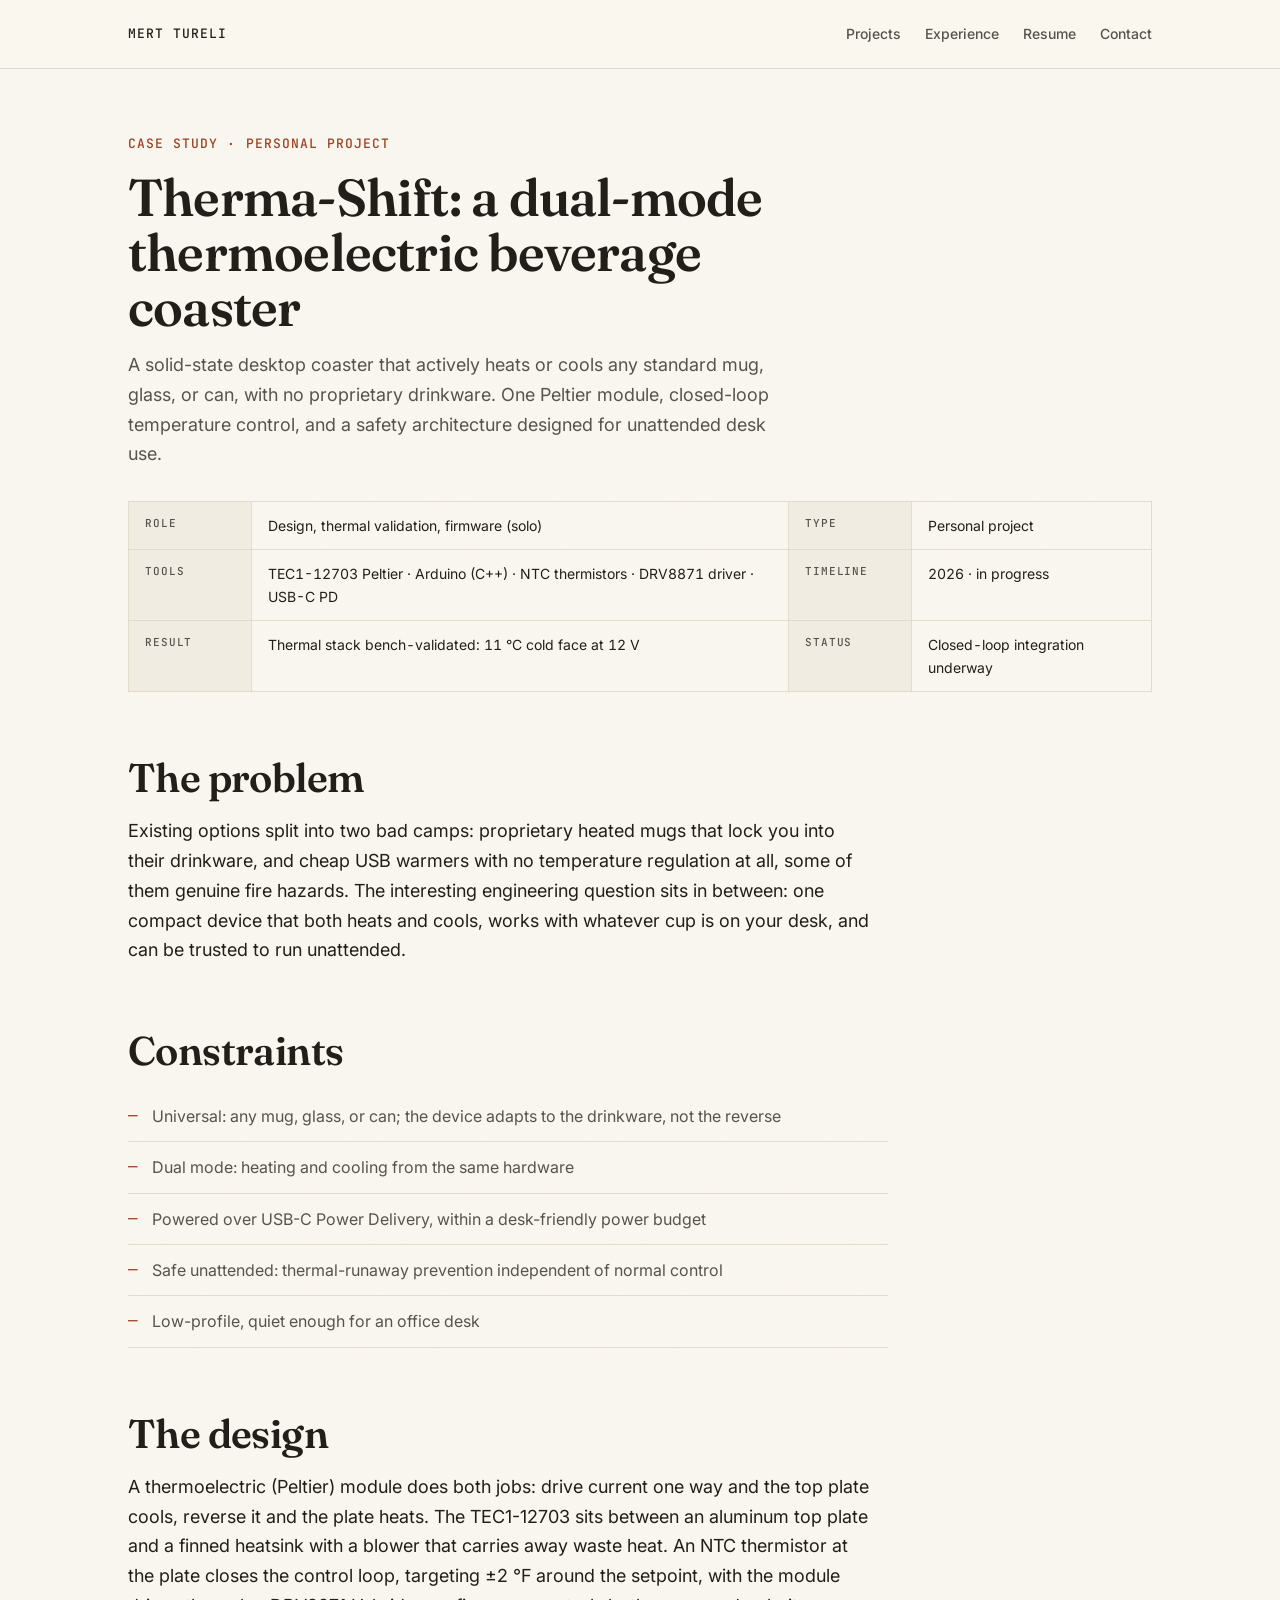
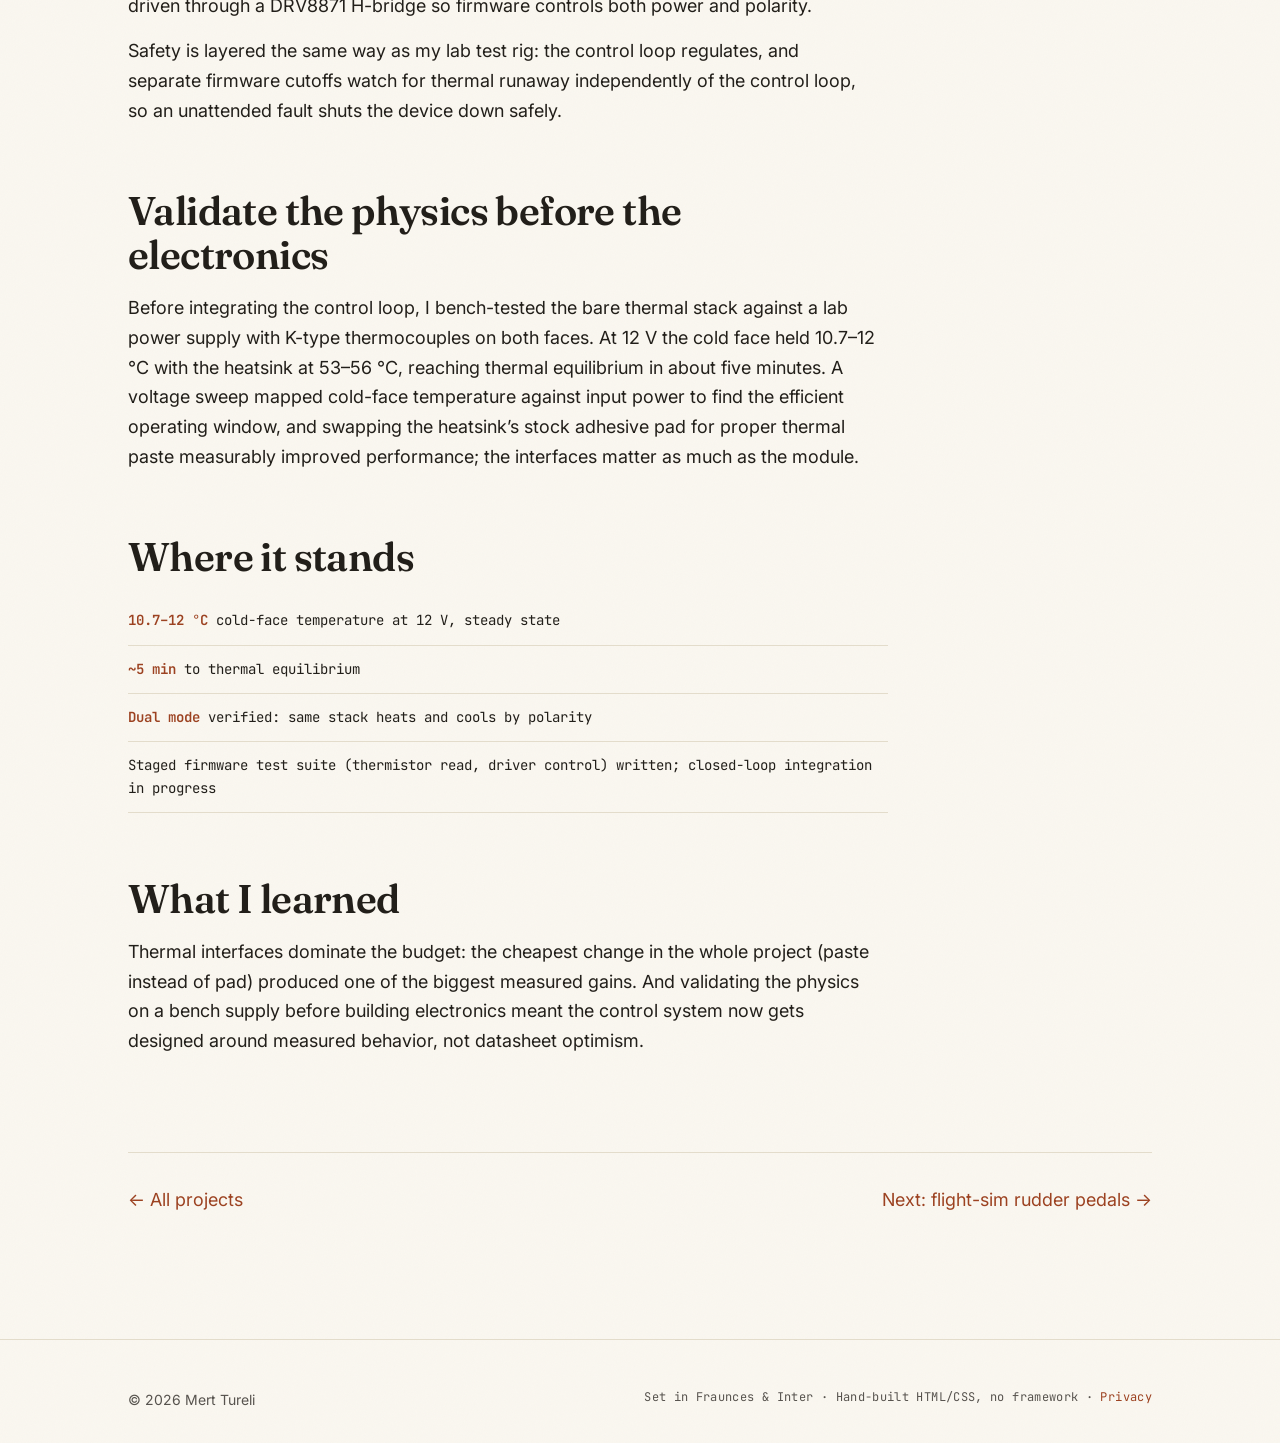
<file: projects/therma-shift.html>
<!DOCTYPE html>
<html lang="en">
<head>
  <meta charset="UTF-8">
  <meta name="viewport" content="width=device-width, initial-scale=1.0">
  <title>Therma-Shift · Mert Tureli</title>
  <meta name="description" content="Case study: a dual-mode thermoelectric beverage coaster with closed-loop temperature control; Peltier thermal stack bench-validated to an 11 °C cold face at 12 V.">
  <link rel="icon" href="data:image/svg+xml,%3Csvg xmlns='http://www.w3.org/2000/svg' viewBox='0 0 64 64'%3E%3Crect width='64' height='64' rx='12' fill='%239C4221'/%3E%3Ctext x='32' y='43' text-anchor='middle' font-family='Georgia,serif' font-size='26' font-weight='600' fill='%23FAF7F0'%3EMT%3C/text%3E%3C/svg%3E">
  <link rel="preconnect" href="https://fonts.googleapis.com">
  <link rel="preconnect" href="https://fonts.gstatic.com" crossorigin>
  <link href="https://fonts.googleapis.com/css2?family=Fraunces:opsz,wght@9..144,400..700&family=Inter:wght@400;500;600&family=JetBrains+Mono:wght@400;500&display=swap" rel="stylesheet">
  <link rel="stylesheet" href="../css/style.css">
</head>
<body>

<header class="site-header">
  <div class="container">
    <a class="wordmark" href="../index.html">Mert Tureli</a>
    <nav class="site-nav" aria-label="Main">
      <a href="../index.html#projects">Projects</a>
      <a href="../index.html#experience" class="hide-mobile">Experience</a>
      <a href="../assets/Mert-Tureli-Resume.pdf">Resume</a>
      <a href="../index.html#contact">Contact</a>
    </nav>
  </div>
</header>

<main class="container case-hero">
  <span class="label">Case study · Personal project</span>
  <h1>Therma-Shift: a dual-mode thermoelectric beverage coaster</h1>
  <p class="intro">A solid-state desktop coaster that actively heats or cools any standard mug, glass, or can, with no proprietary drinkware. One Peltier module, closed-loop temperature control, and a safety architecture designed for unattended desk use.</p>

  <table class="title-block">
    <tr>
      <th>Role</th><td>Design, thermal validation, firmware (solo)</td>
      <th>Type</th><td>Personal project</td>
    </tr>
    <tr>
      <th>Tools</th><td>TEC1-12703 Peltier · Arduino (C++) · NTC thermistors · DRV8871 driver · USB-C PD</td>
      <th>Timeline</th><td>2026 · in progress</td>
    </tr>
    <tr>
      <th>Result</th><td>Thermal stack bench-validated: 11 °C cold face at 12 V</td>
      <th>Status</th><td>Closed-loop integration underway</td>
    </tr>
  </table>

  <div class="case-body">
    <h2>The problem</h2>
    <p>Existing options split into two bad camps: proprietary heated mugs that lock you into their drinkware, and cheap USB warmers with no temperature regulation at all, some of them genuine fire hazards. The interesting engineering question sits in between: one compact device that both heats and cools, works with whatever cup is on your desk, and can be trusted to run unattended.</p>

    <h2>Constraints</h2>
    <ul class="constraints">
      <li>Universal: any mug, glass, or can; the device adapts to the drinkware, not the reverse</li>
      <li>Dual mode: heating and cooling from the same hardware</li>
      <li>Powered over USB-C Power Delivery, within a desk-friendly power budget</li>
      <li>Safe unattended: thermal-runaway prevention independent of normal control</li>
      <li>Low-profile, quiet enough for an office desk</li>
    </ul>

    <h2>The design</h2>
    <p>A thermoelectric (Peltier) module does both jobs: drive current one way and the top plate cools, reverse it and the plate heats. The TEC1-12703 sits between an aluminum top plate and a finned heatsink with a blower that carries away waste heat. An NTC thermistor at the plate closes the control loop, targeting ±2 °F around the setpoint, with the module driven through a DRV8871 H-bridge so firmware controls both power and polarity.</p>
    <p>Safety is layered the same way as my lab test rig: the control loop regulates, and separate firmware cutoffs watch for thermal runaway independently of the control loop, so an unattended fault shuts the device down safely.</p>

    <h2>Validate the physics before the electronics</h2>
    <p>Before integrating the control loop, I bench-tested the bare thermal stack against a lab power supply with K-type thermocouples on both faces. At 12 V the cold face held 10.7–12 °C with the heatsink at 53–56 °C, reaching thermal equilibrium in about five minutes. A voltage sweep mapped cold-face temperature against input power to find the efficient operating window, and swapping the heatsink’s stock adhesive pad for proper thermal paste measurably improved performance; the interfaces matter as much as the module.</p>

    <h2>Where it stands</h2>
    <ul class="results-list">
      <li><strong>10.7–12 °C</strong> cold-face temperature at 12 V, steady state</li>
      <li><strong>~5 min</strong> to thermal equilibrium</li>
      <li><strong>Dual mode</strong> verified: same stack heats and cools by polarity</li>
      <li>Staged firmware test suite (thermistor read, driver control) written; closed-loop integration in progress</li>
    </ul>

    <h2>What I learned</h2>
    <p>Thermal interfaces dominate the budget: the cheapest change in the whole project (paste instead of pad) produced one of the biggest measured gains. And validating the physics on a bench supply before building electronics meant the control system now gets designed around measured behavior, not datasheet optimism.</p>
  </div>

  <nav class="case-nav">
    <a href="../index.html#projects">← All projects</a>
    <a href="rudder-pedals.html">Next: flight-sim rudder pedals <span class="arrow">→</span></a>
  </nav>
</main>

<footer class="site-footer">
  <div class="container">
    <span>© 2026 Mert Tureli</span>
    <span class="colophon">Set in Fraunces &amp; Inter · Hand-built HTML/CSS, no framework · <a href="../privacy.html">Privacy</a></span>
  </div>
</footer>

<script src="../js/analytics-config.js"></script>
<script src="../js/main.js"></script>
<script src="../js/track.js"></script>
<script src="../js/clarity.js"></script>
<script data-goatcounter="https://merttureli.goatcounter.com/count" async src="//gc.zgo.at/count.js"></script>
</body>
</html>
</file>
<file: css/style.css>
/* ============================================================
   MERT TURELI — PORTFOLIO
   Design system: "Drafting Paper" (warm editorial)
   Type: Fraunces (display) · Inter (body) · JetBrains Mono (labels)
   All color pairs verified WCAG AA (4.5:1+) against bg & surface.
   To re-skin (e.g. business variant): change the tokens below only.
   ============================================================ */

:root {
  /* palette — drafting paper */
  --bg:            #FAF7F0;
  --surface:       #F1ECE2;
  --text:          #221F1A;
  --text-2:        #57534E;
  --accent:        #9C4221;
  --accent-hover:  #7C2D12;
  --border:        #E3DCCB;
  --grid-line:     rgba(34, 31, 26, 0.055);

  /* type */
  --font-display: "Fraunces", Georgia, serif;
  --font-body:    "Inter", system-ui, -apple-system, sans-serif;
  --font-mono:    "JetBrains Mono", Consolas, monospace;

  --text-h1:    clamp(2.5rem, 1.2rem + 4.5vw, 4.25rem);
  --text-h2:    clamp(1.75rem, 1.3rem + 1.8vw, 2.5rem);
  --text-h3:    clamp(1.25rem, 1.1rem + 0.6vw, 1.5rem);
  --text-body:  1.125rem;
  --text-small: 0.875rem;
  --text-label: 0.8125rem;

  /* spacing (8px base) */
  --space-1: 0.25rem;  --space-2: 0.5rem;  --space-3: 0.75rem;
  --space-4: 1rem;     --space-6: 1.5rem;  --space-8: 2rem;
  --space-12: 3rem;    --space-16: 4rem;   --space-24: 6rem;

  --section-gap: clamp(4rem, 3rem + 6vw, 8rem);
  --container: 1120px;
  --radius: 8px;
}

/* ---------- base ---------- */

*, *::before, *::after { box-sizing: border-box; }

html { scroll-behavior: smooth; }

/* paper grain baked into the body background (opacity lives inside the SVG) —
   a separate fixed overlay layer stalls compositing/capture in some browsers */
body {
  margin: 0;
  background-color: var(--bg);
  background-image: url("data:image/svg+xml,%3Csvg xmlns='http://www.w3.org/2000/svg' width='240' height='240'%3E%3Cfilter id='n'%3E%3CfeTurbulence type='fractalNoise' baseFrequency='0.9' numOctaves='2'/%3E%3C/filter%3E%3Crect width='240' height='240' filter='url(%23n)' opacity='0.028'/%3E%3C/svg%3E");
  color: var(--text);
  font-family: var(--font-body);
  font-size: var(--text-body);
  line-height: 1.65;
  -webkit-font-smoothing: antialiased;
  text-rendering: optimizeLegibility;
}

::selection { background: var(--accent); color: var(--bg); }

h1, h2, h3 {
  font-family: var(--font-display);
  font-weight: 600;
  line-height: 1.1;
  letter-spacing: -0.015em;
  margin: 0 0 var(--space-4);
}
h1 { font-size: var(--text-h1); line-height: 1.05; }
h2 { font-size: var(--text-h2); }
h3 { font-size: var(--text-h3); line-height: 1.3; }

p { margin: 0 0 var(--space-4); max-width: 68ch; }

img, svg.ph { max-width: 100%; height: auto; display: block; }

a {
  color: var(--accent);
  text-decoration: none;
  background-image: linear-gradient(currentColor, currentColor);
  background-repeat: no-repeat;
  background-size: 0% 1px;
  background-position: 0 100%;
  transition: background-size 200ms ease-out, color 150ms ease-out;
}
a:hover { color: var(--accent-hover); background-size: 100% 1px; }

:focus-visible {
  outline: 2px solid var(--accent);
  outline-offset: 3px;
  border-radius: 2px;
}

.container {
  max-width: var(--container);
  margin-inline: auto;
  padding-inline: clamp(1.25rem, 4vw, 3rem);
}

section { padding-block: calc(var(--section-gap) / 2); }

/* mono section labels — drawing sheet numbers */
.label {
  font-family: var(--font-mono);
  font-size: var(--text-label);
  font-weight: 500;
  text-transform: uppercase;
  letter-spacing: 0.08em;
  color: var(--accent);
  display: block;
  margin-bottom: var(--space-4);
}

.meta-row {
  font-family: var(--font-mono);
  font-size: var(--text-label);
  text-transform: uppercase;
  letter-spacing: 0.08em;
  color: var(--text-2);
  display: flex;
  flex-wrap: wrap;
  gap: var(--space-2) var(--space-4);
}

/* arrow nudge */
.arrow { display: inline-block; transition: transform 150ms ease-out; }
a:hover .arrow { transform: translateX(4px); }

/* fill-in placeholder — replace via PROJECT_INTAKE.md */
.fill {
  background: rgba(156, 66, 33, 0.08);
  border-bottom: 1px dashed var(--accent);
  padding: 0 0.2em;
  border-radius: 2px;
  font-style: italic;
  cursor: help;
}

/* ---------- header ---------- */

.site-header {
  position: sticky;
  top: 0;
  z-index: 100;
  background: color-mix(in srgb, var(--bg) 88%, transparent);
  backdrop-filter: blur(8px);
  border-bottom: 1px solid var(--border);
}
.site-header .container {
  display: flex;
  align-items: center;
  justify-content: space-between;
  height: 68px;
}
.wordmark {
  font-family: var(--font-mono);
  font-size: var(--text-label);
  font-weight: 500;
  letter-spacing: 0.08em;
  text-transform: uppercase;
  color: var(--text);
}
.site-nav { display: flex; gap: var(--space-6); }
.site-nav a {
  color: var(--text-2);
  font-size: var(--text-small);
  font-weight: 500;
}
.site-nav a:hover { color: var(--accent-hover); }

/* ---------- hero ---------- */

.hero {
  position: relative;
  padding-block: clamp(5rem, 12vh, 9rem) clamp(4rem, 10vh, 7rem);
  overflow: hidden;
}
.hero::before {
  content: "";
  position: absolute;
  inset: 0;
  background-image:
    linear-gradient(var(--grid-line) 1px, transparent 1px),
    linear-gradient(90deg, var(--grid-line) 1px, transparent 1px);
  background-size: 32px 32px;
  -webkit-mask-image: radial-gradient(ellipse 90% 80% at 30% 20%, black 30%, transparent 75%);
  mask-image: radial-gradient(ellipse 90% 80% at 30% 20%, black 30%, transparent 75%);
  pointer-events: none;
}
.hero .container { position: relative; }
.hero h1 { max-width: 18ch; }
.hero .intro { max-width: 52ch; color: var(--text-2); margin-top: var(--space-6); }
.hero .hero-sub {
  font-family: var(--font-mono);
  font-size: var(--text-label);
  font-weight: 500;
  text-transform: uppercase;
  letter-spacing: 0.08em;
  color: var(--accent);
  margin: var(--space-3) 0 0;
}
.hero .bio { font-size: 1rem; max-width: 58ch; margin-top: var(--space-4); }
.hero .meta-row { margin-top: var(--space-8); }
.hero-actions { display: flex; flex-wrap: wrap; gap: var(--space-4); margin-top: var(--space-8); }

/* hand-drawn underline — use exactly once */
.scribbled { position: relative; white-space: nowrap; }
.scribbled svg {
  position: absolute;
  left: -2%;
  bottom: -0.18em;
  width: 104%;
  height: 0.28em;
  color: var(--accent);
  overflow: visible;
}
.scribbled svg path {
  stroke-dasharray: 220;
  stroke-dashoffset: 220;
  animation: draw-in 700ms ease-out 400ms forwards;
}
@keyframes draw-in { to { stroke-dashoffset: 0; } }

/* ---------- buttons ---------- */

.btn {
  display: inline-flex;
  align-items: center;
  gap: var(--space-2);
  font-family: var(--font-body);
  font-size: var(--text-small);
  font-weight: 600;
  padding: 0.75rem 1.375rem;
  border-radius: var(--radius);
  border: 1px solid var(--accent);
  background: var(--accent);
  color: var(--bg);
  background-image: none;
  transition: background-color 150ms ease-out, border-color 150ms ease-out,
              color 150ms ease-out, transform 150ms ease-out;
}
.btn:hover { background: var(--accent-hover); border-color: var(--accent-hover); color: var(--bg); transform: translateY(-1px); }
.btn.ghost { background: transparent; color: var(--accent); }
.btn.ghost:hover { background: var(--accent); color: var(--bg); }

/* ---------- featured projects — editorial rows ---------- */

.project-rows { display: flex; flex-direction: column; gap: var(--space-16); }

.project-row {
  display: grid;
  grid-template-columns: 7fr 5fr;
  gap: var(--space-8);
  align-items: center;
}
.project-row:nth-child(even) .project-media { order: 2; }

.project-media {
  border: 1px solid var(--border);
  border-radius: var(--radius);
  overflow: hidden;
  background: var(--surface);
  transition: border-color 200ms ease-out, transform 200ms ease-out, box-shadow 200ms ease-out;
}
.project-row:hover .project-media {
  border-color: var(--accent);
  transform: translateY(-2px);
  box-shadow: 0 12px 32px -16px rgba(34, 31, 26, 0.25);
}

.project-body .label { margin-bottom: var(--space-2); }
.project-body h3 { margin-bottom: var(--space-3); }
.project-body p { color: var(--text-2); font-size: 1rem; }

.tags { display: flex; flex-wrap: wrap; gap: var(--space-2); margin: var(--space-4) 0; padding: 0; list-style: none; }
.tags li {
  font-family: var(--font-mono);
  font-size: 0.75rem;
  letter-spacing: 0.04em;
  color: var(--text-2);
  background: var(--surface);
  border: 1px solid var(--border);
  border-radius: 4px;
  padding: 0.2rem 0.55rem;
}

.metric {
  font-family: var(--font-mono);
  font-size: var(--text-small);
  color: var(--text);
  font-variant-numeric: tabular-nums;
  display: block;
  margin-bottom: var(--space-3);
}
.metric strong { color: var(--accent); font-weight: 600; }

/* ---------- spec cards — image-free project media ---------- */

.spec-card {
  aspect-ratio: 3 / 2;
  display: flex;
  flex-direction: column;
  justify-content: space-between;
  padding: var(--space-6);
  background-color: var(--surface);
  background-image:
    linear-gradient(var(--grid-line) 1px, transparent 1px),
    linear-gradient(90deg, var(--grid-line) 1px, transparent 1px);
  background-size: 24px 24px;
  color: var(--text);
}
.spec-card .sc-label {
  font-family: var(--font-mono);
  font-size: 0.6875rem;
  font-weight: 500;
  letter-spacing: 0.08em;
  text-transform: uppercase;
  color: var(--accent);
  display: flex;
  justify-content: space-between;
  gap: var(--space-2);
}
.spec-card .sc-label span:last-child { color: var(--text-2); }
.spec-card .sc-stats {
  display: grid;
  grid-template-columns: 1fr 1fr;
  gap: var(--space-4) var(--space-6);
}
.spec-card .sc-stat strong {
  font-family: var(--font-display);
  font-size: clamp(1.4rem, 1rem + 1.4vw, 2rem);
  font-weight: 600;
  line-height: 1.1;
  display: block;
  letter-spacing: -0.01em;
}
.spec-card .sc-stat small {
  font-family: var(--font-mono);
  font-size: 0.6875rem;
  letter-spacing: 0.04em;
  text-transform: uppercase;
  color: var(--text-2);
  display: block;
  margin-top: 0.2rem;
}
.spec-card .sc-foot {
  border-top: 1px solid var(--border);
  padding-top: var(--space-3);
  font-family: var(--font-mono);
  font-size: 0.6875rem;
  letter-spacing: 0.06em;
  text-transform: uppercase;
  color: var(--text-2);
}

/* ---------- more projects — table-like list ---------- */

.more-list { list-style: none; margin: 0; padding: 0; border-top: 1px solid var(--border); }
.more-list li { border-bottom: 1px solid var(--border); }
.more-list a, .more-list .row {
  display: grid;
  grid-template-columns: minmax(0, 5fr) minmax(0, 5fr) 2fr;
  gap: var(--space-4);
  align-items: baseline;
  padding: var(--space-4) var(--space-2);
  color: var(--text);
  background-image: none;
  transition: background-color 150ms ease-out;
}
.more-list a:hover { background-color: var(--surface); color: var(--text); }
.more-list .title { font-weight: 600; font-size: 1rem; }
.more-list .desc { color: var(--text-2); font-size: var(--text-small); }
.more-list .year {
  font-family: var(--font-mono);
  font-size: var(--text-label);
  color: var(--text-2);
  text-align: right;
  font-variant-numeric: tabular-nums;
}

/* ---------- experience ---------- */

.xp-list { list-style: none; margin: 0; padding: 0; display: flex; flex-direction: column; }
.xp {
  display: grid;
  grid-template-columns: 3rem minmax(0, 4fr) minmax(0, 7fr);
  gap: var(--space-4);
  padding: var(--space-6) 0;
  border-top: 1px solid var(--border);
}
.xp-num {
  font-family: var(--font-mono);
  font-size: var(--text-label);
  color: var(--accent);
  padding-top: 0.3rem;
}
.xp h3 { font-family: var(--font-body); font-size: 1.0625rem; font-weight: 600; margin-bottom: var(--space-1); }
.xp .org { color: var(--text-2); font-size: var(--text-small); }
.xp .dates {
  font-family: var(--font-mono);
  font-size: 0.75rem;
  letter-spacing: 0.04em;
  color: var(--text-2);
  display: block;
  margin-top: var(--space-2);
}
.xp ul { margin: 0; padding-left: 1.1rem; color: var(--text-2); font-size: 1rem; }
.xp ul li { margin-bottom: var(--space-2); }

/* ---------- skills ---------- */

.skills-grid {
  display: grid;
  grid-template-columns: repeat(auto-fit, minmax(220px, 1fr));
  gap: var(--space-8);
}
.skills-grid h3 {
  font-family: var(--font-mono);
  font-size: var(--text-label);
  font-weight: 500;
  text-transform: uppercase;
  letter-spacing: 0.08em;
  color: var(--text-2);
  margin-bottom: var(--space-3);
}

/* ---------- about ---------- */

.about-grid {
  display: grid;
  grid-template-columns: 7fr 4fr;
  gap: var(--space-12);
  align-items: start;
}
.about-grid .project-media { max-width: 380px; }

/* ---------- contact ---------- */

.contact { text-align: left; }
.contact .big-link {
  font-family: var(--font-display);
  font-size: var(--text-h2);
  font-weight: 600;
  letter-spacing: -0.01em;
}

/* ---------- footer ---------- */

.site-footer {
  border-top: 1px solid var(--border);
  margin-top: var(--section-gap);
  padding: var(--space-12) 0 var(--space-8);
  color: var(--text-2);
  font-size: var(--text-small);
}
.site-footer .container { display: flex; flex-wrap: wrap; justify-content: space-between; gap: var(--space-4); }
.colophon { font-family: var(--font-mono); font-size: 0.75rem; letter-spacing: 0.03em; }

/* ---------- case study pages ---------- */

.case-hero { padding-top: var(--space-16); }
.case-hero h1 { max-width: 22ch; font-size: clamp(2rem, 1.2rem + 3vw, 3.25rem); }
.case-hero .intro { color: var(--text-2); max-width: 60ch; }

/* engineering drawing title block */
.title-block {
  width: 100%;
  border-collapse: collapse;
  margin: var(--space-8) 0;
  font-size: var(--text-small);
}
.title-block th, .title-block td {
  border: 1px solid var(--border);
  padding: var(--space-3) var(--space-4);
  text-align: left;
  vertical-align: top;
}
.title-block th {
  font-family: var(--font-mono);
  font-size: 0.6875rem;
  font-weight: 500;
  letter-spacing: 0.08em;
  text-transform: uppercase;
  color: var(--text-2);
  background: var(--surface);
  width: 12%;
  white-space: nowrap;
}
.title-block td { font-variant-numeric: tabular-nums; }

.case-body { max-width: 760px; }
.case-body h2 { margin-top: var(--space-16); }
.case-body figure { margin: var(--space-8) 0; }
.case-body figcaption {
  font-family: var(--font-mono);
  font-size: 0.75rem;
  letter-spacing: 0.03em;
  color: var(--text-2);
  margin-top: var(--space-2);
}
.case-body .project-media:hover { transform: none; border-color: var(--border); box-shadow: none; }

.constraints { list-style: none; padding: 0; }
.constraints li {
  padding: var(--space-3) 0 var(--space-3) var(--space-6);
  border-bottom: 1px solid var(--border);
  color: var(--text-2);
  font-size: 1rem;
  position: relative;
}
.constraints li::before {
  content: "—";
  position: absolute;
  left: 0;
  color: var(--accent);
  font-family: var(--font-mono);
}

.results-list { list-style: none; padding: 0; }
.results-list li {
  font-family: var(--font-mono);
  font-size: var(--text-small);
  font-variant-numeric: tabular-nums;
  padding: var(--space-3) 0;
  border-bottom: 1px solid var(--border);
}
.results-list strong { color: var(--accent); font-weight: 600; }

.case-nav {
  margin-top: var(--space-24);
  padding-top: var(--space-8);
  border-top: 1px solid var(--border);
  display: flex;
  justify-content: space-between;
  gap: var(--space-4);
}

/* ---------- reveal on scroll ---------- */

.reveal { opacity: 0; transform: translateY(8px); transition: opacity 350ms ease-out, transform 350ms ease-out; }
.reveal.in { opacity: 1; transform: none; }

/* ---------- responsive ---------- */

@media (max-width: 900px) {
  .project-row, .about-grid { grid-template-columns: 1fr; }
  .project-row:nth-child(even) .project-media { order: 0; }
  .xp { grid-template-columns: 2.5rem 1fr; }
  .xp .xp-role { grid-column: 2; }
  .xp ul { grid-column: 2; }
}

@media (max-width: 640px) {
  .site-nav { gap: var(--space-4); }
  .site-nav a.hide-mobile { display: none; }
  .more-list a, .more-list .row { grid-template-columns: 1fr auto; }
  .more-list .desc { display: none; }
  .case-nav { flex-direction: column; }
}

/* ---------- reduced motion ---------- */

@media (prefers-reduced-motion: reduce) {
  * { animation: none !important; transition-duration: 0.01ms !important; }
  html { scroll-behavior: auto; }
  .reveal { opacity: 1; transform: none; }
  .scribbled svg path { stroke-dashoffset: 0; }
}

/* Recommendation quote (About section) */
.rec-quote {
  border-left: 2px solid var(--accent);
  padding-left: var(--space-6);
  margin: var(--space-6) 0;
}
.rec-quote p { font-style: italic; }
.rec-quote cite {
  display: block;
  margin-top: var(--space-4);
  font-style: normal;
  font-size: 0.9rem;
  color: var(--accent);
}
</file>
